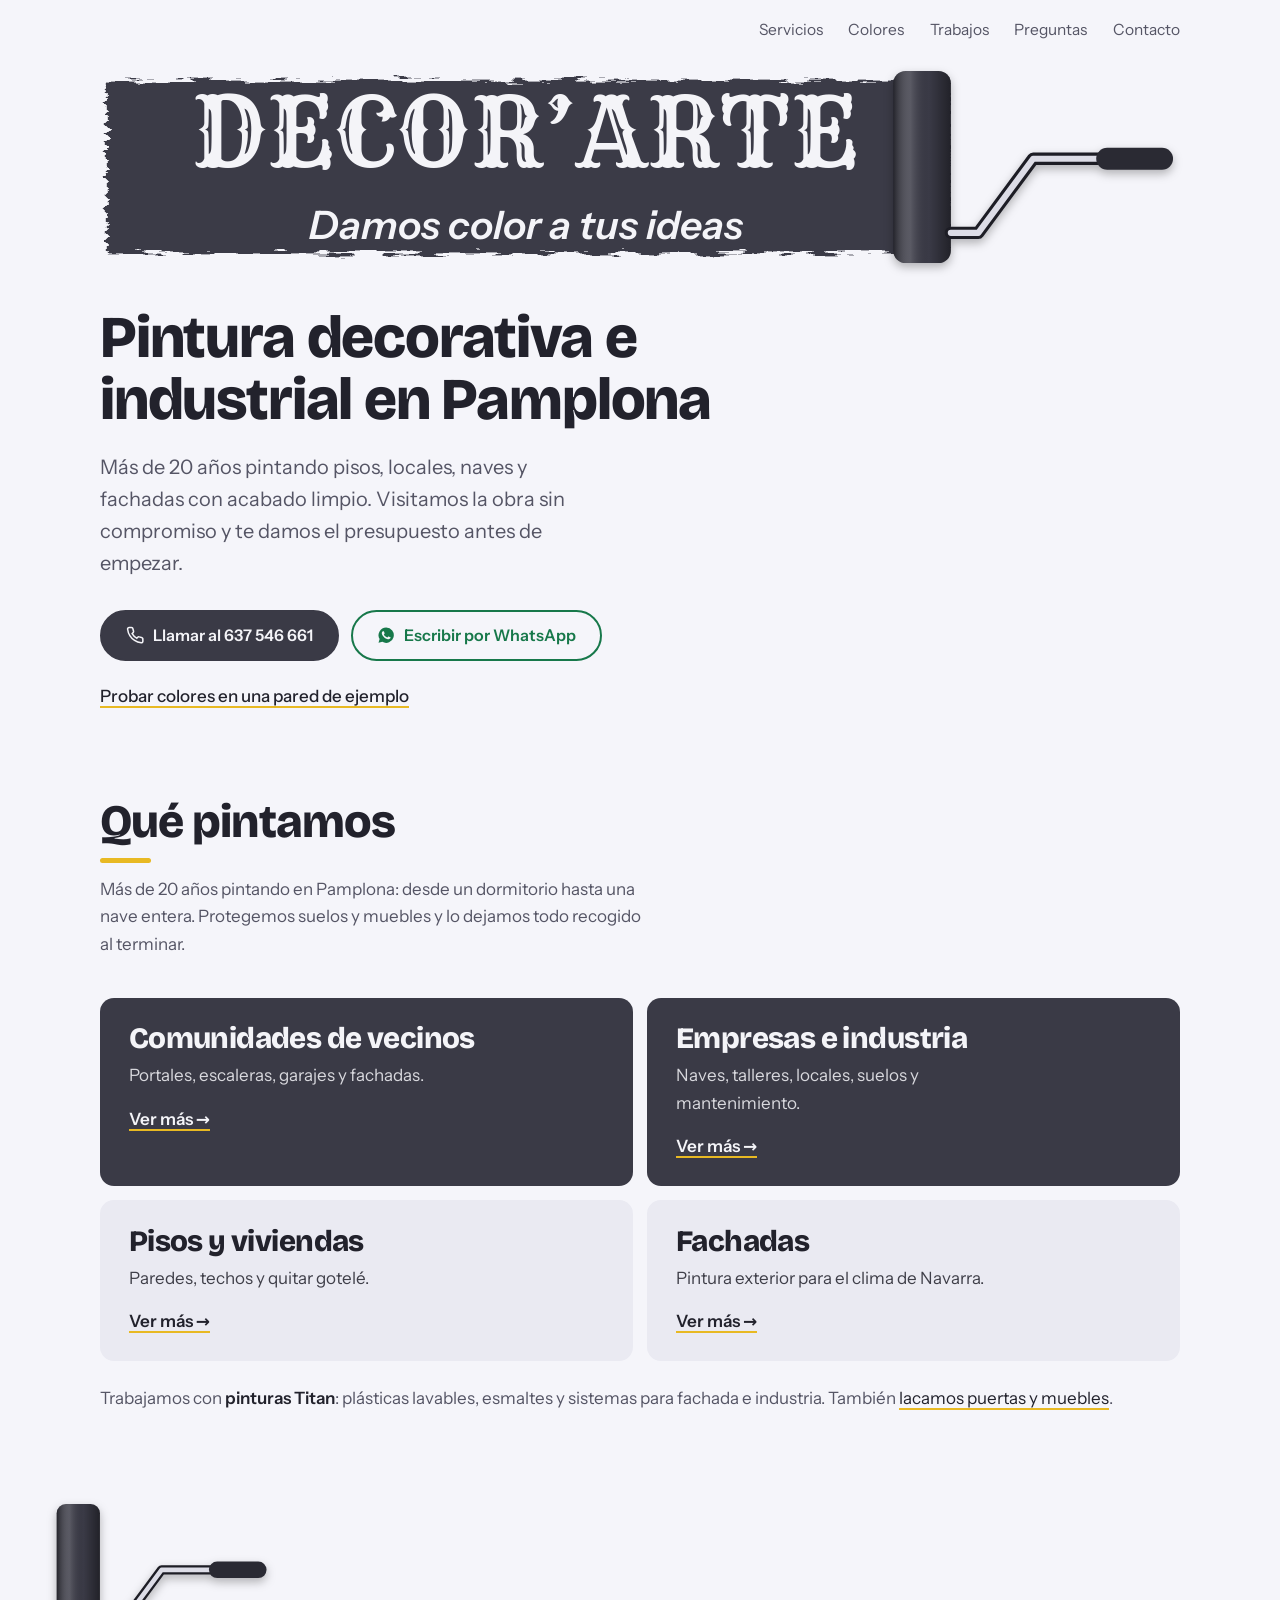
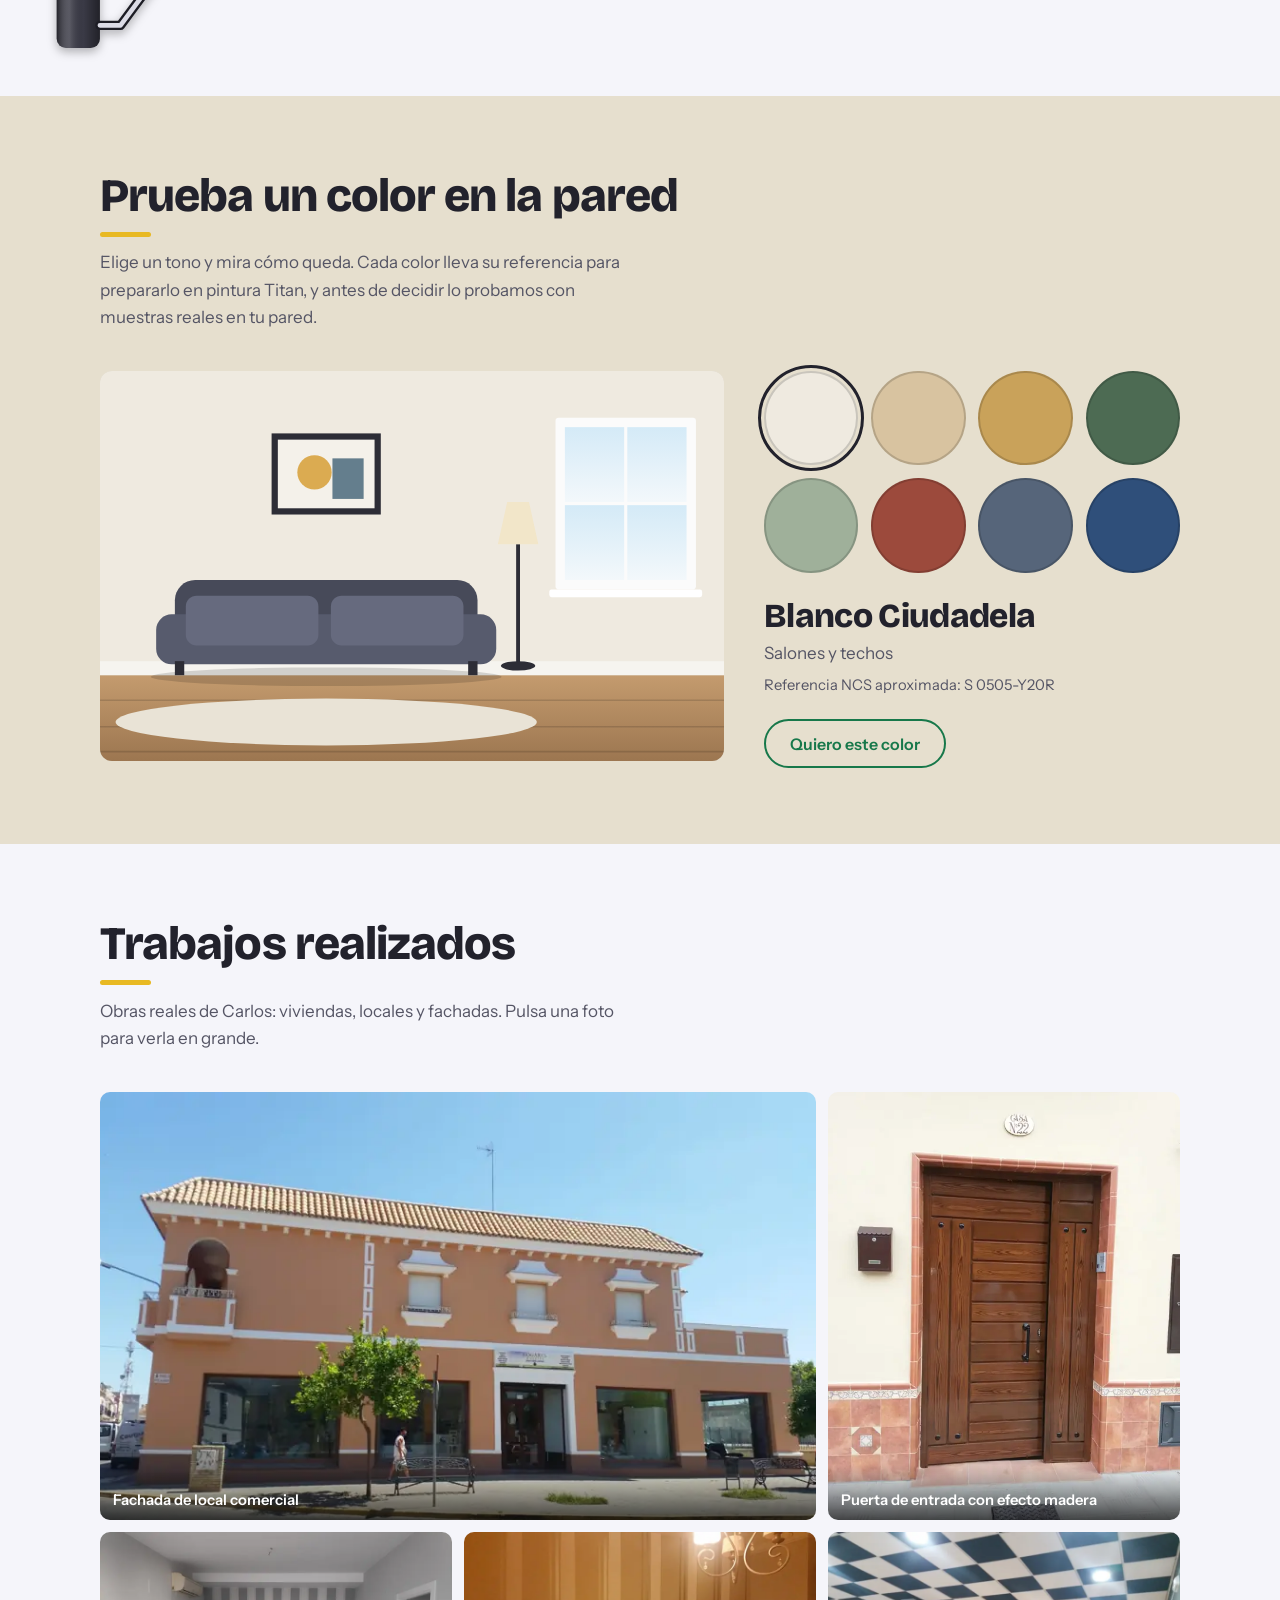
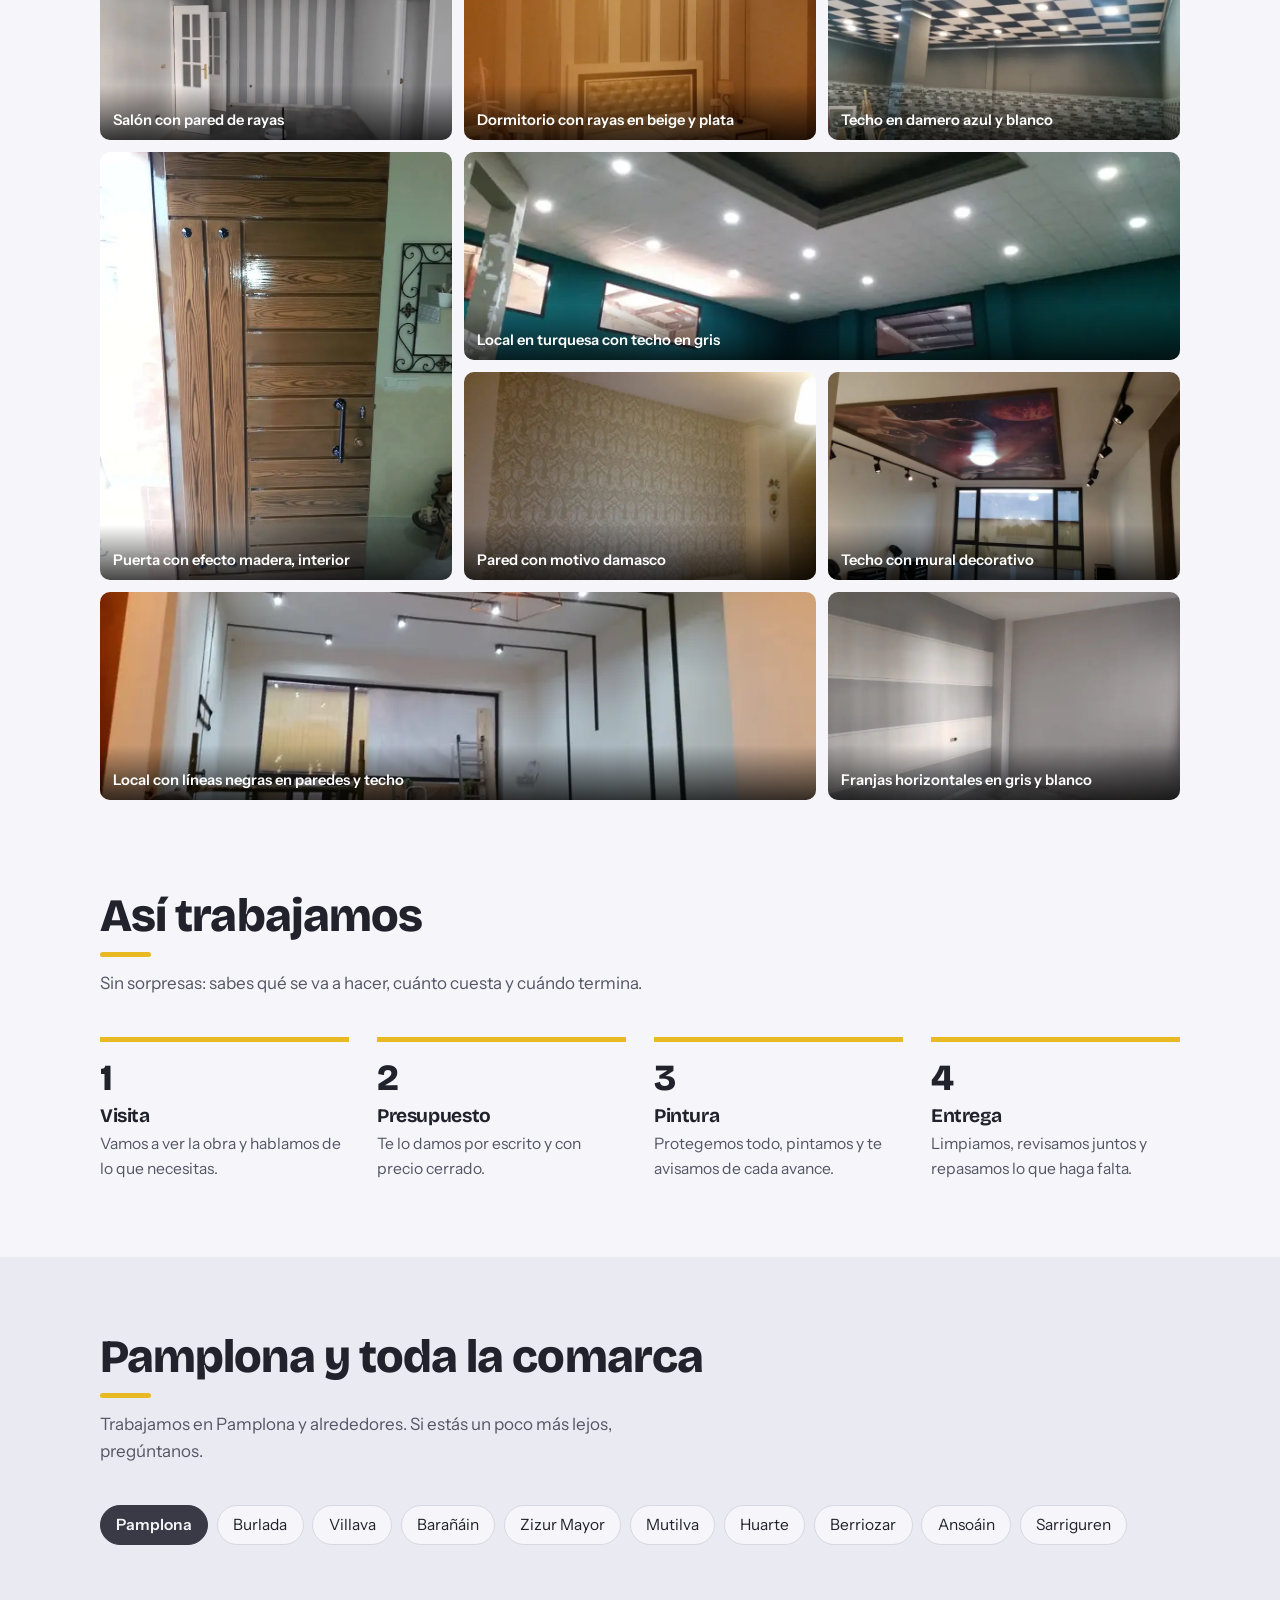
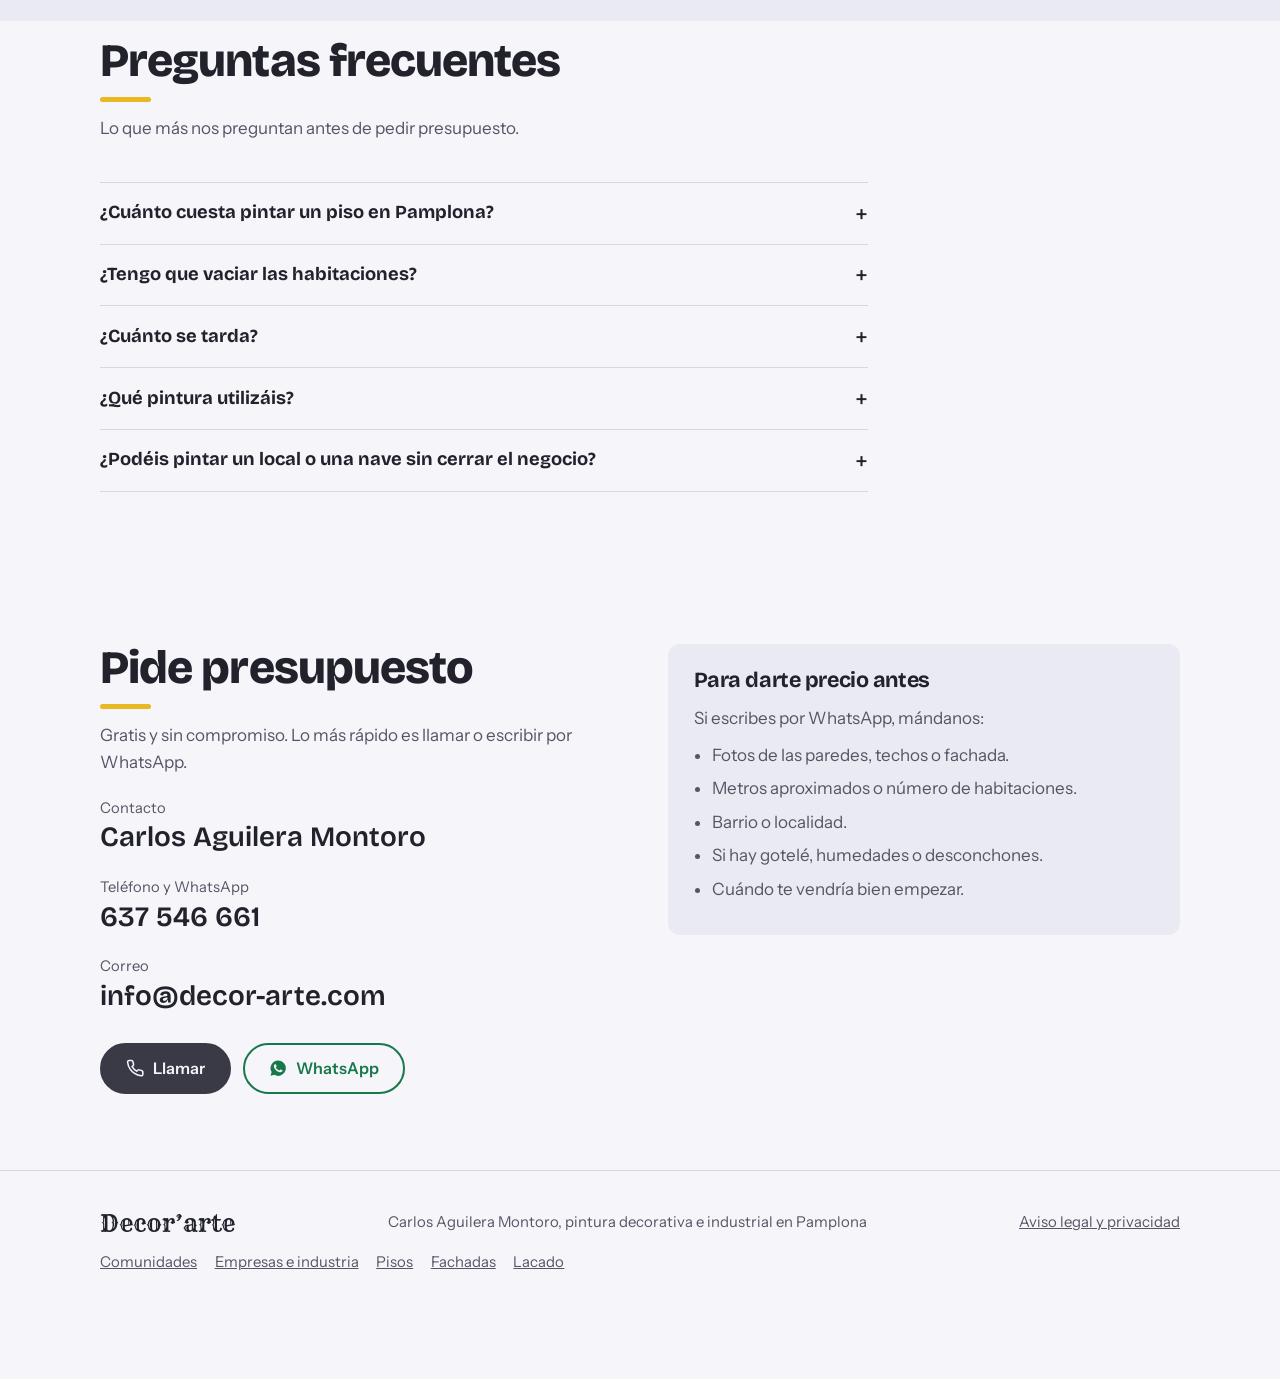
<file: index.html>
<!DOCTYPE html>
<html lang="es">
<head>
<meta charset="utf-8">
<meta http-equiv="Content-Security-Policy" content="default-src 'self'; script-src 'self' 'unsafe-inline' https://static.cloudflareinsights.com; style-src 'self' 'unsafe-inline'; img-src 'self' data:; font-src 'self'; connect-src 'self' https://cloudflareinsights.com; object-src 'none'; base-uri 'self'; form-action 'self' mailto:">
<meta name="viewport" content="width=device-width, initial-scale=1, viewport-fit=cover">
<title>Decor’arte · Pintores en Pamplona · Pintura decorativa e industrial</title>
<meta name="description" content="Pintura decorativa e industrial en Pamplona y comarca. Pisos, locales, naves y fachadas. Llama al 637 546 661 y pide presupuesto sin compromiso.">
<link rel="canonical" href="https://decor-arte.com/">
<meta property="og:url" content="https://decor-arte.com/">
<meta property="og:type" content="website">
<meta property="og:title" content="Decor’arte · Pintura decorativa e industrial en Pamplona">
<meta property="og:description" content="Damos color a tus ideas. Pisos, locales, naves y fachadas en Pamplona y comarca. Presupuesto sin compromiso: 637 546 661.">
<meta property="og:locale" content="es_ES">
<meta property="og:site_name" content="Decor’arte">
<meta property="og:image" content="https://decor-arte.com/og-image.png">
<meta property="og:image:width" content="1200">
<meta property="og:image:height" content="630">
<meta property="og:image:alt" content="Decor’arte, pintura decorativa e industrial en Pamplona. Damos color a tus ideas.">
<meta name="twitter:card" content="summary_large_image">
<link rel="icon" type="image/svg+xml" href="/favicon.svg">
<link rel="icon" href="/favicon.ico" sizes="48x48">
<link rel="icon" type="image/png" sizes="32x32" href="/favicon-32.png">
<link rel="icon" type="image/png" sizes="192x192" href="/icon-192.png">
<link rel="apple-touch-icon" href="/apple-touch-icon.png">
<meta name="theme-color" content="#3a3a46">
<script>document.documentElement.classList.add('js')</script>
<link rel="preload" href="/fuentes/bricolage-grotesque-normal.woff2" as="font" type="font/woff2" crossorigin>
<style>
@font-face { font-family: 'Bricolage Grotesque'; font-style: normal; font-weight: 400 800; font-stretch: 100%; font-display: swap; src: url(/fuentes/bricolage-grotesque-normal.woff2) format('woff2'); unicode-range: U+0000-00FF, U+0131, U+0152-0153, U+02BB-02BC, U+02C6, U+02DA, U+02DC, U+0304, U+0308, U+0329, U+2000-206F, U+20AC, U+2122, U+2191, U+2193, U+2212, U+2215, U+FEFF, U+FFFD; }
@font-face { font-family: 'Instrument Sans'; font-style: italic; font-weight: 600; font-stretch: 100%; font-display: swap; src: url(/fuentes/instrument-sans-italic.woff2) format('woff2'); unicode-range: U+0000-00FF, U+0131, U+0152-0153, U+02BB-02BC, U+02C6, U+02DA, U+02DC, U+0304, U+0308, U+0329, U+2000-206F, U+20AC, U+2122, U+2191, U+2193, U+2212, U+2215, U+FEFF, U+FFFD; }
@font-face { font-family: 'Instrument Sans'; font-style: normal; font-weight: 400; font-stretch: 100%; font-display: swap; src: url(/fuentes/instrument-sans-normal.woff2) format('woff2'); unicode-range: U+0000-00FF, U+0131, U+0152-0153, U+02BB-02BC, U+02C6, U+02DA, U+02DC, U+0304, U+0308, U+0329, U+2000-206F, U+20AC, U+2122, U+2191, U+2193, U+2212, U+2215, U+FEFF, U+FFFD; }
@font-face { font-family: 'Instrument Sans'; font-style: normal; font-weight: 500; font-stretch: 100%; font-display: swap; src: url(/fuentes/instrument-sans-normal.woff2) format('woff2'); unicode-range: U+0000-00FF, U+0131, U+0152-0153, U+02BB-02BC, U+02C6, U+02DA, U+02DC, U+0304, U+0308, U+0329, U+2000-206F, U+20AC, U+2122, U+2191, U+2193, U+2212, U+2215, U+FEFF, U+FFFD; }
@font-face { font-family: 'Instrument Sans'; font-style: normal; font-weight: 600; font-stretch: 100%; font-display: swap; src: url(/fuentes/instrument-sans-normal.woff2) format('woff2'); unicode-range: U+0000-00FF, U+0131, U+0152-0153, U+02BB-02BC, U+02C6, U+02DA, U+02DC, U+0304, U+0308, U+0329, U+2000-206F, U+20AC, U+2122, U+2191, U+2193, U+2212, U+2215, U+FEFF, U+FFFD; }
@font-face { font-family: 'Rye'; font-style: normal; font-weight: 400; font-display: swap; src: url(/fuentes/rye-normal.woff2) format('woff2'); unicode-range: U+0000-00FF, U+0131, U+0152-0153, U+02BB-02BC, U+02C6, U+02DA, U+02DC, U+0304, U+0308, U+0329, U+2000-206F, U+20AC, U+2122, U+2191, U+2193, U+2212, U+2215, U+FEFF, U+FFFD; }
</style>
<script type="application/ld+json">
{
  "@context": "https://schema.org",
  "@type": "HousePainter",
  "name": "Decor’arte",
  "url": "https://decor-arte.com/",
  "image": "https://decor-arte.com/og-image.png",
  "logo": "https://decor-arte.com/icon-512.png",
  "slogan": "Damos color a tus ideas",
  "description": "Trabajos de pintura decorativa e industrial en Pamplona y comarca.",
  "founder": { "@type": "Person", "name": "Carlos Aguilera Montoro" },
  "telephone": "+34637546661",
  "email": "info@decor-arte.com",
  "address": { "@type": "PostalAddress", "addressLocality": "Pamplona", "addressRegion": "Navarra", "addressCountry": "ES" },
  "areaServed": ["Pamplona","Burlada","Villava","Barañáin","Zizur Mayor","Mutilva","Huarte","Berriozar","Ansoáin","Sarriguren"]
}
</script>
<style>
:root{
  --paper:#f5f5fa; --paper-2:#eaeaf2; --sand:#e6dfce;
  --ink:#22222c; --ink-soft:#555565; --line:#d8d8e3;
  --band:#3a3a46; --band-ink:#f4f4f8;
  --green:#17784a; --focus:#2f5fe0; --accent:#e8b923;
  box-sizing:border-box;
  padding-top:env(safe-area-inset-top,0px);
  padding-bottom:env(safe-area-inset-bottom,0px);
  color-scheme:light;
}
@media (prefers-color-scheme: dark){
  :root:not([data-theme="light"]){
    --paper:#16161c; --paper-2:#1f1f27; --sand:#23222a;
    --ink:#ececf2; --ink-soft:#a8a8b8; --line:#33333f;
    --band:#4c4c5e; --band-ink:#f6f6fa;
    --green:#3cc88a; --focus:#ffd24a;
    color-scheme:dark;
  }
}
:root[data-theme="dark"]{
  --paper:#16161c; --paper-2:#1f1f27; --sand:#23222a;
  --ink:#ececf2; --ink-soft:#a8a8b8; --line:#33333f;
  --band:#4c4c5e; --band-ink:#f6f6fa;
  --green:#3cc88a; --focus:#ffd24a;
  color-scheme:dark;
}
html{scroll-padding-top:env(safe-area-inset-top,0px);scroll-behavior:smooth}
*,*::before,*::after{box-sizing:border-box}
body{margin:0;background:var(--paper);color:var(--ink);font:400 1.0625rem/1.6 "Instrument Sans",system-ui,-apple-system,"Segoe UI",sans-serif;-webkit-font-smoothing:antialiased}
h1,h2,h3{font-family:"Bricolage Grotesque","Instrument Sans",system-ui,sans-serif;margin:0;line-height:1.05;letter-spacing:-.02em}
p{margin:0}
a{color:inherit}
:focus-visible{outline:3px solid var(--focus);outline-offset:3px;border-radius:4px}
.wrap{max-width:70rem;margin:0 auto;padding-inline:1.25rem}
.vh{position:absolute;width:1px;height:1px;overflow:hidden;clip:rect(0 0 0 0);white-space:nowrap}

/* Cabecera */
.top{display:flex;align-items:center;justify-content:space-between;gap:1.5rem;padding-block:1.1rem}
.who{font-weight:600}
.top nav{display:flex;gap:1.6rem;font-size:.97rem;margin-left:auto}
.top nav a{text-decoration:none;color:var(--ink-soft)}
.top nav a:hover{color:var(--ink)}
.tel{font-weight:600;text-decoration:none;border-bottom:2px solid var(--accent)}
@media (max-width:760px){header{display:none}.hero{padding-top:1.5rem}}
.minibar{position:fixed;top:0;left:0;right:0;z-index:30;padding-top:env(safe-area-inset-top,0px);background:var(--paper);border-bottom:1px solid var(--line);transform:translateY(-105%);transition:transform .3s ease}
.minibar.on{transform:none}
.minibar .wrap{display:flex;align-items:center;justify-content:space-between;gap:1rem;padding-block:.55rem}
.mini-mark{font:400 1.35rem/1 "Rye","Rockwell",Georgia,serif;text-decoration:none}
.btn.sm{padding:.55rem 1.1rem;font-size:.95rem}
@media (min-width:761px){html{scroll-padding-top:calc(env(safe-area-inset-top,0px) + 4.5rem)}}
@media (max-width:760px){.minibar{display:none}}
@media (prefers-reduced-motion: reduce){.minibar{transition:none}}

/* Botones */
.btn{display:inline-flex;align-items:center;gap:.55rem;padding:.9rem 1.5rem;border-radius:999px;font:600 1rem/1 "Instrument Sans",system-ui,sans-serif;text-decoration:none;border:2px solid var(--band);cursor:pointer;background:transparent;color:var(--ink)}
.btn.primary{background:var(--band);color:var(--band-ink)}
.btn.wa{border-color:var(--green);color:var(--green)}
.btn svg{width:1.15em;height:1.15em;flex:none}
.ctas{display:flex;flex-wrap:wrap;gap:.75rem}

/* Rodillo reutilizable: el borde derecho del cabezal marca hasta dónde llega la pintura */
.roller{position:absolute;top:0;height:var(--rh,100%);aspect-ratio:210/140;left:calc(var(--r) * 100%);transform:translateX(-21%);pointer-events:none;z-index:3;filter:drop-shadow(0 4px 5px rgba(0,0,0,.28))}
.roller svg{display:block;width:100%;height:100%}
.stage{--r:1;--p:1;--paint:var(--band);position:relative;height:var(--h)}
.js .hero-stage,.js .scroll-stage{--r:0;--p:0}
.band{position:absolute;inset:0;container-type:inline-size;clip-path:inset(0 calc((1 - var(--p)) * 100%) 0 0)}
.band-bg{position:absolute;inset:0;width:100%;height:100%;color:var(--band)}

/* Hero */
.hero{padding:.5rem 0 4.5rem}
.hero-stage{--h:clamp(5.5rem,12vw + 3rem,12rem);margin-right:calc(var(--h) * 1.19)}
.mark{position:absolute;inset:0;display:grid;place-content:center;text-align:center;color:var(--band-ink);padding-inline:4cqw}
.mark b{display:block;font:400 11.2cqw/1 "Rye","Rockwell",Georgia,serif;letter-spacing:.01em}
.mark i{display:block;margin-top:.55em;font:italic 600 4.6cqw/1.2 "Instrument Sans",system-ui,sans-serif}
.hero-copy{margin-top:2.75rem;max-width:44rem}
.js .hero-copy{opacity:0;transition:opacity .7s ease}
.js .hero-copy.in{opacity:1}
.hero h1{font-size:clamp(2.1rem,5.4vw,3.7rem);font-weight:800;max-width:17ch}
.hero .lead{font-size:clamp(1.05rem,2vw,1.25rem);color:var(--ink-soft);max-width:38ch;margin:1.25rem 0 1.9rem}
.textlink{display:inline-block;margin-top:1.4rem;font-weight:500;text-decoration:underline;text-decoration-thickness:2px;text-underline-offset:4px;text-decoration-color:var(--accent)}

/* Secciones */
section{padding:4.75rem 0}
section h2{font-size:clamp(1.9rem,4.2vw,2.9rem);font-weight:800;margin-bottom:.8rem}
.intro{color:var(--ink-soft);max-width:50ch;margin-bottom:2.5rem}

/* Servicios */
.duo{display:grid;grid-template-columns:1fr 1fr;border-radius:14px;overflow:hidden}
.svcs{display:grid;grid-template-columns:repeat(2,minmax(0,1fr));gap:.9rem}
.svc{display:block;padding:1.6rem clamp(1.1rem,2.5vw,1.8rem);border-radius:14px;background:var(--paper-2);text-decoration:none;transition:transform .2s,box-shadow .2s}
.svc.feat{background:var(--band);color:var(--band-ink)}
.svc h3{font-size:clamp(1.35rem,2.6vw,1.85rem);font-weight:800}
.svc p{margin:.5rem 0 1rem;opacity:.85;max-width:32ch}
.svc b{font-weight:600;border-bottom:2px solid var(--accent)}
@media (hover:hover){.svc:hover{transform:translateY(-3px);box-shadow:0 10px 22px rgba(0,0,0,.18)}}
@media (max-width:640px){.svcs{grid-template-columns:1fr}}
.panel{padding:2.4rem clamp(1.25rem,3vw,2.6rem) 1.6rem}
.panel.deco{background:var(--paper-2)}
.panel.indus{background:var(--band);color:var(--band-ink)}
.panel h3{font-size:clamp(1.7rem,3vw,2.2rem);font-weight:800}
.panel>p{margin:.6rem 0 1.6rem;max-width:34ch;opacity:.85}
.panel ul{list-style:none;margin:0;padding:0}
.panel li{padding:.95rem 0;border-top:1px solid rgba(128,128,140,.4);font-weight:600}
.panel li span{display:block;font-weight:400;opacity:.78;font-size:.96rem}
@media (max-width:760px){.duo{grid-template-columns:1fr}}

/* Banda que se pinta al hacer scroll */
.bandsec{padding:1rem 0 3rem}
.scroll-stage{--h:clamp(5rem,9vw + 2rem,9rem);margin-right:calc(var(--h) * 1.19)}
.big{position:absolute;inset:0;display:grid;place-items:center;text-align:center;padding-inline:5cqw;color:var(--band-ink);font:800 clamp(1.4rem,6.4cqw,3.6rem)/1.05 "Bricolage Grotesque",system-ui,sans-serif;letter-spacing:-.02em;text-wrap:balance}

/* Probador de color */
.tester{background:var(--sand)}
.lab{display:grid;grid-template-columns:minmax(0,1.5fr) minmax(0,1fr);gap:2.5rem;align-items:start}
.room{--r:-.7;--p:0;--paint:#efeae0;--rh:78%;position:relative;aspect-ratio:8/5;overflow:hidden;border-radius:12px;background:#d9d3c6}
.wall-old,.wall-new{position:absolute;left:0;right:0;top:0;height:78%}
.wall-old{background:#efeae0}
.wall-new{background:#efeae0;clip-path:inset(0 calc((1 - var(--p)) * 100%) 0 0)}
.fixtures{position:absolute;inset:0;width:100%;height:100%}
.swatches{display:grid;grid-template-columns:repeat(4,1fr);gap:.8rem;border:0;padding:0;margin:0 0 1.6rem}
.sw{position:relative;display:block}
.sw input{position:absolute;inset:0;width:100%;height:100%;margin:0;opacity:0;cursor:pointer}
.sw span{display:block;aspect-ratio:1;border-radius:50%;background:var(--c);border:2px solid rgba(0,0,0,.16)}
.sw input:checked + span{outline:3px solid var(--ink);outline-offset:3px}
.sw input:focus-visible + span{outline:3px solid var(--focus);outline-offset:3px}
.cname{font:800 clamp(1.6rem,3vw,2.1rem)/1.1 "Bricolage Grotesque",system-ui,sans-serif;letter-spacing:-.02em}
.cuse{color:var(--ink-soft);margin:.3rem 0 1.4rem}
@media (max-width:860px){.lab{grid-template-columns:1fr;gap:1.75rem}}

/* Trabajos */
.gallery{display:grid;grid-template-columns:repeat(3,minmax(0,1fr));grid-auto-rows:13rem;grid-auto-flow:dense;gap:.75rem;margin:0;padding:0;list-style:none}
.gallery li{position:relative;margin:0;border-radius:10px;overflow:hidden;background:var(--paper-2)}
.gallery .wide{grid-column:span 2}
.gallery .tall{grid-row:span 2}
.gallery a{display:block;height:100%;color:#fff;text-decoration:none}
.gallery img{display:block;width:100%;height:100%;object-fit:cover;transition:transform .4s ease}
.gallery a:hover img{transform:scale(1.04)}
.gallery span{position:absolute;left:0;right:0;bottom:0;padding:1.6rem .8rem .65rem;font-size:.92rem;font-weight:600;line-height:1.3;background:linear-gradient(transparent,rgba(0,0,0,.72))}
@media (max-width:860px){.gallery{grid-template-columns:repeat(2,minmax(0,1fr));grid-auto-rows:11rem}}
@media (max-width:480px){.gallery{grid-auto-rows:8.5rem}.gallery span{font-size:.8rem;padding:1.2rem .55rem .5rem}}
@media (prefers-reduced-motion: reduce){.gallery img{transition:none}}
.lightbox{border:0;padding:0;background:transparent;max-width:min(96vw,1600px);max-height:96vh;color:#fff}
.lightbox::backdrop{background:rgba(10,10,14,.9)}
.lightbox img{display:block;max-width:100%;max-height:calc(96vh - 4rem);margin:0 auto;border-radius:6px}
.lightbox p{text-align:center;margin-top:.7rem;font-weight:600}
.lb-btn{position:fixed;top:50%;transform:translateY(-50%);width:3rem;height:3rem;border-radius:50%;border:0;background:rgba(255,255,255,.16);color:#fff;font-size:1.6rem;line-height:1;cursor:pointer}
.lb-prev{left:.75rem}.lb-next{right:.75rem}
.lb-close{top:1rem;right:.75rem;transform:none}

/* Proceso */
.steps{list-style:none;margin:0;padding:0;display:grid;grid-template-columns:repeat(4,1fr);gap:1.75rem;counter-reset:s}
.steps li{counter-increment:s;padding-top:1.1rem;border-top:5px solid var(--accent)}
.steps li::before{content:counter(s);display:block;font:800 2.3rem/1 "Bricolage Grotesque",system-ui,sans-serif;margin-bottom:.6rem}
.steps h3{font-size:1.2rem;font-weight:700;margin-bottom:.3rem}
.steps p{color:var(--ink-soft);font-size:.98rem}
@media (max-width:860px){.steps{grid-template-columns:repeat(2,1fr)}}
@media (max-width:480px){.steps{grid-template-columns:1fr}}

/* Zona */
.zona{background:var(--paper-2)}
.towns{display:flex;flex-wrap:wrap;gap:.55rem;margin:0;padding:0;list-style:none}
.towns li{border:1.5px solid var(--line);background:var(--paper);border-radius:999px;padding:.4rem .95rem;font-size:.97rem}
.towns li.main{background:var(--band);color:var(--band-ink);border-color:var(--band);font-weight:600}

/* Contacto */
.contact{display:grid;grid-template-columns:1fr 1fr;gap:3.5rem;align-items:start}
.contact dl{margin:0}
.contact dt{color:var(--ink-soft);font-size:.92rem;margin-top:1.3rem}
.contact dd{margin:0;font:600 clamp(1.3rem,2.6vw,1.75rem)/1.25 "Bricolage Grotesque",system-ui,sans-serif;overflow-wrap:anywhere}
.contact dd a{text-decoration:none}
.contact .ctas{margin-top:1.8rem}
form{display:grid;gap:1rem;background:var(--paper-2);padding:1.6rem;border-radius:12px}
label.f{display:grid;gap:.35rem;font-size:.93rem;font-weight:500}
input.t,select,textarea{font:inherit;color:var(--ink);background:var(--paper);border:1.5px solid var(--line);border-radius:8px;padding:.7rem .8rem;width:100%}
textarea{min-height:7rem;resize:vertical}
form .btn{justify-self:start}
@media (max-width:860px){.contact{grid-template-columns:1fr;gap:2.5rem}}

.titan{margin-top:1.5rem;color:var(--ink-soft)}
.titan b{color:var(--ink)}
.ncs{font-size:.92rem;color:var(--ink-soft);margin:-1rem 0 1.4rem}
.faq{max-width:48rem}
.faq details{border-top:1px solid var(--line);padding:1.1rem 0}
.faq details:last-of-type{border-bottom:1px solid var(--line)}
.faq summary{cursor:pointer;list-style:none;display:flex;justify-content:space-between;align-items:center;gap:1rem;font:700 1.15rem/1.3 "Bricolage Grotesque",system-ui,sans-serif}
.faq summary::-webkit-details-marker{display:none}
.faq summary::after{content:"+";flex:none;font-weight:400;font-size:1.6rem;line-height:1;transition:transform .2s}
.faq details[open] summary::after{transform:rotate(45deg)}
.faq details p{color:var(--ink-soft);margin-top:.6rem;max-width:60ch}
.tips{background:var(--paper-2);padding:1.6rem;border-radius:12px}
.tips h3{font-size:1.35rem;font-weight:700;margin-bottom:.8rem}
.tips ul{margin:0;padding-left:1.15rem;color:var(--ink-soft)}
.tips li{margin:.4rem 0}
footer{border-top:1px solid var(--line);padding:2.5rem 0 6.5rem;color:var(--ink-soft);font-size:.93rem}
.foot-links{display:flex;flex-wrap:wrap;gap:.3rem 1.1rem;flex-basis:100%;order:3}.titan a{text-decoration:underline;text-decoration-color:var(--accent);text-decoration-thickness:2px;text-underline-offset:4px;color:var(--ink)}
footer .wrap{display:flex;flex-wrap:wrap;justify-content:space-between;align-items:center;gap:1rem}
.foot-mark{font:400 1.5rem/1 "Rye","Rockwell",Georgia,serif;color:var(--ink)}

/* Barra de contacto en móvil */
.callbar{display:none}
@media (max-width:760px){
  .callbar{display:grid;grid-template-columns:1fr 1fr;gap:.6rem;position:fixed;left:0;right:0;bottom:0;z-index:20;padding:.7rem 1rem;padding-bottom:calc(.7rem + env(safe-area-inset-bottom,0px));background:var(--paper);border-top:1px solid var(--line)}
  .callbar .btn{justify-content:center;padding:.85rem}
  .callbar .btn.wa{background:var(--green);border-color:var(--green);color:#fff}
}
.js .callbar{transform:translateY(110%);transition:transform .35s cubic-bezier(.2,.7,.2,1)}
.js .callbar.on{transform:none}

/* Detalles de movimiento, discretos */
.btn{transition:transform .2s ease,box-shadow .2s ease,background-color .2s ease}
@media (hover:hover){
  .btn:hover{transform:translateY(-2px);box-shadow:0 6px 16px -6px rgba(0,0,0,.35)}
}
.btn:active{transform:translateY(0);box-shadow:none}
.top nav a{background:linear-gradient(var(--accent),var(--accent)) 0 100%/0 2px no-repeat;padding-bottom:3px;transition:background-size .25s ease,color .2s ease}
.top nav a:hover{background-size:100% 2px}
:root{interpolate-size:allow-keywords}
.faq details::details-content{block-size:0;overflow:clip;transition:block-size .35s ease,content-visibility .35s allow-discrete}
.faq details[open]::details-content{block-size:auto}
.lightbox[open]{animation:lbin .25s ease}
@keyframes lbin{from{opacity:0;transform:scale(.97)}to{opacity:1;transform:none}}

/* Aparición suave al hacer scroll (solo con JS y sin "reducir movimiento") */
.js .rv{opacity:0;transform:translateY(18px);transition:opacity .7s ease var(--d,0ms),transform .7s ease var(--d,0ms)}
.js .rv.in{opacity:1;transform:none}
.js section h2.rv::after{content:"";display:block;width:3.2rem;height:5px;margin-top:.7rem;background:var(--accent);border-radius:3px;transform:scaleX(0);transform-origin:left;transition:transform .8s ease .25s}
.js section h2.rv.in::after{transform:scaleX(1)}
@media (prefers-reduced-motion: reduce){
  html{scroll-behavior:auto}.js .hero-copy{transition:none}
  .btn,.top nav a,.callbar,.js .callbar{transition:none}
  .btn:hover{transform:none;box-shadow:none}
  .lightbox[open]{animation:none}
  .faq details::details-content{transition:none}
}
</style>
</head>
<body>

<!-- Símbolo del rodillo (inspirado en el logo de la tarjeta) -->
<svg width="0" height="0" style="position:absolute" aria-hidden="true" focusable="false">
  <defs>
    <linearGradient id="rshade" x1="0" y1="0" x2="1" y2="0">
      <stop offset="0" stop-color="#000" stop-opacity=".38"/>
      <stop offset=".3" stop-color="#fff" stop-opacity=".16"/>
      <stop offset=".62" stop-color="#000" stop-opacity="0"/>
      <stop offset="1" stop-color="#000" stop-opacity=".42"/>
    </linearGradient>
    <symbol id="roller" viewBox="0 0 210 140">
      <rect x="2" y="0" width="42" height="140" rx="9" style="fill:var(--paint,#3a3a46)"/>
      <rect x="2" y="0" width="42" height="140" rx="9" fill="url(#rshade)"/>
      <path d="M44 118 H64 L104 64 H156" fill="none" stroke="#1d1d25" stroke-width="9" stroke-linecap="round" stroke-linejoin="round"/>
      <path d="M44 118 H64 L104 64 H156" fill="none" stroke="#dcdce6" stroke-width="4.5" stroke-linecap="round" stroke-linejoin="round"/>
      <rect x="150" y="56" width="56" height="16" rx="8" fill="#2a2a33"/>
    </symbol>
    <filter id="rough" x="-3%" y="-12%" width="106%" height="124%">
      <feTurbulence type="fractalNoise" baseFrequency="0.03 0.22" numOctaves="3" seed="7" result="n"/>
      <feDisplacementMap in="SourceGraphic" in2="n" scale="18" xChannelSelector="R" yChannelSelector="G"/>
    </filter>
  </defs>
</svg>

<header>
  <div class="wrap top">
    <nav aria-label="Secciones">
      <a href="#servicios">Servicios</a>
      <a href="#colores">Colores</a>
      <a href="#trabajos">Trabajos</a>
      <a href="#preguntas">Preguntas</a>
      <a href="#contacto">Contacto</a>
    </nav>
  </div>
</header>

<div class="minibar" id="minibar" inert>
  <div class="wrap">
    <a class="mini-mark" href="#">Decor’arte</a>
    <div class="ctas">
      <a class="btn primary sm" href="tel:+34637546661">Llamar</a>
      <a class="btn wa sm" href="https://wa.me/34637546661?text=Hola%20Carlos%2C%20querr%C3%ADa%20pedir%20un%20presupuesto%20de%20pintura.">WhatsApp</a>
    </div>
  </div>
</div>

<main>
<div class="hero">
  <div class="wrap">
    <div class="stage hero-stage">
      <div class="band">
        <svg class="band-bg" viewBox="0 0 1000 200" preserveAspectRatio="none" aria-hidden="true">
          <rect x="8" y="10" width="990" height="180" fill="currentColor" filter="url(#rough)"/>
        </svg>
        <div class="mark" role="img" aria-label="Decor’arte. Damos color a tus ideas">
          <b>DECOR’ARTE</b>
          <i>Damos color a tus ideas</i>
        </div>
      </div>
      <div class="roller" aria-hidden="true"><svg viewBox="0 0 210 140"><use href="#roller"/></svg></div>
    </div>

    <div class="hero-copy">
      <h1>Pintura decorativa e industrial en Pamplona</h1>
      <p class="lead">Más de 20 años pintando pisos, locales, naves y fachadas con acabado limpio. Visitamos la obra sin compromiso y te damos el presupuesto antes de empezar.</p>
      <div class="ctas">
        <a class="btn primary" href="tel:+34637546661">
          <svg viewBox="0 0 24 24" fill="none" stroke="currentColor" stroke-width="2" aria-hidden="true"><path d="M22 16.9v3a2 2 0 0 1-2.2 2 19.8 19.8 0 0 1-8.6-3.1 19.5 19.5 0 0 1-6-6A19.8 19.8 0 0 1 2.1 4.2 2 2 0 0 1 4.1 2h3a2 2 0 0 1 2 1.7c.1 1 .4 1.9.7 2.8a2 2 0 0 1-.5 2.1L8 9.9a16 16 0 0 0 6 6l1.3-1.3a2 2 0 0 1 2.1-.4c.9.3 1.8.6 2.8.7a2 2 0 0 1 1.7 2z"/></svg>
          Llamar al 637 546 661
        </a>
        <a class="btn wa" href="https://wa.me/34637546661?text=Hola%20Carlos%2C%20querr%C3%ADa%20pedir%20un%20presupuesto%20de%20pintura.">
          <svg viewBox="0 0 24 24" fill="currentColor" aria-hidden="true"><path d="M12 2a10 10 0 0 0-8.6 15.1L2 22l5-1.3A10 10 0 1 0 12 2zm5.2 14.1c-.2.6-1.3 1.2-1.8 1.2-.5.1-1 .1-3.3-.8-2.8-1.1-4.6-4-4.7-4.2-.1-.2-1.1-1.5-1.1-2.9s.7-2 1-2.3c.2-.3.5-.3.7-.3h.5c.2 0 .4 0 .6.5l.8 2c.1.2.1.4 0 .5l-.3.5-.4.4c-.1.1-.3.3-.1.6.2.3.8 1.3 1.7 2.1 1.2 1 2.1 1.3 2.4 1.5.3.1.5.1.6-.1l.9-1c.2-.3.4-.2.6-.1l1.9.9c.3.1.5.2.5.3.1.2.1.7-.1 1.2z"/></svg>
          Escribir por WhatsApp
        </a>
      </div>
      <a class="textlink" href="#colores">Probar colores en una pared de ejemplo</a>
    </div>
  </div>
</div>

<section id="servicios" style="padding-top:1rem">
  <div class="wrap">
    <h2>Qué pintamos</h2>
    <p class="intro">Más de 20 años pintando en Pamplona: desde un dormitorio hasta una nave entera. Protegemos suelos y muebles y lo dejamos todo recogido al terminar.</p>
    <div class="svcs">
      <a class="svc feat" href="/pintores-comunidades-pamplona/"><h3>Comunidades de vecinos</h3><p>Portales, escaleras, garajes y fachadas.</p><b>Ver más →</b></a>
      <a class="svc feat" href="/pintura-industrial-empresas-pamplona/"><h3>Empresas e industria</h3><p>Naves, talleres, locales, suelos y mantenimiento.</p><b>Ver más →</b></a>
      <a class="svc" href="/pintores-pisos-pamplona/"><h3>Pisos y viviendas</h3><p>Paredes, techos y quitar gotelé.</p><b>Ver más →</b></a>
      <a class="svc" href="/pintura-fachadas-pamplona/"><h3>Fachadas</h3><p>Pintura exterior para el clima de Navarra.</p><b>Ver más →</b></a>
    </div>
    <p class="titan">Trabajamos con <b>pinturas Titan</b>: plásticas lavables, esmaltes y sistemas para fachada e industria. También <a href="/lacado-puertas-muebles-pamplona/">lacamos puertas y muebles</a>.</p>
  </div>
</section>

<div class="bandsec">
  <div class="wrap">
    <div class="stage scroll-stage">
      <div class="band">
        <svg class="band-bg" viewBox="0 0 1000 200" preserveAspectRatio="none" aria-hidden="true">
          <rect x="8" y="10" width="990" height="180" fill="currentColor" filter="url(#rough)"/>
        </svg>
        <div class="big">Damos color a tus ideas</div>
      </div>
      <div class="roller" aria-hidden="true"><svg viewBox="0 0 210 140"><use href="#roller"/></svg></div>
    </div>
  </div>
</div>

<section id="colores" class="tester">
  <div class="wrap">
    <h2>Prueba un color en la pared</h2>
    <p class="intro">Elige un tono y mira cómo queda. Cada color lleva su referencia para prepararlo en pintura Titan, y antes de decidir lo probamos con muestras reales en tu pared.</p>
    <div class="lab">
      <div class="room" id="room" role="img" aria-label="Salón de ejemplo con la pared en el color elegido">
        <div class="wall-old" id="wallOld"></div>
        <div class="wall-new" id="wallNew"></div>
        <svg class="fixtures" viewBox="0 0 800 500" aria-hidden="true">
          <defs>
            <linearGradient id="fl" x1="0" y1="0" x2="0" y2="1"><stop offset="0" stop-color="#c49b6e"/><stop offset="1" stop-color="#9c7650"/></linearGradient>
            <linearGradient id="sky" x1="0" y1="0" x2="0" y2="1"><stop offset="0" stop-color="#d4eaf7"/><stop offset="1" stop-color="#f3f8fb"/></linearGradient>
          </defs>
          <rect y="390" width="800" height="110" fill="url(#fl)"/>
          <path d="M0 422H800M0 456H800M0 488H800" stroke="#00000024" stroke-width="2"/>
          <rect y="372" width="800" height="18" fill="#f6f4ef"/>
          <ellipse cx="290" cy="450" rx="270" ry="30" fill="#e9e3d6"/>
          <rect x="584" y="60" width="180" height="220" rx="4" fill="#fbfbfb"/>
          <rect x="596" y="72" width="76" height="96" fill="url(#sky)"/><rect x="676" y="72" width="76" height="96" fill="url(#sky)"/>
          <rect x="596" y="172" width="76" height="96" fill="url(#sky)"/><rect x="676" y="172" width="76" height="96" fill="url(#sky)"/>
          <rect x="576" y="280" width="196" height="10" rx="3" fill="#fff"/>
          <rect x="220" y="80" width="140" height="104" fill="#2d2d36"/><rect x="228" y="88" width="124" height="88" fill="#f4f1ea"/>
          <circle cx="275" cy="130" r="22" fill="#d9a441" opacity=".9"/><rect x="298" y="112" width="40" height="52" fill="#4c6a7d" opacity=".85"/>
          <path d="M536 222V376" stroke="#2d2d36" stroke-width="5"/>
          <path d="M510 222 L522 168 H550 L562 222Z" fill="#f2e6c9"/>
          <ellipse cx="536" cy="378" rx="22" ry="6" fill="#2d2d36"/>
          <ellipse cx="290" cy="392" rx="225" ry="12" fill="#00000026"/>
          <rect x="96" y="268" width="388" height="92" rx="26" fill="#474a59"/>
          <rect x="72" y="312" width="436" height="64" rx="20" fill="#575b6d"/>
          <rect x="110" y="288" width="170" height="64" rx="14" fill="#666a7e"/><rect x="296" y="288" width="170" height="64" rx="14" fill="#666a7e"/>
          <rect x="96" y="372" width="12" height="18" fill="#2d2d36"/><rect x="472" y="372" width="12" height="18" fill="#2d2d36"/>
        </svg>
        <div class="roller" aria-hidden="true"><svg viewBox="0 0 210 140"><use href="#roller"/></svg></div>
      </div>

      <div>
        <fieldset class="swatches" id="swatches">
          <legend class="vh">Elige un color</legend>
        </fieldset>
        <p class="cname" id="cname" aria-live="polite">Blanco Ciudadela</p>
        <p class="cuse" id="cuse">Salones y techos</p>
        <p class="ncs" id="cncs">Referencia NCS aproximada: S 0505-Y20R</p>
        <a class="btn wa" id="cta" href="https://wa.me/34637546661">Quiero este color</a>
      </div>
    </div>
  </div>
</section>

<section id="trabajos">
  <div class="wrap">
    <h2>Trabajos realizados</h2>
    <p class="intro">Obras reales de Carlos: viviendas, locales y fachadas. Pulsa una foto para verla en grande.</p>
    <ul class="gallery" id="gallery">
      <li class="wide tall"><a href="fotos/fachada-local.webp"><img src="fotos/fachada-local-s.webp" width="800" height="450" loading="lazy" alt="Fachada de un edificio comercial pintada en terracota con molduras y recercados en blanco"><span>Fachada de local comercial</span></a></li>
      <li class="tall"><a href="fotos/puerta-madera-entrada.webp"><img src="fotos/puerta-madera-entrada-s.webp" width="600" height="800" loading="lazy" alt="Puerta de entrada pintada con efecto de veta de madera y acabado brillante"><span>Puerta de entrada con efecto madera</span></a></li>
      <li><a href="fotos/salon-rayas-gris.webp"><img src="fotos/salon-rayas-gris-s.webp" width="800" height="525" loading="lazy" alt="Salón con paredes grises y una pared de rayas verticales en gris y blanco"><span>Salón con pared de rayas</span></a></li>
      <li><a href="fotos/dormitorio-rayas-beige.webp"><img src="fotos/dormitorio-rayas-beige-s.webp" width="800" height="450" loading="lazy" alt="Dormitorio con rayas verticales pintadas en beige, blanco y plata detrás del cabecero"><span>Dormitorio con rayas en beige y plata</span></a></li>
      <li><a href="fotos/techo-damero.webp"><img src="fotos/techo-damero-s.webp" width="800" height="450" loading="lazy" alt="Local con techo de placas en damero azul y blanco y paredes en gris oscuro"><span>Techo en damero azul y blanco</span></a></li>
      <li class="tall"><a href="fotos/puerta-madera-interior.webp"><img src="fotos/puerta-madera-interior-s.webp" width="600" height="800" loading="lazy" alt="Puerta vista desde dentro, pintada con efecto de veta de madera"><span>Puerta con efecto madera, interior</span></a></li>
      <li class="wide"><a href="fotos/local-turquesa.webp"><img src="fotos/local-turquesa-s.webp" width="800" height="450" loading="lazy" alt="Local amplio con paredes turquesa y un cajón de techo en gris"><span>Local en turquesa con techo en gris</span></a></li>
      <li><a href="fotos/pared-damasco.webp"><img src="fotos/pared-damasco-s.webp" width="800" height="450" loading="lazy" alt="Pared de dormitorio con motivo damasco en tonos crema"><span>Pared con motivo damasco</span></a></li>
      <li><a href="fotos/techo-mural.webp"><img src="fotos/techo-mural-s.webp" width="800" height="450" loading="lazy" alt="Techo de un local con un mural espacial enmarcado"><span>Techo con mural decorativo</span></a></li>
      <li class="wide"><a href="fotos/local-lineas-negras.webp"><img src="fotos/local-lineas-negras-s.webp" width="800" height="450" loading="lazy" alt="Local comercial blanco con líneas negras pintadas que recorren paredes y techo"><span>Local con líneas negras en paredes y techo</span></a></li>
      <li><a href="fotos/dormitorio-rayas-horizontales.webp"><img src="fotos/dormitorio-rayas-horizontales-s.webp" width="800" height="525" loading="lazy" alt="Habitación con una pared de franjas horizontales en gris y blanco"><span>Franjas horizontales en gris y blanco</span></a></li>
    </ul>
    <dialog class="lightbox" id="lightbox" aria-label="Foto ampliada">
      <img id="lbImg" alt="">
      <p id="lbCap"></p>
      <button class="lb-btn lb-prev" id="lbPrev" type="button" aria-label="Foto anterior">‹</button>
      <button class="lb-btn lb-next" id="lbNext" type="button" aria-label="Foto siguiente">›</button>
      <button class="lb-btn lb-close" id="lbClose" type="button" aria-label="Cerrar">×</button>
    </dialog>
  </div>
</section>

<section id="como" style="padding-top:1rem">
  <div class="wrap">
    <h2>Así trabajamos</h2>
    <p class="intro">Sin sorpresas: sabes qué se va a hacer, cuánto cuesta y cuándo termina.</p>
    <ol class="steps">
      <li><h3>Visita</h3><p>Vamos a ver la obra y hablamos de lo que necesitas.</p></li>
      <li><h3>Presupuesto</h3><p>Te lo damos por escrito y con precio cerrado.</p></li>
      <li><h3>Pintura</h3><p>Protegemos todo, pintamos y te avisamos de cada avance.</p></li>
      <li><h3>Entrega</h3><p>Limpiamos, revisamos juntos y repasamos lo que haga falta.</p></li>
    </ol>
  </div>
</section>

<section id="zona" class="zona">
  <div class="wrap">
    <h2>Pamplona y toda la comarca</h2>
    <p class="intro">Trabajamos en Pamplona y alrededores. Si estás un poco más lejos, pregúntanos.</p>
    <ul class="towns">
      <li class="main">Pamplona</li><li>Burlada</li><li>Villava</li><li>Barañáin</li><li>Zizur Mayor</li>
      <li>Mutilva</li><li>Huarte</li><li>Berriozar</li><li>Ansoáin</li><li>Sarriguren</li>
    </ul>
  </div>
</section>

<section id="preguntas" style="padding-top:1rem">
  <div class="wrap">
    <h2>Preguntas frecuentes</h2>
    <p class="intro">Lo que más nos preguntan antes de pedir presupuesto.</p>
    <div class="faq">
      <details><summary>¿Cuánto cuesta pintar un piso en Pamplona?</summary><p>Depende de los metros, del estado de las paredes y de si hay que quitar gotelé. Por eso vamos a verlo y te damos un precio cerrado por escrito, sin compromiso.</p></details>
      <details><summary>¿Tengo que vaciar las habitaciones?</summary><p>No. Movemos y cubrimos los muebles, protegemos suelos, enchufes y marcos, y al terminar lo dejamos todo en su sitio.</p></details>
      <details><summary>¿Cuánto se tarda?</summary><p>Depende del tamaño y de la preparación que necesiten las paredes. En el presupuesto te damos fechas concretas de inicio y de entrega.</p></details>
      <details><summary>¿Qué pintura utilizáis?</summary><p>Trabajamos con pinturas Titan, elegidas según el trabajo: plásticas lavables para interiores, esmaltes para puertas y metal, y sistemas específicos para fachadas y suelos industriales.</p></details>
      <details><summary>¿Podéis pintar un local o una nave sin cerrar el negocio?</summary><p>Sí. Nos adaptamos a tus horarios y organizamos el trabajo por zonas para que puedas seguir abierto.</p></details>
    </div>
  </div>
  <script type="application/ld+json">
  {"@context":"https://schema.org","@type":"FAQPage","mainEntity":[
    {"@type":"Question","name":"¿Cuánto cuesta pintar un piso en Pamplona?","acceptedAnswer":{"@type":"Answer","text":"Depende de los metros, del estado de las paredes y de si hay que quitar gotelé. Vamos a verlo y te damos un precio cerrado por escrito, sin compromiso."}},
    {"@type":"Question","name":"¿Tengo que vaciar las habitaciones?","acceptedAnswer":{"@type":"Answer","text":"No. Movemos y cubrimos los muebles, protegemos suelos, enchufes y marcos, y al terminar lo dejamos todo en su sitio."}},
    {"@type":"Question","name":"¿Qué pintura utilizáis?","acceptedAnswer":{"@type":"Answer","text":"Trabajamos con pinturas Titan, elegidas según el trabajo."}}
  ]}
  </script>
</section>

<section id="contacto">
  <div class="wrap contact">
    <div>
      <h2>Pide presupuesto</h2>
      <p class="intro" style="margin-bottom:0">Gratis y sin compromiso. Lo más rápido es llamar o escribir por WhatsApp.</p>
      <dl>
        <dt>Contacto</dt><dd>Carlos Aguilera Montoro</dd>
        <dt>Teléfono y WhatsApp</dt><dd><a href="tel:+34637546661">637 546 661</a></dd>
        <dt>Correo</dt><dd><a href="mailto:info@decor-arte.com">info@decor-arte.com</a></dd>
      </dl>
      <div class="ctas">
        <a class="btn primary" href="tel:+34637546661"><svg viewBox="0 0 24 24" fill="none" stroke="currentColor" stroke-width="2" aria-hidden="true"><path d="M22 16.9v3a2 2 0 0 1-2.2 2 19.8 19.8 0 0 1-8.6-3.1 19.5 19.5 0 0 1-6-6A19.8 19.8 0 0 1 2.1 4.2 2 2 0 0 1 4.1 2h3a2 2 0 0 1 2 1.7c.1 1 .4 1.9.7 2.8a2 2 0 0 1-.5 2.1L8 9.9a16 16 0 0 0 6 6l1.3-1.3a2 2 0 0 1 2.1-.4c.9.3 1.8.6 2.8.7a2 2 0 0 1 1.7 2z"/></svg> Llamar</a>
        <a class="btn wa" href="https://wa.me/34637546661?text=Hola%20Carlos%2C%20querr%C3%ADa%20pedir%20un%20presupuesto%20de%20pintura."><svg viewBox="0 0 24 24" fill="currentColor" aria-hidden="true"><path d="M12 2a10 10 0 0 0-8.6 15.1L2 22l5-1.3A10 10 0 1 0 12 2zm5.2 14.1c-.2.6-1.3 1.2-1.8 1.2-.5.1-1 .1-3.3-.8-2.8-1.1-4.6-4-4.7-4.2-.1-.2-1.1-1.5-1.1-2.9s.7-2 1-2.3c.2-.3.5-.3.7-.3h.5c.2 0 .4 0 .6.5l.8 2c.1.2.1.4 0 .5l-.3.5-.4.4c-.1.1-.3.3-.1.6.2.3.8 1.3 1.7 2.1 1.2 1 2.1 1.3 2.4 1.5.3.1.5.1.6-.1l.9-1c.2-.3.4-.2.6-.1l1.9.9c.3.1.5.2.5.3.1.2.1.7-.1 1.2z"/></svg> WhatsApp</a>
      </div>
    </div>
    <div class="tips">
      <h3>Para darte precio antes</h3>
      <p style="color:var(--ink-soft);margin-bottom:.6rem">Si escribes por WhatsApp, mándanos:</p>
      <ul>
        <li>Fotos de las paredes, techos o fachada.</li>
        <li>Metros aproximados o número de habitaciones.</li>
        <li>Barrio o localidad.</li>
        <li>Si hay gotelé, humedades o desconchones.</li>
        <li>Cuándo te vendría bien empezar.</li>
      </ul>
    </div>
  </div>
</section>
</main>

<footer>
  <div class="wrap">
    <span class="foot-mark">Decor’arte</span>
    <span>Carlos Aguilera Montoro, pintura decorativa e industrial en Pamplona</span>
    <nav class="foot-links" aria-label="Servicios"><a href="/pintores-comunidades-pamplona/">Comunidades</a> <a href="/pintura-industrial-empresas-pamplona/">Empresas e industria</a> <a href="/pintores-pisos-pamplona/">Pisos</a> <a href="/pintura-fachadas-pamplona/">Fachadas</a> <a href="/lacado-puertas-muebles-pamplona/">Lacado</a></nav>
    <a href="/aviso-legal/">Aviso legal y privacidad</a>
  </div>
</footer>

<div class="callbar">
  <a class="btn primary" href="tel:+34637546661"><svg viewBox="0 0 24 24" fill="none" stroke="currentColor" stroke-width="2" aria-hidden="true"><path d="M22 16.9v3a2 2 0 0 1-2.2 2 19.8 19.8 0 0 1-8.6-3.1 19.5 19.5 0 0 1-6-6A19.8 19.8 0 0 1 2.1 4.2 2 2 0 0 1 4.1 2h3a2 2 0 0 1 2 1.7c.1 1 .4 1.9.7 2.8a2 2 0 0 1-.5 2.1L8 9.9a16 16 0 0 0 6 6l1.3-1.3a2 2 0 0 1 2.1-.4c.9.3 1.8.6 2.8.7a2 2 0 0 1 1.7 2z"/></svg> Llamar</a>
  <a class="btn wa" href="https://wa.me/34637546661?text=Hola%20Carlos%2C%20querr%C3%ADa%20pedir%20un%20presupuesto%20de%20pintura."><svg viewBox="0 0 24 24" fill="currentColor" aria-hidden="true"><path d="M12 2a10 10 0 0 0-8.6 15.1L2 22l5-1.3A10 10 0 1 0 12 2zm5.2 14.1c-.2.6-1.3 1.2-1.8 1.2-.5.1-1 .1-3.3-.8-2.8-1.1-4.6-4-4.7-4.2-.1-.2-1.1-1.5-1.1-2.9s.7-2 1-2.3c.2-.3.5-.3.7-.3h.5c.2 0 .4 0 .6.5l.8 2c.1.2.1.4 0 .5l-.3.5-.4.4c-.1.1-.3.3-.1.6.2.3.8 1.3 1.7 2.1 1.2 1 2.1 1.3 2.4 1.5.3.1.5.1.6-.1l.9-1c.2-.3.4-.2.6-.1l1.9.9c.3.1.5.2.5.3.1.2.1.7-.1 1.2z"/></svg> WhatsApp</a>
</div>

<script>
(function(){
  var reduce = window.matchMedia && matchMedia('(prefers-reduced-motion: reduce)').matches;
  var ease = function(t){ return t < .5 ? 4*t*t*t : 1 - Math.pow(-2*t + 2, 3)/2; };

  function tween(ms, step, done){
    if(reduce){ step(1); if(done) done(); return; }
    var t0 = performance.now();
    function f(now){
      var t = Math.min(1, (now - t0)/ms);
      step(ease(t));
      if(t < 1) requestAnimationFrame(f); else if(done) done();
    }
    requestAnimationFrame(f);
  }
  function setStage(el, r){
    el.style.setProperty('--r', r);
    el.style.setProperty('--p', Math.max(0, Math.min(1, r)));
  }

  /* 1. Hero: el rodillo pinta el logo */
  var hero = document.querySelector('.hero-stage');
  var copy = document.querySelector('.hero-copy');
  setStage(hero, 0);
  var ready = (document.fonts && document.fonts.ready) ? document.fonts.ready : Promise.resolve();
  var started = false;
  function runHero(){
    if(started) return; started = true;
    setTimeout(function(){
      tween(2000, function(v){ setStage(hero, v); if(v > .55) copy.classList.add('in'); }, function(){ copy.classList.add('in'); });
    }, 250);
  }
  ready.then(runHero);
  setTimeout(runHero, 1500);

  /* 2. Banda: el rodillo avanza con el scroll */
  var sb = document.querySelector('.scroll-stage');
  var tick = false;
  function onScroll(){
    var r = sb.getBoundingClientRect(), vh = window.innerHeight;
    var p = reduce ? 1 : (0.92*vh - r.top)/(0.5*vh);
    setStage(sb, Math.max(0, Math.min(1, p)));
  }
  addEventListener('scroll', function(){
    if(tick) return; tick = true;
    requestAnimationFrame(function(){ tick = false; onScroll(); });
  }, {passive:true});
  addEventListener('resize', onScroll);
  onScroll();

  /* Barra compacta con el logo y los botones al pasar la portada (solo escritorio) */
  var mini = document.getElementById('minibar');
  if('IntersectionObserver' in window){
    new IntersectionObserver(function(es){
      var e = es[0], on = !e.isIntersecting && e.boundingClientRect.top < 0;
      mini.classList.toggle('on', on); mini.inert = !on;
    }).observe(hero);
  }

  /* 3. Probador de color */
  var colors = [
    {n:'Blanco Ciudadela', h:'#efeae0', u:'Salones y techos',         c:'S 0505-Y20R'},
    {n:'Arena Bardenas',   h:'#d8c3a0', u:'Pasillos y zonas de paso', c:'S 1515-Y20R'},
    {n:'Ocre Estafeta',    h:'#c9a25a', u:'Fachadas cálidas',         c:'S 2040-Y10R'},
    {n:'Verde Irati',      h:'#4d6b53', u:'Estudios y despachos',     c:'S 6020-G10Y'},
    {n:'Salvia Taconera',  h:'#9fb09a', u:'Dormitorios',              c:'S 3010-G30Y'},
    {n:'Rojo Txupinazo',   h:'#9c4a3c', u:'Paredes de acento',        c:'S 4050-Y80R'},
    {n:'Gris Arga',        h:'#56657a', u:'Puertas y lacados',        c:'S 5010-R90B'},
    {n:'Azul Aralar',      h:'#2f4f7a', u:'Salones con carácter',     c:'S 6030-R80B'}
  ];
  var room = document.getElementById('room');
  var wallOld = document.getElementById('wallOld');
  var wallNew = document.getElementById('wallNew');
  var group = document.getElementById('swatches');
  var cname = document.getElementById('cname');
  var cuse = document.getElementById('cuse');
  var cta = document.getElementById('cta');
  var cncs = document.getElementById('cncs');
  var current = colors[0], shown = colors[0], busy = false, pending = null;

  colors.forEach(function(c, i){
    var l = document.createElement('label');
    l.className = 'sw'; l.title = c.n;
    l.innerHTML = '<input type="radio" name="color" value="'+i+'" aria-label="'+c.n+'"'+(i===0?' checked':'')+'><span style="--c:'+c.h+'"></span>';
    group.appendChild(l);
  });

  function label(c){
    cname.textContent = c.n; cuse.textContent = c.u;
    cncs.textContent = 'Referencia NCS aproximada: ' + c.c;
    cta.href = 'https://wa.me/34637546661?text=' + encodeURIComponent('Hola Carlos, me gustaría pintar de ' + c.n + '. ¿Me puedes hacer un presupuesto?');
  }
  function paintTo(c){
    if(busy){ pending = c; return; }
    if(c.h === shown.h){ return; }
    busy = true;
    room.style.setProperty('--paint', c.h);
    wallNew.style.background = c.h;
    tween(2300, function(v){ setStage(room, -0.7 + v*1.9); }, function(){
      wallOld.style.background = c.h; shown = c;
      setStage(room, -0.7);
      busy = false;
      if(pending){ var n = pending; pending = null; paintTo(n); }
    });
  }
  group.addEventListener('change', function(e){
    var c = colors[+e.target.value];
    current = c; label(c); paintTo(c);
  });
  label(colors[0]);

  /* Barra de contacto móvil: solo cuando no hay otros botones de contacto a la vista */
  var bar = document.querySelector('.callbar');
  var heroCtas = document.querySelector('.hero-copy .ctas');
  var formCtas = document.querySelector('#contacto .ctas');
  if(bar && heroCtas && formCtas && 'IntersectionObserver' in window){
    var seen = {hero:true, form:false};
    var upd = function(){ var on = !seen.hero && !seen.form; bar.classList.toggle('on', on); bar.inert = !on; };
    bar.inert = true;
    new IntersectionObserver(function(es){ seen.hero = es[es.length-1].isIntersecting; upd(); }).observe(heroCtas);
    new IntersectionObserver(function(es){ seen.form = es[es.length-1].isIntersecting; upd(); }).observe(formCtas);
  } else if(bar){ bar.classList.add('on'); }

  /* Aparición suave de las secciones al hacer scroll */
  if('IntersectionObserver' in window && !reduce){
    var targets = document.querySelectorAll('section h2, section .intro, .svc, .panel, .titan, .steps li, .gallery li, .towns, .faq details, .contact > div, .tips');
    var io = new IntersectionObserver(function(es){
      es.forEach(function(e){ if(e.isIntersecting){ e.target.classList.add('in'); io.unobserve(e.target); } });
    }, {threshold:.12, rootMargin:'0px 0px -6% 0px'});
    var idx = new Map();
    targets.forEach(function(el){
      var sib = el.parentElement ? [].filter.call(el.parentElement.children, function(c){ return c.tagName === el.tagName; }) : [];
      var i = Math.min(sib.indexOf(el), 5);
      if(el.matches('.steps li, .gallery li, .panel, .faq details')) el.style.setProperty('--d', (i % 4) * 90 + 'ms');
      el.classList.add('rv'); io.observe(el);
    });
  }

  /* 4. Galería: ver foto en grande */
  var lb = document.getElementById('lightbox');
  if(lb && lb.showModal){
    var links = [].slice.call(document.querySelectorAll('#gallery a'));
    var lbImg = document.getElementById('lbImg'), lbCap = document.getElementById('lbCap'), idx = 0;
    function show(i){
      idx = (i + links.length) % links.length;
      var a = links[idx];
      lbImg.src = a.getAttribute('href');
      lbImg.alt = a.querySelector('img').alt;
      lbCap.textContent = a.querySelector('span').textContent;
    }
    links.forEach(function(a, i){
      a.addEventListener('click', function(e){ e.preventDefault(); show(i); lb.showModal(); });
    });
    document.getElementById('lbPrev').onclick = function(){ show(idx - 1); };
    document.getElementById('lbNext').onclick = function(){ show(idx + 1); };
    document.getElementById('lbClose').onclick = function(){ lb.close(); };
    lb.addEventListener('click', function(e){ if(e.target === lb) lb.close(); });
    lb.addEventListener('keydown', function(e){
      if(e.key === 'ArrowLeft') show(idx - 1);
      if(e.key === 'ArrowRight') show(idx + 1);
    });
  }

})();
</script>
<!-- Cloudflare Web Analytics (sin cookies) --><script defer src='https://static.cloudflareinsights.com/beacon.min.js' data-cf-beacon='{"token": "c9a8200bb6ec4793aa962c038cfc650b"}'></script>
</body>
</html>
</file>
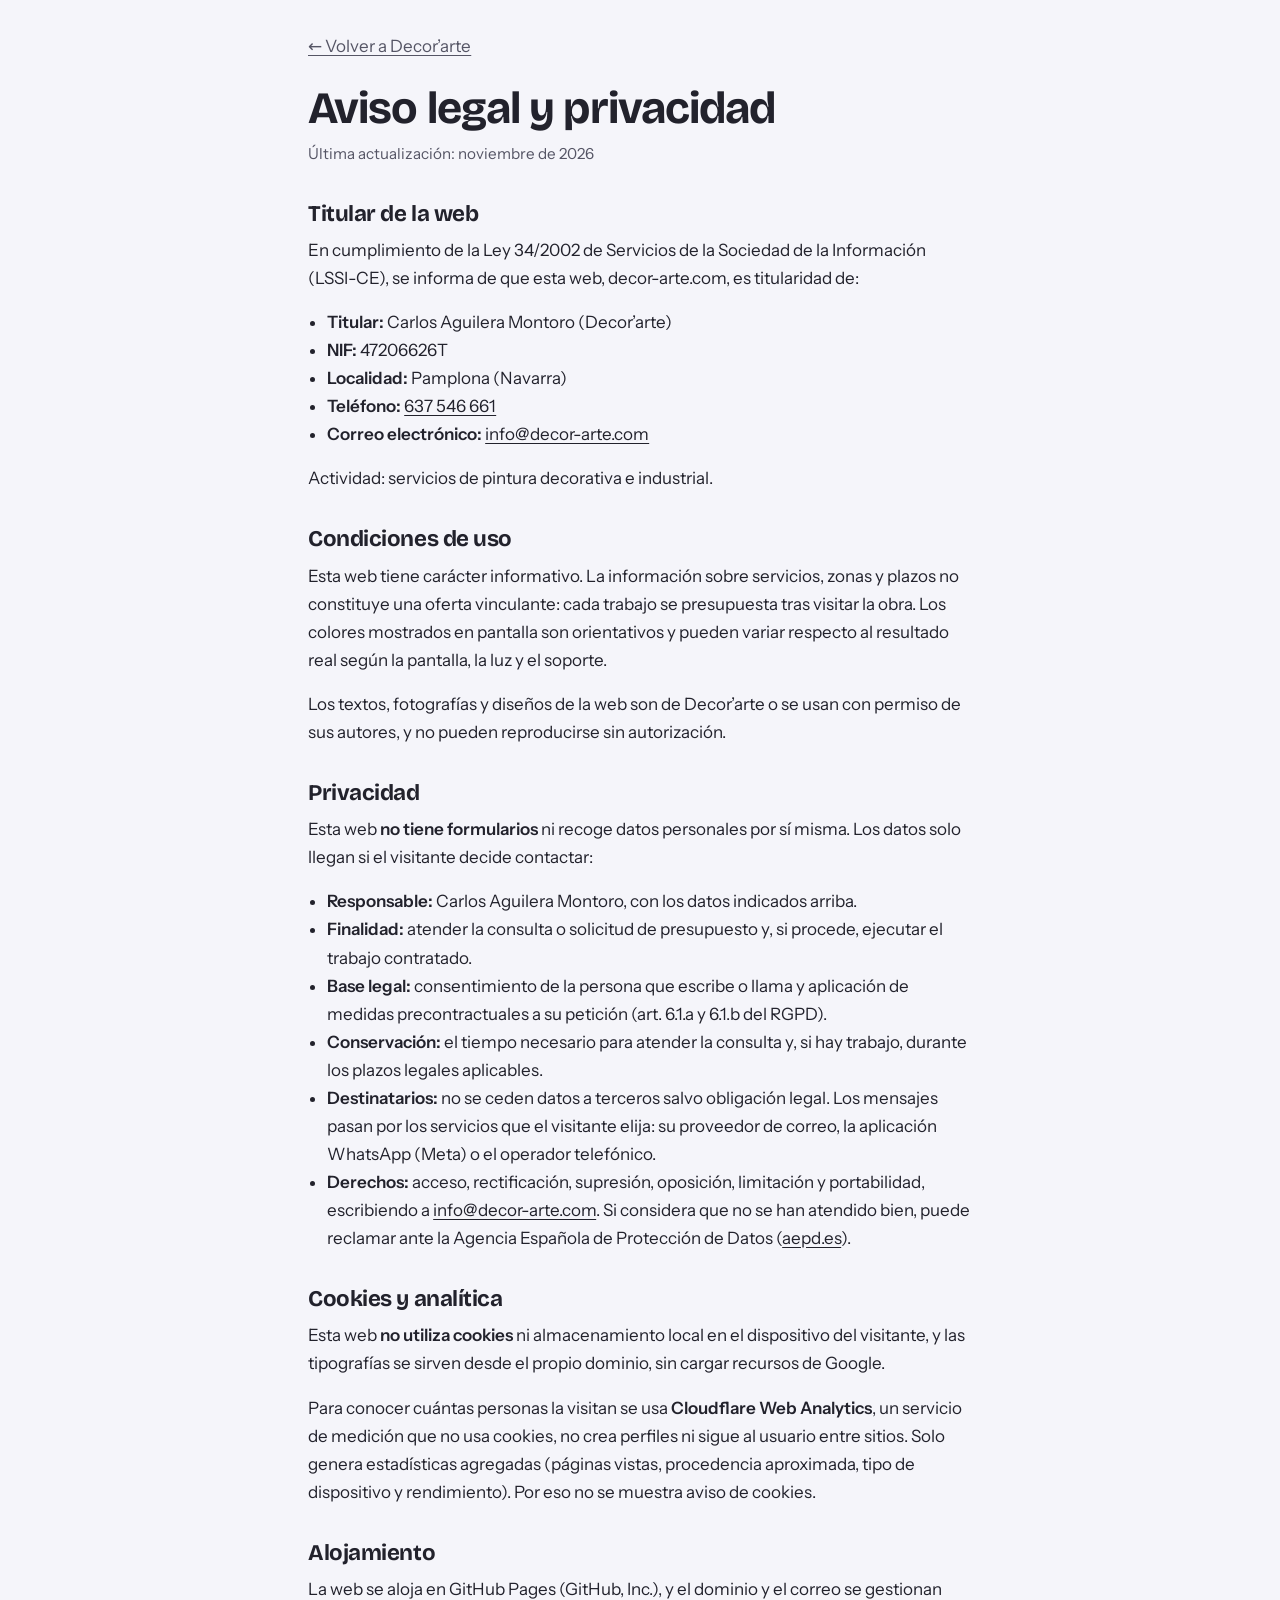
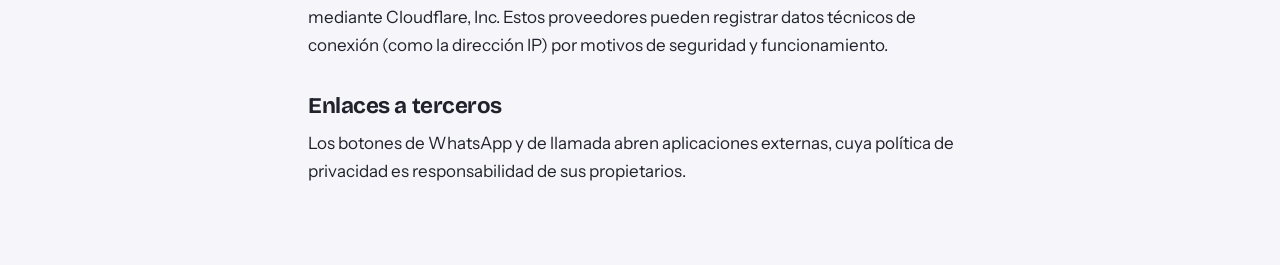
<file: aviso-legal/index.html>
<!doctype html>
<html lang="es">
<head>
<meta charset="utf-8">
<meta http-equiv="Content-Security-Policy" content="default-src 'self'; script-src 'self' 'unsafe-inline' https://static.cloudflareinsights.com; style-src 'self' 'unsafe-inline'; img-src 'self' data:; font-src 'self'; connect-src 'self' https://cloudflareinsights.com; object-src 'none'; base-uri 'self'; form-action 'self' mailto:">
<meta name="viewport" content="width=device-width,initial-scale=1">
<title>Aviso legal y privacidad · Decor’arte</title>
<meta name="description" content="Aviso legal, política de privacidad y uso de cookies de decor-arte.com.">
<link rel="canonical" href="https://decor-arte.com/aviso-legal/">
<link rel="icon" href="/favicon.svg" type="image/svg+xml">
<link rel="icon" href="/favicon-32.png" sizes="32x32" type="image/png">
<link rel="apple-touch-icon" href="/apple-touch-icon.png">
<meta name="theme-color" content="#3a3a46">
<style>
@font-face { font-family: 'Bricolage Grotesque'; font-style: normal; font-weight: 400 800; font-stretch: 100%; font-display: swap; src: url(/fuentes/bricolage-grotesque-normal.woff2) format('woff2'); unicode-range: U+0000-00FF, U+0131, U+0152-0153, U+02BB-02BC, U+02C6, U+02DA, U+02DC, U+0304, U+0308, U+0329, U+2000-206F, U+20AC, U+2122, U+2191, U+2193, U+2212, U+2215, U+FEFF, U+FFFD; }
@font-face { font-family: 'Instrument Sans'; font-style: italic; font-weight: 600; font-stretch: 100%; font-display: swap; src: url(/fuentes/instrument-sans-italic.woff2) format('woff2'); unicode-range: U+0000-00FF, U+0131, U+0152-0153, U+02BB-02BC, U+02C6, U+02DA, U+02DC, U+0304, U+0308, U+0329, U+2000-206F, U+20AC, U+2122, U+2191, U+2193, U+2212, U+2215, U+FEFF, U+FFFD; }
@font-face { font-family: 'Instrument Sans'; font-style: normal; font-weight: 400; font-stretch: 100%; font-display: swap; src: url(/fuentes/instrument-sans-normal.woff2) format('woff2'); unicode-range: U+0000-00FF, U+0131, U+0152-0153, U+02BB-02BC, U+02C6, U+02DA, U+02DC, U+0304, U+0308, U+0329, U+2000-206F, U+20AC, U+2122, U+2191, U+2193, U+2212, U+2215, U+FEFF, U+FFFD; }
@font-face { font-family: 'Instrument Sans'; font-style: normal; font-weight: 500; font-stretch: 100%; font-display: swap; src: url(/fuentes/instrument-sans-normal.woff2) format('woff2'); unicode-range: U+0000-00FF, U+0131, U+0152-0153, U+02BB-02BC, U+02C6, U+02DA, U+02DC, U+0304, U+0308, U+0329, U+2000-206F, U+20AC, U+2122, U+2191, U+2193, U+2212, U+2215, U+FEFF, U+FFFD; }
@font-face { font-family: 'Instrument Sans'; font-style: normal; font-weight: 600; font-stretch: 100%; font-display: swap; src: url(/fuentes/instrument-sans-normal.woff2) format('woff2'); unicode-range: U+0000-00FF, U+0131, U+0152-0153, U+02BB-02BC, U+02C6, U+02DA, U+02DC, U+0304, U+0308, U+0329, U+2000-206F, U+20AC, U+2122, U+2191, U+2193, U+2212, U+2215, U+FEFF, U+FFFD; }
@font-face { font-family: 'Rye'; font-style: normal; font-weight: 400; font-display: swap; src: url(/fuentes/rye-normal.woff2) format('woff2'); unicode-range: U+0000-00FF, U+0131, U+0152-0153, U+02BB-02BC, U+02C6, U+02DA, U+02DC, U+0304, U+0308, U+0329, U+2000-206F, U+20AC, U+2122, U+2191, U+2193, U+2212, U+2215, U+FEFF, U+FFFD; }
:root{
  --paper:#f5f5fa; --paper-2:#eaeaf2; --sand:#e6dfce;
  --ink:#22222c; --ink-soft:#555565; --line:#d8d8e3;
  --band:#3a3a46; --band-ink:#f4f4f8;
  --green:#17784a; --focus:#2f5fe0; --accent:#e8b923;
  box-sizing:border-box;
  padding-top:env(safe-area-inset-top,0px);
  padding-bottom:env(safe-area-inset-bottom,0px);
  color-scheme:light;
}
@media (prefers-color-scheme: dark){
  :root:not([data-theme="light"]){
    --paper:#16161c; --paper-2:#1f1f27; --sand:#23222a;
    --ink:#ececf2; --ink-soft:#a8a8b8; --line:#33333f;
    --band:#4c4c5e; --band-ink:#f6f6fa;
    --green:#3cc88a; --focus:#ffd24a;
    color-scheme:dark;
  }
}
:root[data-theme="dark"]{
  --paper:#16161c; --paper-2:#1f1f27; --sand:#23222a;
  --ink:#ececf2; --ink-soft:#a8a8b8; --line:#33333f;
  --band:#4c4c5e; --band-ink:#f6f6fa;
  --green:#3cc88a; --focus:#ffd24a;
  color-scheme:dark;
}
*,*::before,*::after{box-sizing:border-box}
body{margin:0;background:var(--paper);color:var(--ink);font:400 1.0625rem/1.65 "Instrument Sans",system-ui,sans-serif;-webkit-font-smoothing:antialiased}
main{max-width:44rem;margin:0 auto;padding:2rem 1.25rem 4rem}
.back{display:inline-block;margin-bottom:1.5rem;color:var(--ink-soft)}
h1,h2{font-family:"Bricolage Grotesque","Instrument Sans",system-ui,sans-serif;letter-spacing:-.02em;line-height:1.1}
h1{font-size:clamp(2rem,6vw,2.8rem);margin:0 0 .5rem}
h2{font-size:1.4rem;margin:2.2rem 0 .6rem}
p,ul{margin:0 0 1rem} ul{padding-left:1.2rem}
a{color:inherit;text-underline-offset:3px}
.upd{color:var(--ink-soft);font-size:.95rem}
:focus-visible{outline:3px solid var(--focus);outline-offset:3px;border-radius:4px}
</style>
</head>
<body>
<main>
<a class="back" href="/">← Volver a Decor’arte</a>
<h1>Aviso legal y privacidad</h1>
<p class="upd">Última actualización: noviembre de 2026</p>

<h2>Titular de la web</h2>
<p>En cumplimiento de la Ley 34/2002 de Servicios de la Sociedad de la Información (LSSI-CE), se informa de que esta web, decor-arte.com, es titularidad de:</p>
<ul>
<li><strong>Titular:</strong> Carlos Aguilera Montoro (Decor’arte)</li>
<li><strong>NIF:</strong> 47206626T</li>
<li><strong>Localidad:</strong> Pamplona (Navarra)</li>
<li><strong>Teléfono:</strong> <a href="tel:+34637546661">637 546 661</a></li>
<li><strong>Correo electrónico:</strong> <a href="mailto:info@decor-arte.com">info@decor-arte.com</a></li>
</ul>
<p>Actividad: servicios de pintura decorativa e industrial.</p>

<h2>Condiciones de uso</h2>
<p>Esta web tiene carácter informativo. La información sobre servicios, zonas y plazos no constituye una oferta vinculante: cada trabajo se presupuesta tras visitar la obra. Los colores mostrados en pantalla son orientativos y pueden variar respecto al resultado real según la pantalla, la luz y el soporte.</p>
<p>Los textos, fotografías y diseños de la web son de Decor’arte o se usan con permiso de sus autores, y no pueden reproducirse sin autorización.</p>

<h2>Privacidad</h2>
<p>Esta web <strong>no tiene formularios</strong> ni recoge datos personales por sí misma. Los datos solo llegan si el visitante decide contactar:</p>
<ul>
<li><strong>Responsable:</strong> Carlos Aguilera Montoro, con los datos indicados arriba.</li>
<li><strong>Finalidad:</strong> atender la consulta o solicitud de presupuesto y, si procede, ejecutar el trabajo contratado.</li>
<li><strong>Base legal:</strong> consentimiento de la persona que escribe o llama y aplicación de medidas precontractuales a su petición (art. 6.1.a y 6.1.b del RGPD).</li>
<li><strong>Conservación:</strong> el tiempo necesario para atender la consulta y, si hay trabajo, durante los plazos legales aplicables.</li>
<li><strong>Destinatarios:</strong> no se ceden datos a terceros salvo obligación legal. Los mensajes pasan por los servicios que el visitante elija: su proveedor de correo, la aplicación WhatsApp (Meta) o el operador telefónico.</li>
<li><strong>Derechos:</strong> acceso, rectificación, supresión, oposición, limitación y portabilidad, escribiendo a <a href="mailto:info@decor-arte.com">info@decor-arte.com</a>. Si considera que no se han atendido bien, puede reclamar ante la Agencia Española de Protección de Datos (<a href="https://www.aepd.es">aepd.es</a>).</li>
</ul>

<h2>Cookies y analítica</h2>
<p>Esta web <strong>no utiliza cookies</strong> ni almacenamiento local en el dispositivo del visitante, y las tipografías se sirven desde el propio dominio, sin cargar recursos de Google.</p>
<p>Para conocer cuántas personas la visitan se usa <strong>Cloudflare Web Analytics</strong>, un servicio de medición que no usa cookies, no crea perfiles ni sigue al usuario entre sitios. Solo genera estadísticas agregadas (páginas vistas, procedencia aproximada, tipo de dispositivo y rendimiento). Por eso no se muestra aviso de cookies.</p>

<h2>Alojamiento</h2>
<p>La web se aloja en GitHub Pages (GitHub, Inc.), y el dominio y el correo se gestionan mediante Cloudflare, Inc. Estos proveedores pueden registrar datos técnicos de conexión (como la dirección IP) por motivos de seguridad y funcionamiento.</p>

<h2>Enlaces a terceros</h2>
<p>Los botones de WhatsApp y de llamada abren aplicaciones externas, cuya política de privacidad es responsabilidad de sus propietarios.</p>
</main>
</body>
</html>
</file>
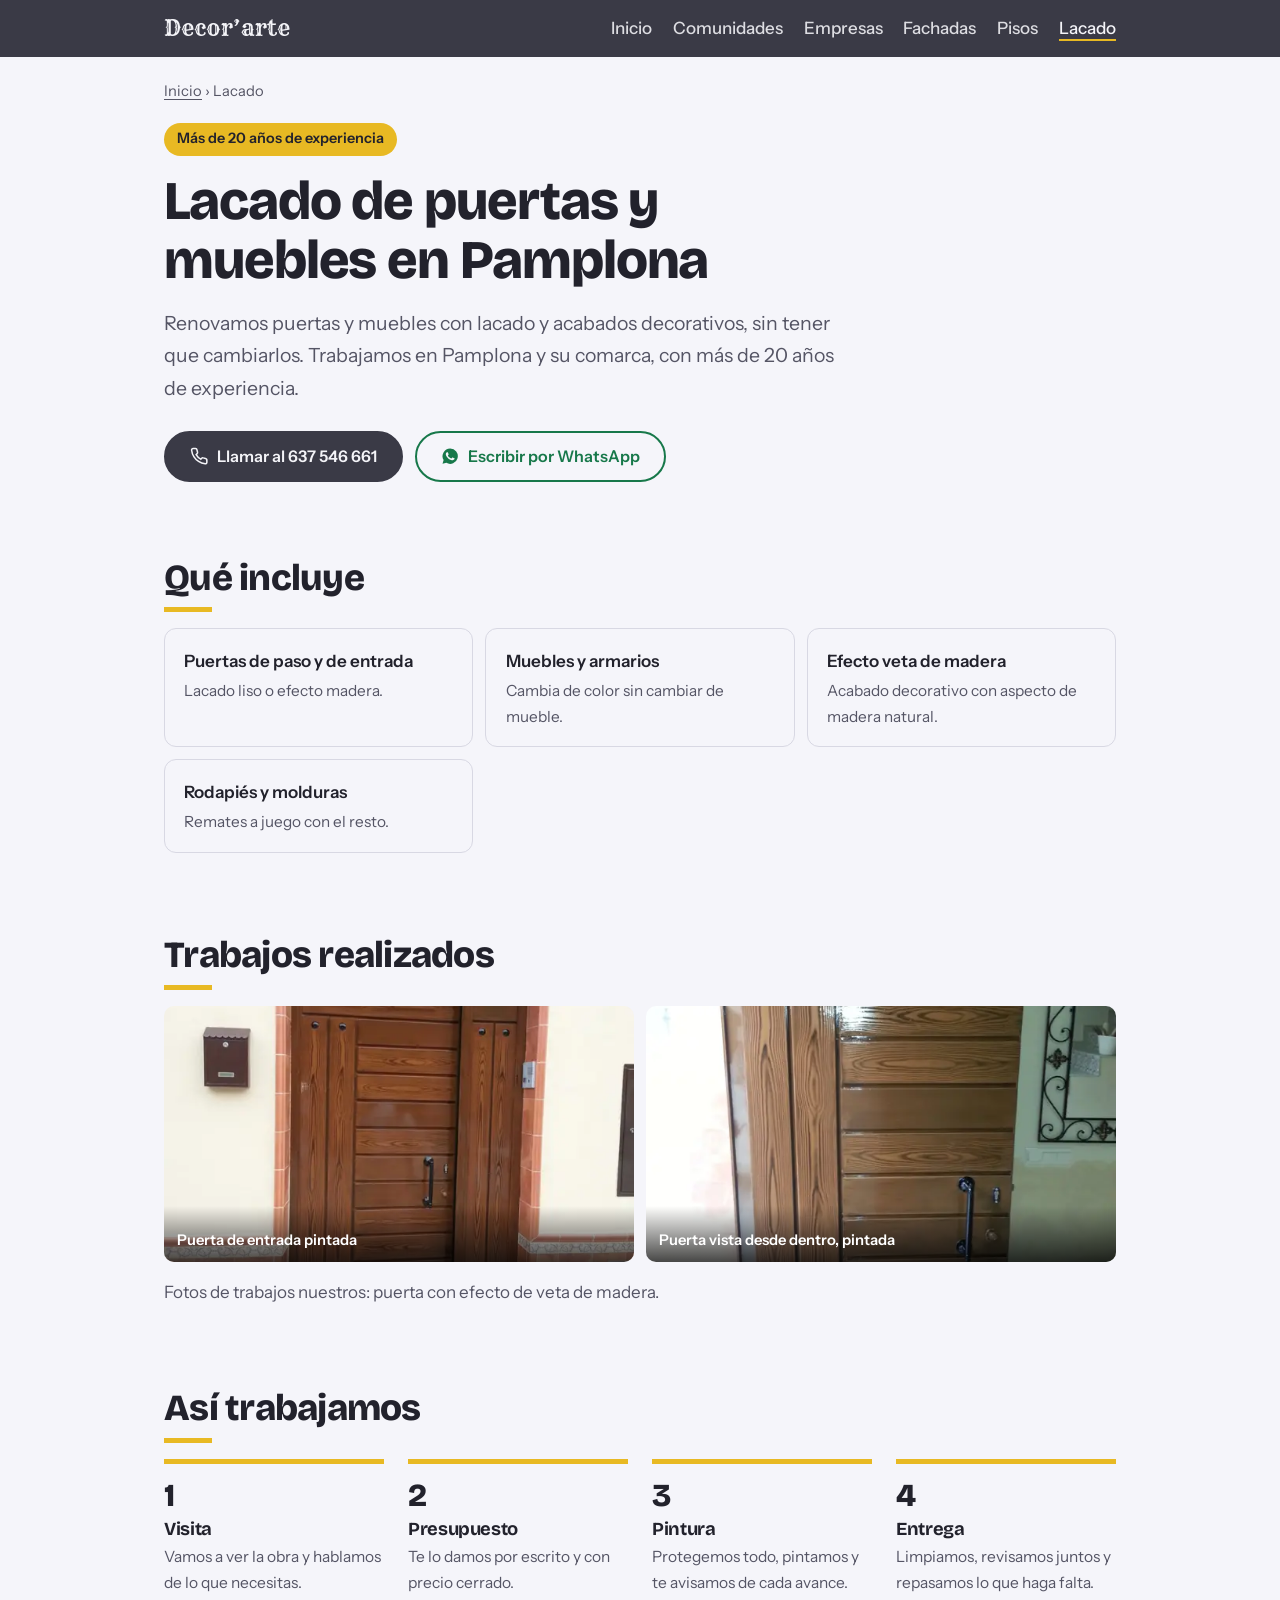
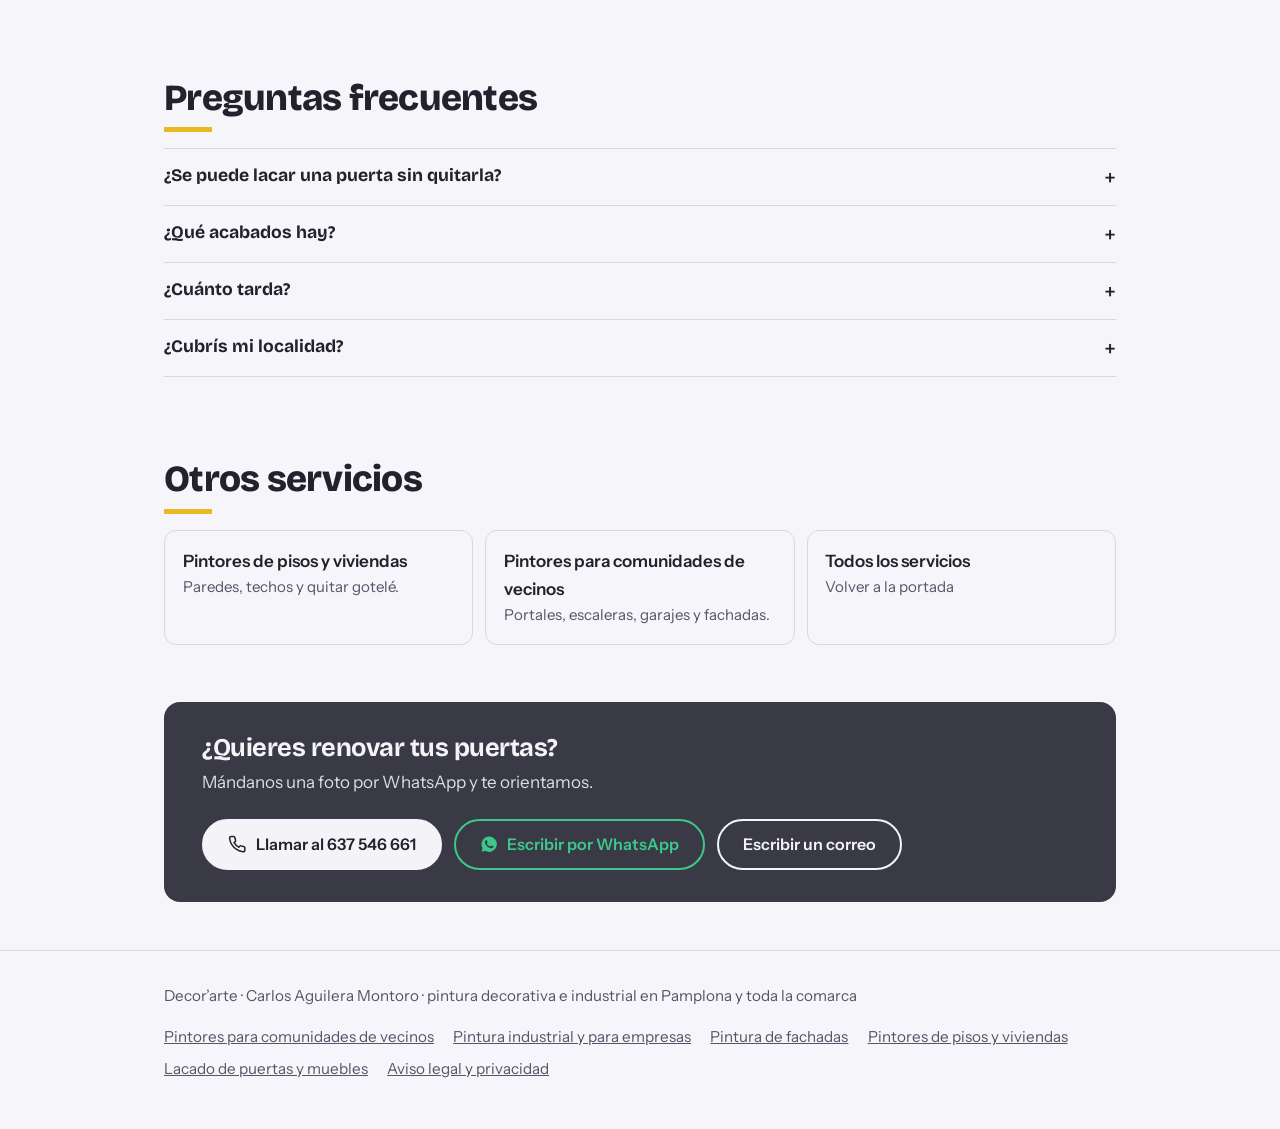
<file: lacado-puertas-muebles-pamplona/index.html>
<!doctype html>
<html lang="es">
<head>
<meta charset="utf-8">
<meta http-equiv="Content-Security-Policy" content="default-src 'self'; script-src 'self' 'unsafe-inline' https://static.cloudflareinsights.com; style-src 'self' 'unsafe-inline'; img-src 'self' data:; font-src 'self'; connect-src 'self' https://cloudflareinsights.com; object-src 'none'; base-uri 'self'; form-action 'self' mailto:">
<meta name="viewport" content="width=device-width,initial-scale=1">
<title>Lacado de puertas y muebles en Pamplona · Decor’arte</title>
<meta name="description" content="Lacado y renovación de puertas y muebles en Pamplona y su comarca. Acabados lisos, brillantes o con efecto madera, sin cambiar lo que ya tienes.">
<link rel="canonical" href="https://decor-arte.com/lacado-puertas-muebles-pamplona/">
<meta property="og:type" content="website"><meta property="og:locale" content="es_ES"><meta property="og:site_name" content="Decor’arte">
<meta property="og:title" content="Lacado de puertas y muebles en Pamplona · Decor’arte"><meta property="og:description" content="Lacado y renovación de puertas y muebles en Pamplona y su comarca. Acabados lisos, brillantes o con efecto madera, sin cambiar lo que ya tienes."><meta property="og:url" content="https://decor-arte.com/lacado-puertas-muebles-pamplona/">
<meta property="og:image" content="https://decor-arte.com/og-image.png"><meta name="twitter:card" content="summary_large_image">
<link rel="icon" href="/favicon.svg" type="image/svg+xml"><link rel="icon" href="/favicon-32.png" sizes="32x32" type="image/png"><link rel="apple-touch-icon" href="/apple-touch-icon.png">
<meta name="theme-color" content="#3a3a46">
<link rel="preload" href="/fuentes/bricolage-grotesque-normal.woff2" as="font" type="font/woff2" crossorigin>
<link rel="stylesheet" href="/servicio.css">
<script type="application/ld+json">{"@context": "https://schema.org", "@type": "Service", "name": "Lacado de puertas y muebles en Pamplona", "serviceType": "Lacado de puertas y muebles en Pamplona", "url": "https://decor-arte.com/lacado-puertas-muebles-pamplona/", "provider": {"@type": "HousePainter", "name": "Decor’arte", "url": "https://decor-arte.com/", "telephone": "+34637546661", "email": "info@decor-arte.com", "address": {"@type": "PostalAddress", "addressLocality": "Pamplona", "addressRegion": "Navarra", "addressCountry": "ES"}}, "areaServed": ["Pamplona", "Burlada", "Villava", "Barañáin", "Zizur Mayor", "Mutilva", "Huarte", "Berriozar", "Ansoáin", "Sarriguren"]}</script>
<script type="application/ld+json">{"@context": "https://schema.org", "@type": "FAQPage", "mainEntity": [{"@type": "Question", "name": "¿Se puede lacar una puerta sin quitarla?", "acceptedAnswer": {"@type": "Answer", "text": "En muchos casos sí. Te lo decimos en la visita según el estado y el tipo de puerta."}}, {"@type": "Question", "name": "¿Qué acabados hay?", "acceptedAnswer": {"@type": "Answer", "text": "Mate, satinado o brillante, en el color que elijas, e incluso efecto veta de madera como en las fotos."}}, {"@type": "Question", "name": "¿Cuánto tarda?", "acceptedAnswer": {"@type": "Answer", "text": "Depende del número de puertas o muebles y del secado. Tras la visita te damos plazos claros."}}, {"@type": "Question", "name": "¿Cubrís mi localidad?", "acceptedAnswer": {"@type": "Answer", "text": "Trabajamos en Pamplona y en toda la cuenca, por ejemplo en Burlada, Villava, Barañáin, Zizur Mayor, Mutilva, Huarte, Berriozar, Ansoáin o Sarriguren. Si tu localidad no está en la lista, pregúntanos."}}]}</script>
<script type="application/ld+json">{"@context": "https://schema.org", "@type": "BreadcrumbList", "itemListElement": [{"@type": "ListItem", "position": 1, "name": "Inicio", "item": "https://decor-arte.com/"}, {"@type": "ListItem", "position": 2, "name": "Lacado de puertas y muebles en Pamplona", "item": "https://decor-arte.com/lacado-puertas-muebles-pamplona/"}]}</script>
</head>
<body>
<header class="top"><div class="wrap"><a class="mark" href="/">Decor’arte</a><nav aria-label="Servicios"><a href="/">Inicio</a><a href="/pintores-comunidades-pamplona/">Comunidades</a><a href="/pintura-industrial-empresas-pamplona/">Empresas</a><a href="/pintura-fachadas-pamplona/">Fachadas</a><a href="/pintores-pisos-pamplona/">Pisos</a><a href="/lacado-puertas-muebles-pamplona/" aria-current="page">Lacado</a></nav></div></header>
<main>
<div class="wrap">
<p class="crumbs"><a href="/">Inicio</a> › Lacado</p>
<div class="hero">
<span class="badge">Más de 20 años de experiencia</span>
<h1>Lacado de puertas y muebles en Pamplona</h1>
<p class="lead">Renovamos puertas y muebles con lacado y acabados decorativos, sin tener que cambiarlos. Trabajamos en Pamplona y su comarca, con más de 20 años de experiencia.</p>
<div class="ctas"><a class="btn primary" href="tel:+34637546661"><svg viewBox="0 0 24 24" fill="none" stroke="currentColor" stroke-width="2" aria-hidden="true"><path d="M22 16.9v3a2 2 0 0 1-2.2 2 19.8 19.8 0 0 1-8.6-3.1 19.5 19.5 0 0 1-6-6A19.8 19.8 0 0 1 2.1 4.2 2 2 0 0 1 4.1 2h3a2 2 0 0 1 2 1.7c.1 1 .4 1.9.7 2.8a2 2 0 0 1-.5 2.1L8 9.9a16 16 0 0 0 6 6l1.3-1.3a2 2 0 0 1 2.1-.4c.9.3 1.8.6 2.8.7a2 2 0 0 1 1.7 2z"/></svg> Llamar al 637 546 661</a><a class="btn wa" href="https://wa.me/34637546661?text=Hola%20Carlos%2C%20querr%C3%ADa%20pedir%20un%20presupuesto%20para%20lacar%20puertas%20o%20muebles."><svg viewBox="0 0 24 24" fill="currentColor" aria-hidden="true"><path d="M12 2a10 10 0 0 0-8.6 15.1L2 22l5-1.3A10 10 0 1 0 12 2zm5.2 14.1c-.2.6-1.3 1.2-1.8 1.2-.5.1-1 .1-3.3-.8-2.8-1.1-4.6-4-4.7-4.2-.1-.2-1.1-1.5-1.1-2.9s.7-2 1-2.3c.2-.3.5-.3.7-.3h.5c.2 0 .4 0 .6.5l.8 2c.1.2.1.4 0 .5l-.3.5-.4.4c-.1.1-.3.3-.1.6.2.3.8 1.3 1.7 2.1 1.2 1 2.1 1.3 2.4 1.5.3.1.5.1.6-.1l.9-1c.2-.3.4-.2.6-.1l1.9.9c.3.1.5.2.5.3.1.2.1.7-.1 1.2z"/></svg> Escribir por WhatsApp</a></div>
</div>
<section><h2>Qué incluye</h2><ul class="list"><li>Puertas de paso y de entrada<span>Lacado liso o efecto madera.</span></li><li>Muebles y armarios<span>Cambia de color sin cambiar de mueble.</span></li><li>Efecto veta de madera<span>Acabado decorativo con aspecto de madera natural.</span></li><li>Rodapiés y molduras<span>Remates a juego con el resto.</span></li></ul></section>
<section><h2>Trabajos realizados</h2><ul class="shots"><li><img src="/fotos/puerta-madera-entrada-s.webp" width="800" height="450" loading="lazy" alt="Puerta de entrada pintada con efecto de veta de madera y acabado brillante"><span>Puerta de entrada pintada</span></li><li><img src="/fotos/puerta-madera-interior-s.webp" width="800" height="450" loading="lazy" alt="Puerta vista desde dentro, pintada con efecto de veta de madera"><span>Puerta vista desde dentro, pintada</span></li></ul><p class="note">Fotos de trabajos nuestros: puerta con efecto de veta de madera.</p></section>
<section><h2>Así trabajamos</h2><ol class="steps"><li><h3>Visita</h3><p>Vamos a ver la obra y hablamos de lo que necesitas.</p></li><li><h3>Presupuesto</h3><p>Te lo damos por escrito y con precio cerrado.</p></li><li><h3>Pintura</h3><p>Protegemos todo, pintamos y te avisamos de cada avance.</p></li><li><h3>Entrega</h3><p>Limpiamos, revisamos juntos y repasamos lo que haga falta.</p></li></ol></section>
<section class="faq"><h2>Preguntas frecuentes</h2><details><summary>¿Se puede lacar una puerta sin quitarla?</summary><p>En muchos casos sí. Te lo decimos en la visita según el estado y el tipo de puerta.</p></details><details><summary>¿Qué acabados hay?</summary><p>Mate, satinado o brillante, en el color que elijas, e incluso efecto veta de madera como en las fotos.</p></details><details><summary>¿Cuánto tarda?</summary><p>Depende del número de puertas o muebles y del secado. Tras la visita te damos plazos claros.</p></details><details><summary>¿Cubrís mi localidad?</summary><p>Trabajamos en Pamplona y en toda la cuenca, por ejemplo en Burlada, Villava, Barañáin, Zizur Mayor, Mutilva, Huarte, Berriozar, Ansoáin o Sarriguren. Si tu localidad no está en la lista, pregúntanos.</p></details></section>
<section><h2>Otros servicios</h2><div class="more"><a href="/pintores-pisos-pamplona/">Pintores de pisos y viviendas<span>Paredes, techos y quitar gotelé.</span></a><a href="/pintores-comunidades-pamplona/">Pintores para comunidades de vecinos<span>Portales, escaleras, garajes y fachadas.</span></a><a href="/">Todos los servicios<span>Volver a la portada</span></a></div></section>
<div class="cta"><h2>¿Quieres renovar tus puertas?</h2><p>Mándanos una foto por WhatsApp y te orientamos.</p><div class="ctas"><a class="btn primary" href="tel:+34637546661"><svg viewBox="0 0 24 24" fill="none" stroke="currentColor" stroke-width="2" aria-hidden="true"><path d="M22 16.9v3a2 2 0 0 1-2.2 2 19.8 19.8 0 0 1-8.6-3.1 19.5 19.5 0 0 1-6-6A19.8 19.8 0 0 1 2.1 4.2 2 2 0 0 1 4.1 2h3a2 2 0 0 1 2 1.7c.1 1 .4 1.9.7 2.8a2 2 0 0 1-.5 2.1L8 9.9a16 16 0 0 0 6 6l1.3-1.3a2 2 0 0 1 2.1-.4c.9.3 1.8.6 2.8.7a2 2 0 0 1 1.7 2z"/></svg> Llamar al 637 546 661</a><a class="btn wa" href="https://wa.me/34637546661?text=Hola%20Carlos%2C%20querr%C3%ADa%20pedir%20un%20presupuesto%20para%20lacar%20puertas%20o%20muebles."><svg viewBox="0 0 24 24" fill="currentColor" aria-hidden="true"><path d="M12 2a10 10 0 0 0-8.6 15.1L2 22l5-1.3A10 10 0 1 0 12 2zm5.2 14.1c-.2.6-1.3 1.2-1.8 1.2-.5.1-1 .1-3.3-.8-2.8-1.1-4.6-4-4.7-4.2-.1-.2-1.1-1.5-1.1-2.9s.7-2 1-2.3c.2-.3.5-.3.7-.3h.5c.2 0 .4 0 .6.5l.8 2c.1.2.1.4 0 .5l-.3.5-.4.4c-.1.1-.3.3-.1.6.2.3.8 1.3 1.7 2.1 1.2 1 2.1 1.3 2.4 1.5.3.1.5.1.6-.1l.9-1c.2-.3.4-.2.6-.1l1.9.9c.3.1.5.2.5.3.1.2.1.7-.1 1.2z"/></svg> Escribir por WhatsApp</a><a class="btn" href="mailto:info@decor-arte.com">Escribir un correo</a></div></div>
</div>
</main>
<footer><div class="wrap"><span>Decor’arte · Carlos Aguilera Montoro · pintura decorativa e industrial en Pamplona y toda la comarca</span><nav aria-label="Páginas"><a href="/pintores-comunidades-pamplona/">Pintores para comunidades de vecinos</a><a href="/pintura-industrial-empresas-pamplona/">Pintura industrial y para empresas</a><a href="/pintura-fachadas-pamplona/">Pintura de fachadas</a><a href="/pintores-pisos-pamplona/">Pintores de pisos y viviendas</a><a href="/lacado-puertas-muebles-pamplona/">Lacado de puertas y muebles</a><a href="/aviso-legal/">Aviso legal y privacidad</a></nav></div></footer>
<div class="callbar"><a class="btn primary" href="tel:+34637546661"><svg viewBox="0 0 24 24" fill="none" stroke="currentColor" stroke-width="2" aria-hidden="true"><path d="M22 16.9v3a2 2 0 0 1-2.2 2 19.8 19.8 0 0 1-8.6-3.1 19.5 19.5 0 0 1-6-6A19.8 19.8 0 0 1 2.1 4.2 2 2 0 0 1 4.1 2h3a2 2 0 0 1 2 1.7c.1 1 .4 1.9.7 2.8a2 2 0 0 1-.5 2.1L8 9.9a16 16 0 0 0 6 6l1.3-1.3a2 2 0 0 1 2.1-.4c.9.3 1.8.6 2.8.7a2 2 0 0 1 1.7 2z"/></svg> Llamar</a><a class="btn wa" href="https://wa.me/34637546661?text=Hola%20Carlos%2C%20querr%C3%ADa%20pedir%20un%20presupuesto%20para%20lacar%20puertas%20o%20muebles."><svg viewBox="0 0 24 24" fill="currentColor" aria-hidden="true"><path d="M12 2a10 10 0 0 0-8.6 15.1L2 22l5-1.3A10 10 0 1 0 12 2zm5.2 14.1c-.2.6-1.3 1.2-1.8 1.2-.5.1-1 .1-3.3-.8-2.8-1.1-4.6-4-4.7-4.2-.1-.2-1.1-1.5-1.1-2.9s.7-2 1-2.3c.2-.3.5-.3.7-.3h.5c.2 0 .4 0 .6.5l.8 2c.1.2.1.4 0 .5l-.3.5-.4.4c-.1.1-.3.3-.1.6.2.3.8 1.3 1.7 2.1 1.2 1 2.1 1.3 2.4 1.5.3.1.5.1.6-.1l.9-1c.2-.3.4-.2.6-.1l1.9.9c.3.1.5.2.5.3.1.2.1.7-.1 1.2z"/></svg> WhatsApp</a></div>
<!-- Cloudflare Web Analytics (sin cookies) --><script defer src='https://static.cloudflareinsights.com/beacon.min.js' data-cf-beacon='{"token": "c9a8200bb6ec4793aa962c038cfc650b"}'></script>
</body>
</html>
</file>
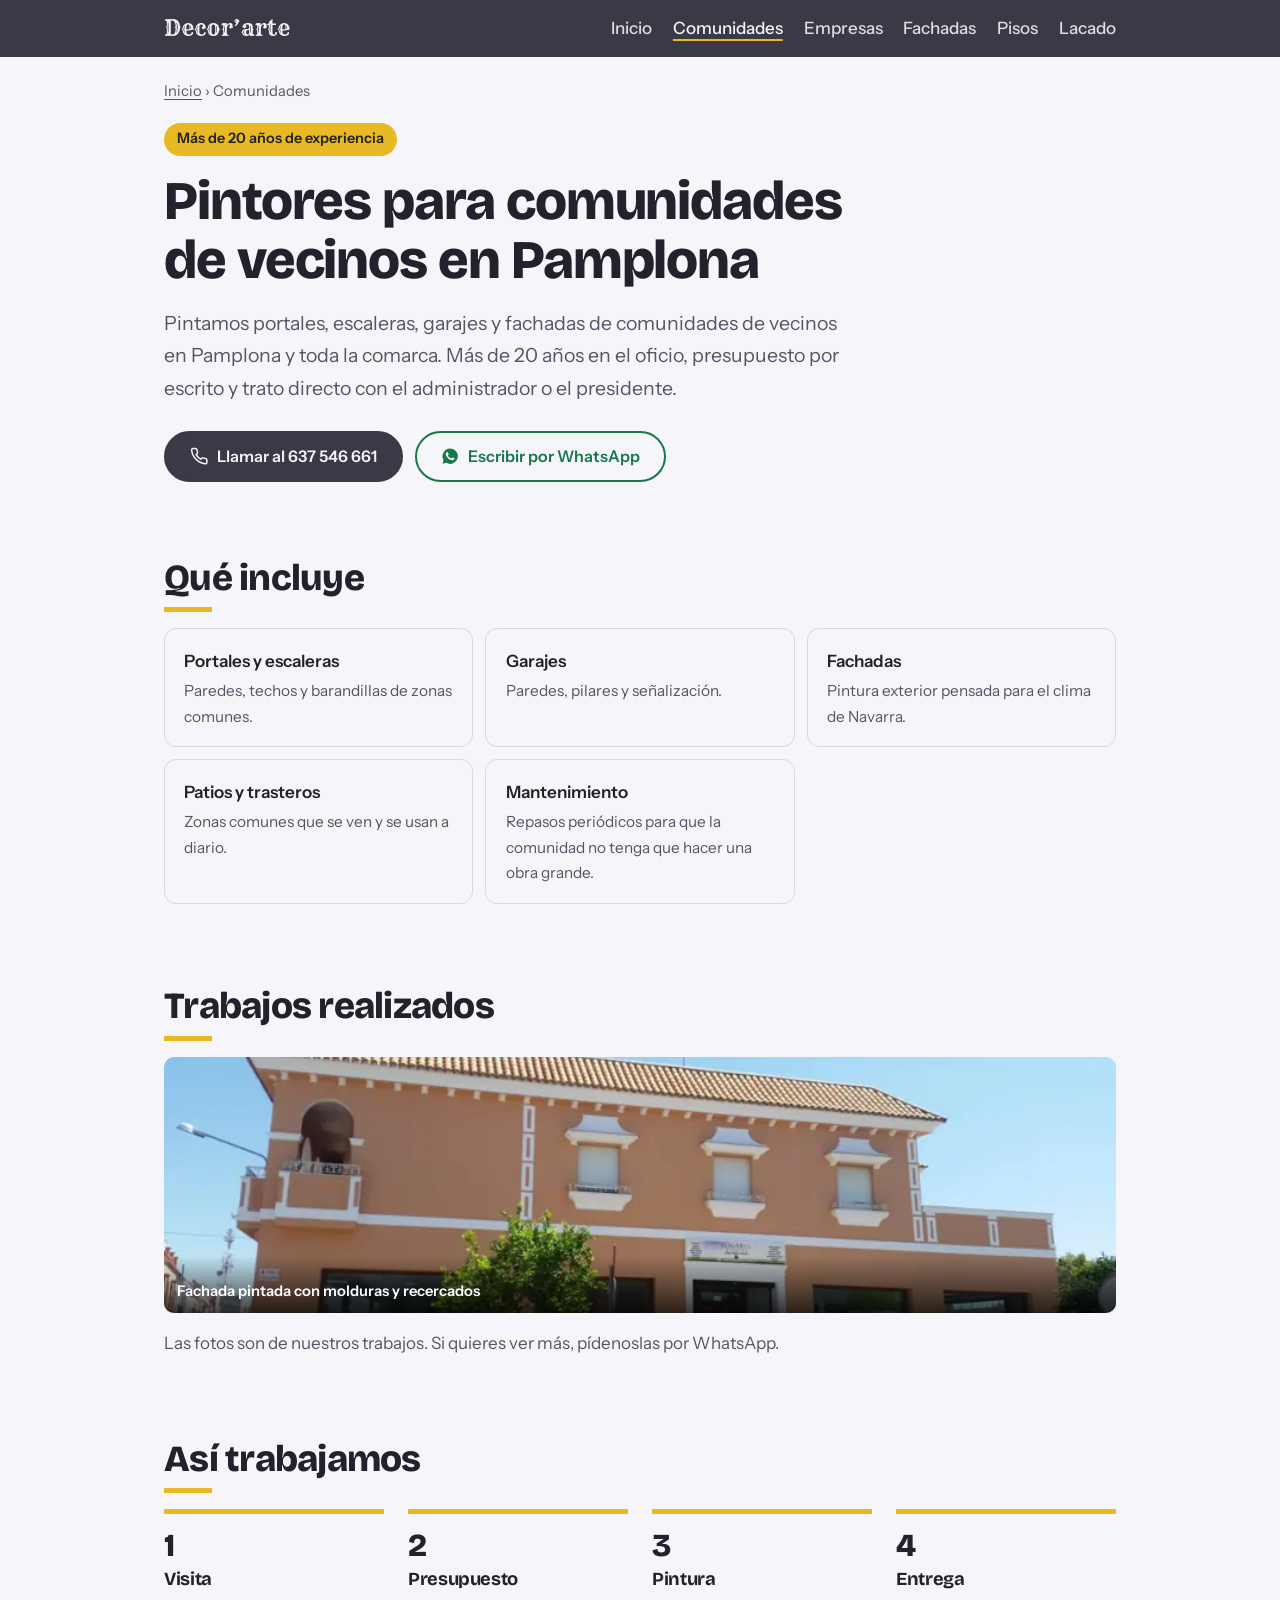
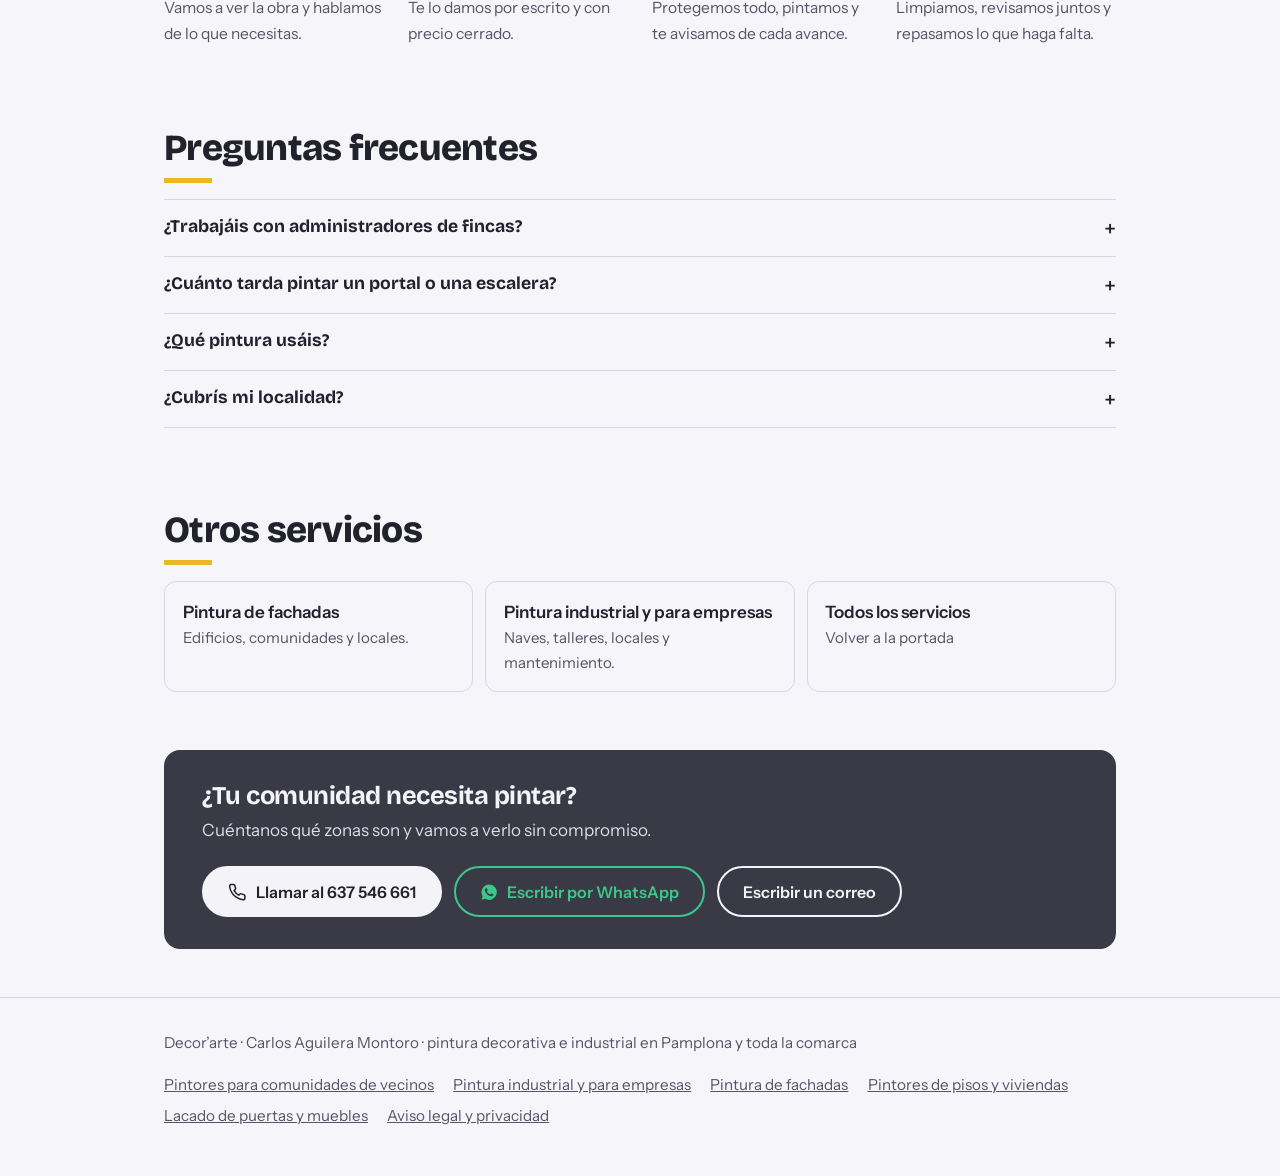
<file: pintores-comunidades-pamplona/index.html>
<!doctype html>
<html lang="es">
<head>
<meta charset="utf-8">
<meta http-equiv="Content-Security-Policy" content="default-src 'self'; script-src 'self' 'unsafe-inline' https://static.cloudflareinsights.com; style-src 'self' 'unsafe-inline'; img-src 'self' data:; font-src 'self'; connect-src 'self' https://cloudflareinsights.com; object-src 'none'; base-uri 'self'; form-action 'self' mailto:">
<meta name="viewport" content="width=device-width,initial-scale=1">
<title>Pintores para comunidades de vecinos en Pamplona · Decor’arte</title>
<meta name="description" content="Pintura de portales, escaleras, garajes y fachadas para comunidades de vecinos en Pamplona y su comarca. Más de 20 años de experiencia. Presupuesto por escrito.">
<link rel="canonical" href="https://decor-arte.com/pintores-comunidades-pamplona/">
<meta property="og:type" content="website"><meta property="og:locale" content="es_ES"><meta property="og:site_name" content="Decor’arte">
<meta property="og:title" content="Pintores para comunidades de vecinos en Pamplona · Decor’arte"><meta property="og:description" content="Pintura de portales, escaleras, garajes y fachadas para comunidades de vecinos en Pamplona y su comarca. Más de 20 años de experiencia. Presupuesto por escrito."><meta property="og:url" content="https://decor-arte.com/pintores-comunidades-pamplona/">
<meta property="og:image" content="https://decor-arte.com/og-image.png"><meta name="twitter:card" content="summary_large_image">
<link rel="icon" href="/favicon.svg" type="image/svg+xml"><link rel="icon" href="/favicon-32.png" sizes="32x32" type="image/png"><link rel="apple-touch-icon" href="/apple-touch-icon.png">
<meta name="theme-color" content="#3a3a46">
<link rel="preload" href="/fuentes/bricolage-grotesque-normal.woff2" as="font" type="font/woff2" crossorigin>
<link rel="stylesheet" href="/servicio.css">
<script type="application/ld+json">{"@context": "https://schema.org", "@type": "Service", "name": "Pintores para comunidades de vecinos en Pamplona", "serviceType": "Pintores para comunidades de vecinos en Pamplona", "url": "https://decor-arte.com/pintores-comunidades-pamplona/", "provider": {"@type": "HousePainter", "name": "Decor’arte", "url": "https://decor-arte.com/", "telephone": "+34637546661", "email": "info@decor-arte.com", "address": {"@type": "PostalAddress", "addressLocality": "Pamplona", "addressRegion": "Navarra", "addressCountry": "ES"}}, "areaServed": ["Pamplona", "Burlada", "Villava", "Barañáin", "Zizur Mayor", "Mutilva", "Huarte", "Berriozar", "Ansoáin", "Sarriguren"]}</script>
<script type="application/ld+json">{"@context": "https://schema.org", "@type": "FAQPage", "mainEntity": [{"@type": "Question", "name": "¿Trabajáis con administradores de fincas?", "acceptedAnswer": {"@type": "Answer", "text": "Sí. Podemos preparar el presupuesto por escrito para llevarlo a la junta, con el detalle de qué se pinta y qué materiales se usan."}}, {"@type": "Question", "name": "¿Cuánto tarda pintar un portal o una escalera?", "acceptedAnswer": {"@type": "Answer", "text": "Depende del tamaño y del estado de las paredes. Tras la visita te damos una estimación realista y los días en que habría que cerrar el paso lo menos posible."}}, {"@type": "Question", "name": "¿Qué pintura usáis?", "acceptedAnswer": {"@type": "Answer", "text": "Trabajamos con pinturas Titan: plásticas lavables, esmaltes y sistemas para fachada. Te explicamos la opción que mejor encaja con cada zona."}}, {"@type": "Question", "name": "¿Cubrís mi localidad?", "acceptedAnswer": {"@type": "Answer", "text": "Trabajamos en Pamplona y en toda la cuenca, por ejemplo en Burlada, Villava, Barañáin, Zizur Mayor, Mutilva, Huarte, Berriozar, Ansoáin o Sarriguren. Si tu localidad no está en la lista, pregúntanos."}}]}</script>
<script type="application/ld+json">{"@context": "https://schema.org", "@type": "BreadcrumbList", "itemListElement": [{"@type": "ListItem", "position": 1, "name": "Inicio", "item": "https://decor-arte.com/"}, {"@type": "ListItem", "position": 2, "name": "Pintores para comunidades de vecinos en Pamplona", "item": "https://decor-arte.com/pintores-comunidades-pamplona/"}]}</script>
</head>
<body>
<header class="top"><div class="wrap"><a class="mark" href="/">Decor’arte</a><nav aria-label="Servicios"><a href="/">Inicio</a><a href="/pintores-comunidades-pamplona/" aria-current="page">Comunidades</a><a href="/pintura-industrial-empresas-pamplona/">Empresas</a><a href="/pintura-fachadas-pamplona/">Fachadas</a><a href="/pintores-pisos-pamplona/">Pisos</a><a href="/lacado-puertas-muebles-pamplona/">Lacado</a></nav></div></header>
<main>
<div class="wrap">
<p class="crumbs"><a href="/">Inicio</a> › Comunidades</p>
<div class="hero">
<span class="badge">Más de 20 años de experiencia</span>
<h1>Pintores para comunidades de vecinos en Pamplona</h1>
<p class="lead">Pintamos portales, escaleras, garajes y fachadas de comunidades de vecinos en Pamplona y toda la comarca. Más de 20 años en el oficio, presupuesto por escrito y trato directo con el administrador o el presidente.</p>
<div class="ctas"><a class="btn primary" href="tel:+34637546661"><svg viewBox="0 0 24 24" fill="none" stroke="currentColor" stroke-width="2" aria-hidden="true"><path d="M22 16.9v3a2 2 0 0 1-2.2 2 19.8 19.8 0 0 1-8.6-3.1 19.5 19.5 0 0 1-6-6A19.8 19.8 0 0 1 2.1 4.2 2 2 0 0 1 4.1 2h3a2 2 0 0 1 2 1.7c.1 1 .4 1.9.7 2.8a2 2 0 0 1-.5 2.1L8 9.9a16 16 0 0 0 6 6l1.3-1.3a2 2 0 0 1 2.1-.4c.9.3 1.8.6 2.8.7a2 2 0 0 1 1.7 2z"/></svg> Llamar al 637 546 661</a><a class="btn wa" href="https://wa.me/34637546661?text=Hola%20Carlos%2C%20soy%20de%20una%20comunidad%20de%20vecinos%20y%20querr%C3%ADa%20pedir%20un%20presupuesto%20de%20pintura."><svg viewBox="0 0 24 24" fill="currentColor" aria-hidden="true"><path d="M12 2a10 10 0 0 0-8.6 15.1L2 22l5-1.3A10 10 0 1 0 12 2zm5.2 14.1c-.2.6-1.3 1.2-1.8 1.2-.5.1-1 .1-3.3-.8-2.8-1.1-4.6-4-4.7-4.2-.1-.2-1.1-1.5-1.1-2.9s.7-2 1-2.3c.2-.3.5-.3.7-.3h.5c.2 0 .4 0 .6.5l.8 2c.1.2.1.4 0 .5l-.3.5-.4.4c-.1.1-.3.3-.1.6.2.3.8 1.3 1.7 2.1 1.2 1 2.1 1.3 2.4 1.5.3.1.5.1.6-.1l.9-1c.2-.3.4-.2.6-.1l1.9.9c.3.1.5.2.5.3.1.2.1.7-.1 1.2z"/></svg> Escribir por WhatsApp</a></div>
</div>
<section><h2>Qué incluye</h2><ul class="list"><li>Portales y escaleras<span>Paredes, techos y barandillas de zonas comunes.</span></li><li>Garajes<span>Paredes, pilares y señalización.</span></li><li>Fachadas<span>Pintura exterior pensada para el clima de Navarra.</span></li><li>Patios y trasteros<span>Zonas comunes que se ven y se usan a diario.</span></li><li>Mantenimiento<span>Repasos periódicos para que la comunidad no tenga que hacer una obra grande.</span></li></ul></section>
<section><h2>Trabajos realizados</h2><ul class="shots"><li><img src="/fotos/fachada-local-s.webp" width="800" height="450" loading="lazy" alt="Fachada pintada con molduras y recercados"><span>Fachada pintada con molduras y recercados</span></li></ul><p class="note">Las fotos son de nuestros trabajos. Si quieres ver más, pídenoslas por WhatsApp.</p></section>
<section><h2>Así trabajamos</h2><ol class="steps"><li><h3>Visita</h3><p>Vamos a ver la obra y hablamos de lo que necesitas.</p></li><li><h3>Presupuesto</h3><p>Te lo damos por escrito y con precio cerrado.</p></li><li><h3>Pintura</h3><p>Protegemos todo, pintamos y te avisamos de cada avance.</p></li><li><h3>Entrega</h3><p>Limpiamos, revisamos juntos y repasamos lo que haga falta.</p></li></ol></section>
<section class="faq"><h2>Preguntas frecuentes</h2><details><summary>¿Trabajáis con administradores de fincas?</summary><p>Sí. Podemos preparar el presupuesto por escrito para llevarlo a la junta, con el detalle de qué se pinta y qué materiales se usan.</p></details><details><summary>¿Cuánto tarda pintar un portal o una escalera?</summary><p>Depende del tamaño y del estado de las paredes. Tras la visita te damos una estimación realista y los días en que habría que cerrar el paso lo menos posible.</p></details><details><summary>¿Qué pintura usáis?</summary><p>Trabajamos con pinturas Titan: plásticas lavables, esmaltes y sistemas para fachada. Te explicamos la opción que mejor encaja con cada zona.</p></details><details><summary>¿Cubrís mi localidad?</summary><p>Trabajamos en Pamplona y en toda la cuenca, por ejemplo en Burlada, Villava, Barañáin, Zizur Mayor, Mutilva, Huarte, Berriozar, Ansoáin o Sarriguren. Si tu localidad no está en la lista, pregúntanos.</p></details></section>
<section><h2>Otros servicios</h2><div class="more"><a href="/pintura-fachadas-pamplona/">Pintura de fachadas<span>Edificios, comunidades y locales.</span></a><a href="/pintura-industrial-empresas-pamplona/">Pintura industrial y para empresas<span>Naves, talleres, locales y mantenimiento.</span></a><a href="/">Todos los servicios<span>Volver a la portada</span></a></div></section>
<div class="cta"><h2>¿Tu comunidad necesita pintar?</h2><p>Cuéntanos qué zonas son y vamos a verlo sin compromiso.</p><div class="ctas"><a class="btn primary" href="tel:+34637546661"><svg viewBox="0 0 24 24" fill="none" stroke="currentColor" stroke-width="2" aria-hidden="true"><path d="M22 16.9v3a2 2 0 0 1-2.2 2 19.8 19.8 0 0 1-8.6-3.1 19.5 19.5 0 0 1-6-6A19.8 19.8 0 0 1 2.1 4.2 2 2 0 0 1 4.1 2h3a2 2 0 0 1 2 1.7c.1 1 .4 1.9.7 2.8a2 2 0 0 1-.5 2.1L8 9.9a16 16 0 0 0 6 6l1.3-1.3a2 2 0 0 1 2.1-.4c.9.3 1.8.6 2.8.7a2 2 0 0 1 1.7 2z"/></svg> Llamar al 637 546 661</a><a class="btn wa" href="https://wa.me/34637546661?text=Hola%20Carlos%2C%20soy%20de%20una%20comunidad%20de%20vecinos%20y%20querr%C3%ADa%20pedir%20un%20presupuesto%20de%20pintura."><svg viewBox="0 0 24 24" fill="currentColor" aria-hidden="true"><path d="M12 2a10 10 0 0 0-8.6 15.1L2 22l5-1.3A10 10 0 1 0 12 2zm5.2 14.1c-.2.6-1.3 1.2-1.8 1.2-.5.1-1 .1-3.3-.8-2.8-1.1-4.6-4-4.7-4.2-.1-.2-1.1-1.5-1.1-2.9s.7-2 1-2.3c.2-.3.5-.3.7-.3h.5c.2 0 .4 0 .6.5l.8 2c.1.2.1.4 0 .5l-.3.5-.4.4c-.1.1-.3.3-.1.6.2.3.8 1.3 1.7 2.1 1.2 1 2.1 1.3 2.4 1.5.3.1.5.1.6-.1l.9-1c.2-.3.4-.2.6-.1l1.9.9c.3.1.5.2.5.3.1.2.1.7-.1 1.2z"/></svg> Escribir por WhatsApp</a><a class="btn" href="mailto:info@decor-arte.com">Escribir un correo</a></div></div>
</div>
</main>
<footer><div class="wrap"><span>Decor’arte · Carlos Aguilera Montoro · pintura decorativa e industrial en Pamplona y toda la comarca</span><nav aria-label="Páginas"><a href="/pintores-comunidades-pamplona/">Pintores para comunidades de vecinos</a><a href="/pintura-industrial-empresas-pamplona/">Pintura industrial y para empresas</a><a href="/pintura-fachadas-pamplona/">Pintura de fachadas</a><a href="/pintores-pisos-pamplona/">Pintores de pisos y viviendas</a><a href="/lacado-puertas-muebles-pamplona/">Lacado de puertas y muebles</a><a href="/aviso-legal/">Aviso legal y privacidad</a></nav></div></footer>
<div class="callbar"><a class="btn primary" href="tel:+34637546661"><svg viewBox="0 0 24 24" fill="none" stroke="currentColor" stroke-width="2" aria-hidden="true"><path d="M22 16.9v3a2 2 0 0 1-2.2 2 19.8 19.8 0 0 1-8.6-3.1 19.5 19.5 0 0 1-6-6A19.8 19.8 0 0 1 2.1 4.2 2 2 0 0 1 4.1 2h3a2 2 0 0 1 2 1.7c.1 1 .4 1.9.7 2.8a2 2 0 0 1-.5 2.1L8 9.9a16 16 0 0 0 6 6l1.3-1.3a2 2 0 0 1 2.1-.4c.9.3 1.8.6 2.8.7a2 2 0 0 1 1.7 2z"/></svg> Llamar</a><a class="btn wa" href="https://wa.me/34637546661?text=Hola%20Carlos%2C%20soy%20de%20una%20comunidad%20de%20vecinos%20y%20querr%C3%ADa%20pedir%20un%20presupuesto%20de%20pintura."><svg viewBox="0 0 24 24" fill="currentColor" aria-hidden="true"><path d="M12 2a10 10 0 0 0-8.6 15.1L2 22l5-1.3A10 10 0 1 0 12 2zm5.2 14.1c-.2.6-1.3 1.2-1.8 1.2-.5.1-1 .1-3.3-.8-2.8-1.1-4.6-4-4.7-4.2-.1-.2-1.1-1.5-1.1-2.9s.7-2 1-2.3c.2-.3.5-.3.7-.3h.5c.2 0 .4 0 .6.5l.8 2c.1.2.1.4 0 .5l-.3.5-.4.4c-.1.1-.3.3-.1.6.2.3.8 1.3 1.7 2.1 1.2 1 2.1 1.3 2.4 1.5.3.1.5.1.6-.1l.9-1c.2-.3.4-.2.6-.1l1.9.9c.3.1.5.2.5.3.1.2.1.7-.1 1.2z"/></svg> WhatsApp</a></div>
<!-- Cloudflare Web Analytics (sin cookies) --><script defer src='https://static.cloudflareinsights.com/beacon.min.js' data-cf-beacon='{"token": "c9a8200bb6ec4793aa962c038cfc650b"}'></script>
</body>
</html>
</file>
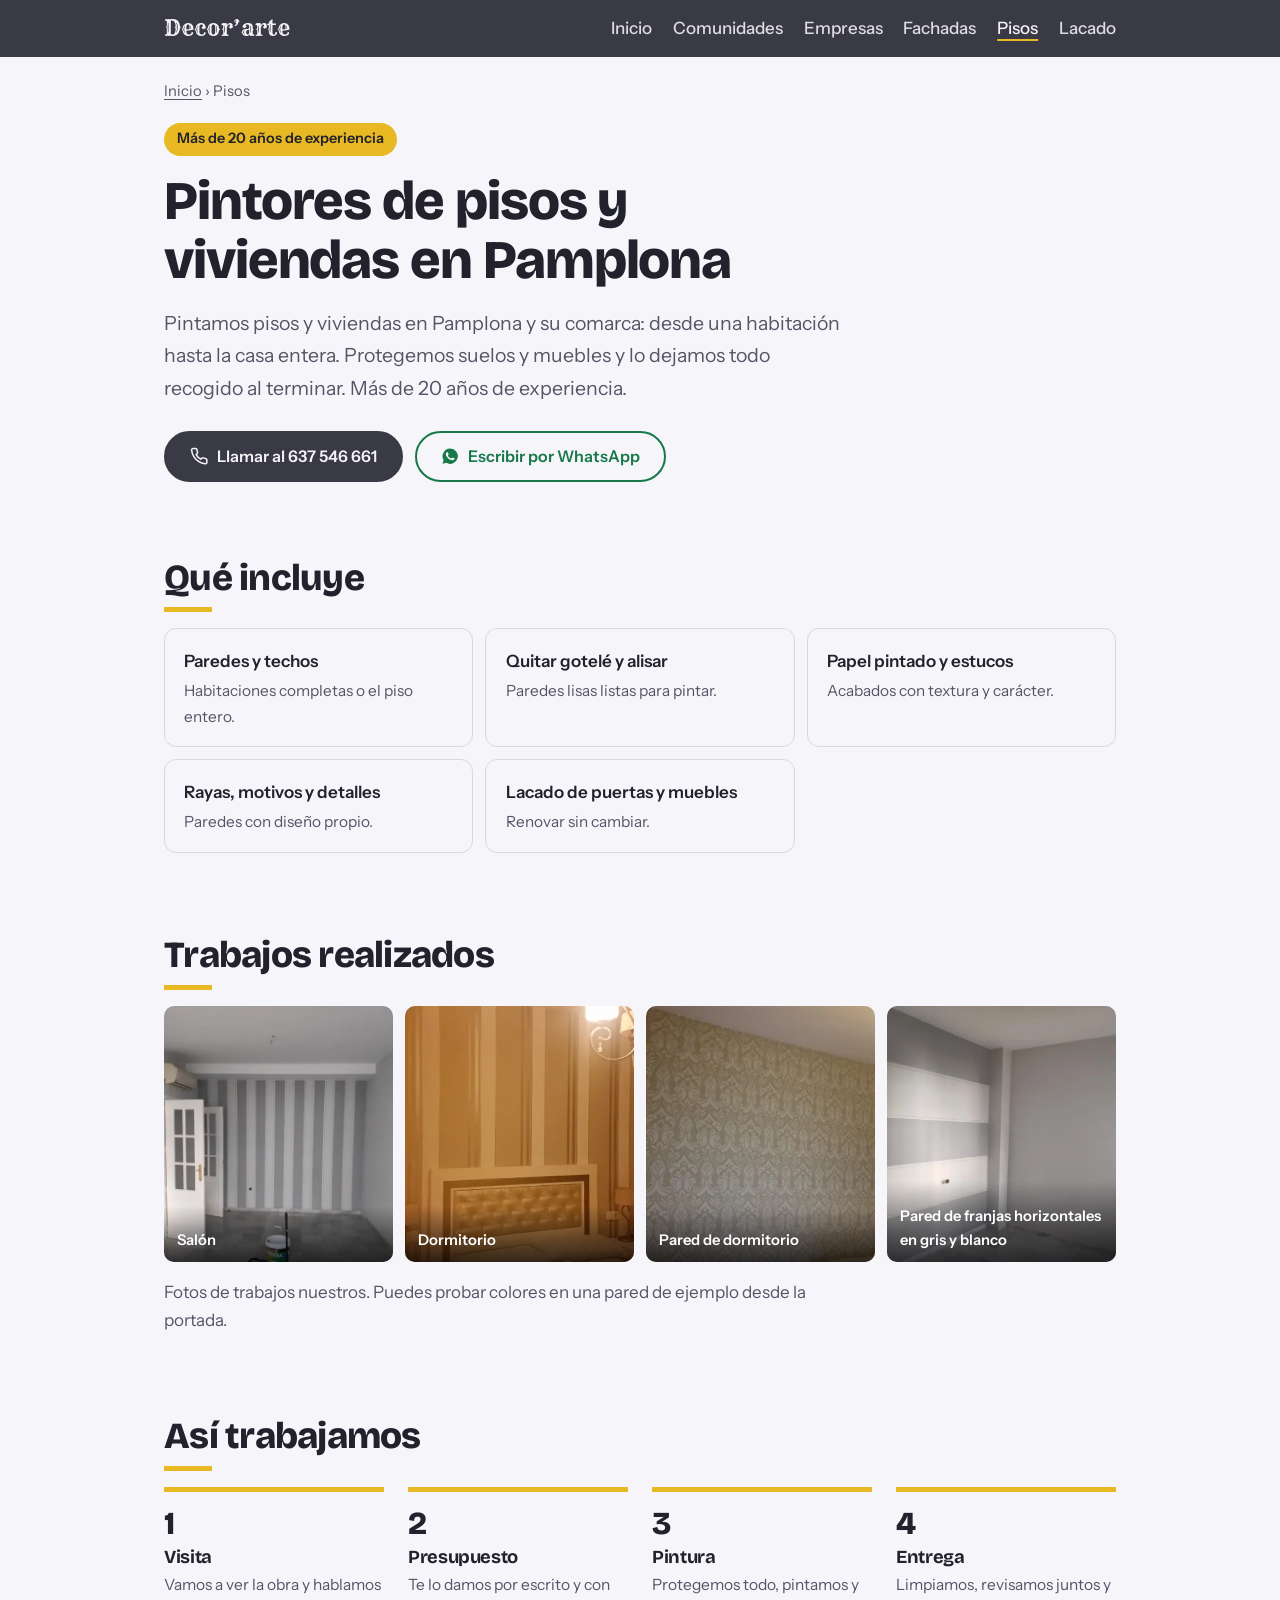
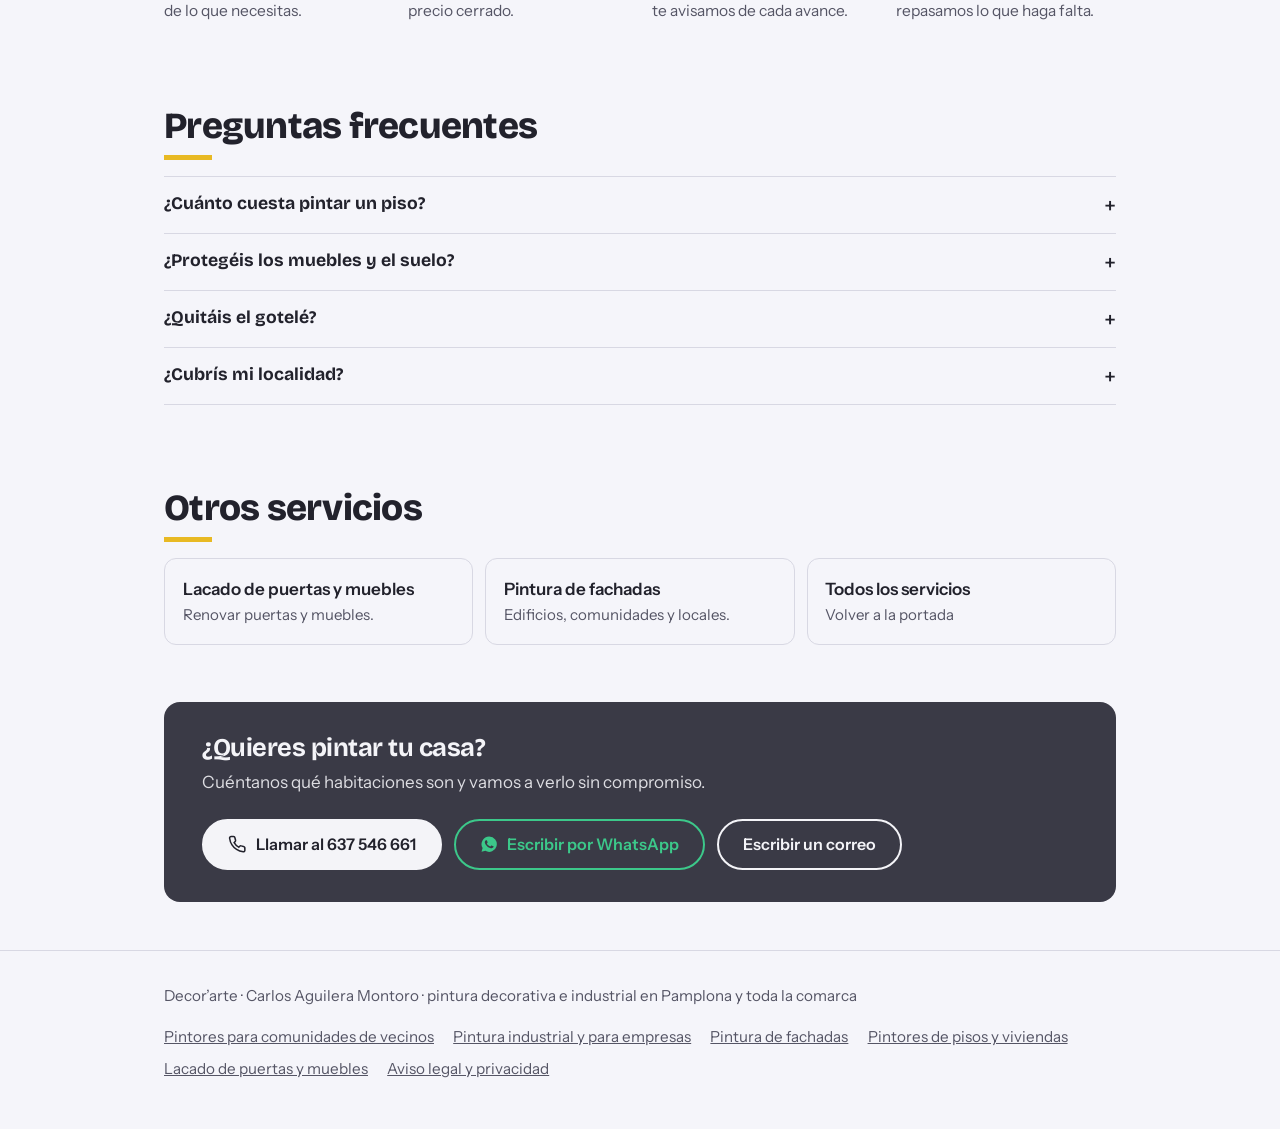
<file: pintores-pisos-pamplona/index.html>
<!doctype html>
<html lang="es">
<head>
<meta charset="utf-8">
<meta http-equiv="Content-Security-Policy" content="default-src 'self'; script-src 'self' 'unsafe-inline' https://static.cloudflareinsights.com; style-src 'self' 'unsafe-inline'; img-src 'self' data:; font-src 'self'; connect-src 'self' https://cloudflareinsights.com; object-src 'none'; base-uri 'self'; form-action 'self' mailto:">
<meta name="viewport" content="width=device-width,initial-scale=1">
<title>Pintores de pisos y viviendas en Pamplona · Decor’arte</title>
<meta name="description" content="Pintores de pisos y viviendas en Pamplona y su comarca: paredes, techos, quitar gotelé y alisar, papel pintado y estucos. Más de 20 años de experiencia.">
<link rel="canonical" href="https://decor-arte.com/pintores-pisos-pamplona/">
<meta property="og:type" content="website"><meta property="og:locale" content="es_ES"><meta property="og:site_name" content="Decor’arte">
<meta property="og:title" content="Pintores de pisos y viviendas en Pamplona · Decor’arte"><meta property="og:description" content="Pintores de pisos y viviendas en Pamplona y su comarca: paredes, techos, quitar gotelé y alisar, papel pintado y estucos. Más de 20 años de experiencia."><meta property="og:url" content="https://decor-arte.com/pintores-pisos-pamplona/">
<meta property="og:image" content="https://decor-arte.com/og-image.png"><meta name="twitter:card" content="summary_large_image">
<link rel="icon" href="/favicon.svg" type="image/svg+xml"><link rel="icon" href="/favicon-32.png" sizes="32x32" type="image/png"><link rel="apple-touch-icon" href="/apple-touch-icon.png">
<meta name="theme-color" content="#3a3a46">
<link rel="preload" href="/fuentes/bricolage-grotesque-normal.woff2" as="font" type="font/woff2" crossorigin>
<link rel="stylesheet" href="/servicio.css">
<script type="application/ld+json">{"@context": "https://schema.org", "@type": "Service", "name": "Pintores de pisos y viviendas en Pamplona", "serviceType": "Pintores de pisos y viviendas en Pamplona", "url": "https://decor-arte.com/pintores-pisos-pamplona/", "provider": {"@type": "HousePainter", "name": "Decor’arte", "url": "https://decor-arte.com/", "telephone": "+34637546661", "email": "info@decor-arte.com", "address": {"@type": "PostalAddress", "addressLocality": "Pamplona", "addressRegion": "Navarra", "addressCountry": "ES"}}, "areaServed": ["Pamplona", "Burlada", "Villava", "Barañáin", "Zizur Mayor", "Mutilva", "Huarte", "Berriozar", "Ansoáin", "Sarriguren"]}</script>
<script type="application/ld+json">{"@context": "https://schema.org", "@type": "FAQPage", "mainEntity": [{"@type": "Question", "name": "¿Cuánto cuesta pintar un piso?", "acceptedAnswer": {"@type": "Answer", "text": "Depende de los metros, el estado de las paredes y los acabados. Vamos a verlo y te damos un precio cerrado por escrito, sin compromiso."}}, {"@type": "Question", "name": "¿Protegéis los muebles y el suelo?", "acceptedAnswer": {"@type": "Answer", "text": "Sí. Cubrimos suelos y muebles antes de empezar y lo dejamos todo limpio y recogido al terminar."}}, {"@type": "Question", "name": "¿Quitáis el gotelé?", "acceptedAnswer": {"@type": "Answer", "text": "Sí. Alisamos la pared y la dejamos lista para pintar."}}, {"@type": "Question", "name": "¿Cubrís mi localidad?", "acceptedAnswer": {"@type": "Answer", "text": "Trabajamos en Pamplona y en toda la cuenca, por ejemplo en Burlada, Villava, Barañáin, Zizur Mayor, Mutilva, Huarte, Berriozar, Ansoáin o Sarriguren. Si tu localidad no está en la lista, pregúntanos."}}]}</script>
<script type="application/ld+json">{"@context": "https://schema.org", "@type": "BreadcrumbList", "itemListElement": [{"@type": "ListItem", "position": 1, "name": "Inicio", "item": "https://decor-arte.com/"}, {"@type": "ListItem", "position": 2, "name": "Pintores de pisos y viviendas en Pamplona", "item": "https://decor-arte.com/pintores-pisos-pamplona/"}]}</script>
</head>
<body>
<header class="top"><div class="wrap"><a class="mark" href="/">Decor’arte</a><nav aria-label="Servicios"><a href="/">Inicio</a><a href="/pintores-comunidades-pamplona/">Comunidades</a><a href="/pintura-industrial-empresas-pamplona/">Empresas</a><a href="/pintura-fachadas-pamplona/">Fachadas</a><a href="/pintores-pisos-pamplona/" aria-current="page">Pisos</a><a href="/lacado-puertas-muebles-pamplona/">Lacado</a></nav></div></header>
<main>
<div class="wrap">
<p class="crumbs"><a href="/">Inicio</a> › Pisos</p>
<div class="hero">
<span class="badge">Más de 20 años de experiencia</span>
<h1>Pintores de pisos y viviendas en Pamplona</h1>
<p class="lead">Pintamos pisos y viviendas en Pamplona y su comarca: desde una habitación hasta la casa entera. Protegemos suelos y muebles y lo dejamos todo recogido al terminar. Más de 20 años de experiencia.</p>
<div class="ctas"><a class="btn primary" href="tel:+34637546661"><svg viewBox="0 0 24 24" fill="none" stroke="currentColor" stroke-width="2" aria-hidden="true"><path d="M22 16.9v3a2 2 0 0 1-2.2 2 19.8 19.8 0 0 1-8.6-3.1 19.5 19.5 0 0 1-6-6A19.8 19.8 0 0 1 2.1 4.2 2 2 0 0 1 4.1 2h3a2 2 0 0 1 2 1.7c.1 1 .4 1.9.7 2.8a2 2 0 0 1-.5 2.1L8 9.9a16 16 0 0 0 6 6l1.3-1.3a2 2 0 0 1 2.1-.4c.9.3 1.8.6 2.8.7a2 2 0 0 1 1.7 2z"/></svg> Llamar al 637 546 661</a><a class="btn wa" href="https://wa.me/34637546661?text=Hola%20Carlos%2C%20querr%C3%ADa%20pedir%20un%20presupuesto%20para%20pintar%20mi%20piso."><svg viewBox="0 0 24 24" fill="currentColor" aria-hidden="true"><path d="M12 2a10 10 0 0 0-8.6 15.1L2 22l5-1.3A10 10 0 1 0 12 2zm5.2 14.1c-.2.6-1.3 1.2-1.8 1.2-.5.1-1 .1-3.3-.8-2.8-1.1-4.6-4-4.7-4.2-.1-.2-1.1-1.5-1.1-2.9s.7-2 1-2.3c.2-.3.5-.3.7-.3h.5c.2 0 .4 0 .6.5l.8 2c.1.2.1.4 0 .5l-.3.5-.4.4c-.1.1-.3.3-.1.6.2.3.8 1.3 1.7 2.1 1.2 1 2.1 1.3 2.4 1.5.3.1.5.1.6-.1l.9-1c.2-.3.4-.2.6-.1l1.9.9c.3.1.5.2.5.3.1.2.1.7-.1 1.2z"/></svg> Escribir por WhatsApp</a></div>
</div>
<section><h2>Qué incluye</h2><ul class="list"><li>Paredes y techos<span>Habitaciones completas o el piso entero.</span></li><li>Quitar gotelé y alisar<span>Paredes lisas listas para pintar.</span></li><li>Papel pintado y estucos<span>Acabados con textura y carácter.</span></li><li>Rayas, motivos y detalles<span>Paredes con diseño propio.</span></li><li>Lacado de puertas y muebles<span>Renovar sin cambiar.</span></li></ul></section>
<section><h2>Trabajos realizados</h2><ul class="shots"><li><img src="/fotos/salon-rayas-gris-s.webp" width="800" height="450" loading="lazy" alt="Salón con una pared de rayas verticales en gris y blanco"><span>Salón</span></li><li><img src="/fotos/dormitorio-rayas-beige-s.webp" width="800" height="450" loading="lazy" alt="Dormitorio con rayas verticales en beige, blanco y plata"><span>Dormitorio</span></li><li><img src="/fotos/pared-damasco-s.webp" width="800" height="450" loading="lazy" alt="Pared de dormitorio con motivo damasco en tonos crema"><span>Pared de dormitorio</span></li><li><img src="/fotos/dormitorio-rayas-horizontales-s.webp" width="800" height="450" loading="lazy" alt="Pared de franjas horizontales en gris y blanco"><span>Pared de franjas horizontales en gris y blanco</span></li></ul><p class="note">Fotos de trabajos nuestros. Puedes probar colores en una pared de ejemplo desde la portada.</p></section>
<section><h2>Así trabajamos</h2><ol class="steps"><li><h3>Visita</h3><p>Vamos a ver la obra y hablamos de lo que necesitas.</p></li><li><h3>Presupuesto</h3><p>Te lo damos por escrito y con precio cerrado.</p></li><li><h3>Pintura</h3><p>Protegemos todo, pintamos y te avisamos de cada avance.</p></li><li><h3>Entrega</h3><p>Limpiamos, revisamos juntos y repasamos lo que haga falta.</p></li></ol></section>
<section class="faq"><h2>Preguntas frecuentes</h2><details><summary>¿Cuánto cuesta pintar un piso?</summary><p>Depende de los metros, el estado de las paredes y los acabados. Vamos a verlo y te damos un precio cerrado por escrito, sin compromiso.</p></details><details><summary>¿Protegéis los muebles y el suelo?</summary><p>Sí. Cubrimos suelos y muebles antes de empezar y lo dejamos todo limpio y recogido al terminar.</p></details><details><summary>¿Quitáis el gotelé?</summary><p>Sí. Alisamos la pared y la dejamos lista para pintar.</p></details><details><summary>¿Cubrís mi localidad?</summary><p>Trabajamos en Pamplona y en toda la cuenca, por ejemplo en Burlada, Villava, Barañáin, Zizur Mayor, Mutilva, Huarte, Berriozar, Ansoáin o Sarriguren. Si tu localidad no está en la lista, pregúntanos.</p></details></section>
<section><h2>Otros servicios</h2><div class="more"><a href="/lacado-puertas-muebles-pamplona/">Lacado de puertas y muebles<span>Renovar puertas y muebles.</span></a><a href="/pintura-fachadas-pamplona/">Pintura de fachadas<span>Edificios, comunidades y locales.</span></a><a href="/">Todos los servicios<span>Volver a la portada</span></a></div></section>
<div class="cta"><h2>¿Quieres pintar tu casa?</h2><p>Cuéntanos qué habitaciones son y vamos a verlo sin compromiso.</p><div class="ctas"><a class="btn primary" href="tel:+34637546661"><svg viewBox="0 0 24 24" fill="none" stroke="currentColor" stroke-width="2" aria-hidden="true"><path d="M22 16.9v3a2 2 0 0 1-2.2 2 19.8 19.8 0 0 1-8.6-3.1 19.5 19.5 0 0 1-6-6A19.8 19.8 0 0 1 2.1 4.2 2 2 0 0 1 4.1 2h3a2 2 0 0 1 2 1.7c.1 1 .4 1.9.7 2.8a2 2 0 0 1-.5 2.1L8 9.9a16 16 0 0 0 6 6l1.3-1.3a2 2 0 0 1 2.1-.4c.9.3 1.8.6 2.8.7a2 2 0 0 1 1.7 2z"/></svg> Llamar al 637 546 661</a><a class="btn wa" href="https://wa.me/34637546661?text=Hola%20Carlos%2C%20querr%C3%ADa%20pedir%20un%20presupuesto%20para%20pintar%20mi%20piso."><svg viewBox="0 0 24 24" fill="currentColor" aria-hidden="true"><path d="M12 2a10 10 0 0 0-8.6 15.1L2 22l5-1.3A10 10 0 1 0 12 2zm5.2 14.1c-.2.6-1.3 1.2-1.8 1.2-.5.1-1 .1-3.3-.8-2.8-1.1-4.6-4-4.7-4.2-.1-.2-1.1-1.5-1.1-2.9s.7-2 1-2.3c.2-.3.5-.3.7-.3h.5c.2 0 .4 0 .6.5l.8 2c.1.2.1.4 0 .5l-.3.5-.4.4c-.1.1-.3.3-.1.6.2.3.8 1.3 1.7 2.1 1.2 1 2.1 1.3 2.4 1.5.3.1.5.1.6-.1l.9-1c.2-.3.4-.2.6-.1l1.9.9c.3.1.5.2.5.3.1.2.1.7-.1 1.2z"/></svg> Escribir por WhatsApp</a><a class="btn" href="mailto:info@decor-arte.com">Escribir un correo</a></div></div>
</div>
</main>
<footer><div class="wrap"><span>Decor’arte · Carlos Aguilera Montoro · pintura decorativa e industrial en Pamplona y toda la comarca</span><nav aria-label="Páginas"><a href="/pintores-comunidades-pamplona/">Pintores para comunidades de vecinos</a><a href="/pintura-industrial-empresas-pamplona/">Pintura industrial y para empresas</a><a href="/pintura-fachadas-pamplona/">Pintura de fachadas</a><a href="/pintores-pisos-pamplona/">Pintores de pisos y viviendas</a><a href="/lacado-puertas-muebles-pamplona/">Lacado de puertas y muebles</a><a href="/aviso-legal/">Aviso legal y privacidad</a></nav></div></footer>
<div class="callbar"><a class="btn primary" href="tel:+34637546661"><svg viewBox="0 0 24 24" fill="none" stroke="currentColor" stroke-width="2" aria-hidden="true"><path d="M22 16.9v3a2 2 0 0 1-2.2 2 19.8 19.8 0 0 1-8.6-3.1 19.5 19.5 0 0 1-6-6A19.8 19.8 0 0 1 2.1 4.2 2 2 0 0 1 4.1 2h3a2 2 0 0 1 2 1.7c.1 1 .4 1.9.7 2.8a2 2 0 0 1-.5 2.1L8 9.9a16 16 0 0 0 6 6l1.3-1.3a2 2 0 0 1 2.1-.4c.9.3 1.8.6 2.8.7a2 2 0 0 1 1.7 2z"/></svg> Llamar</a><a class="btn wa" href="https://wa.me/34637546661?text=Hola%20Carlos%2C%20querr%C3%ADa%20pedir%20un%20presupuesto%20para%20pintar%20mi%20piso."><svg viewBox="0 0 24 24" fill="currentColor" aria-hidden="true"><path d="M12 2a10 10 0 0 0-8.6 15.1L2 22l5-1.3A10 10 0 1 0 12 2zm5.2 14.1c-.2.6-1.3 1.2-1.8 1.2-.5.1-1 .1-3.3-.8-2.8-1.1-4.6-4-4.7-4.2-.1-.2-1.1-1.5-1.1-2.9s.7-2 1-2.3c.2-.3.5-.3.7-.3h.5c.2 0 .4 0 .6.5l.8 2c.1.2.1.4 0 .5l-.3.5-.4.4c-.1.1-.3.3-.1.6.2.3.8 1.3 1.7 2.1 1.2 1 2.1 1.3 2.4 1.5.3.1.5.1.6-.1l.9-1c.2-.3.4-.2.6-.1l1.9.9c.3.1.5.2.5.3.1.2.1.7-.1 1.2z"/></svg> WhatsApp</a></div>
<!-- Cloudflare Web Analytics (sin cookies) --><script defer src='https://static.cloudflareinsights.com/beacon.min.js' data-cf-beacon='{"token": "c9a8200bb6ec4793aa962c038cfc650b"}'></script>
</body>
</html>
</file>
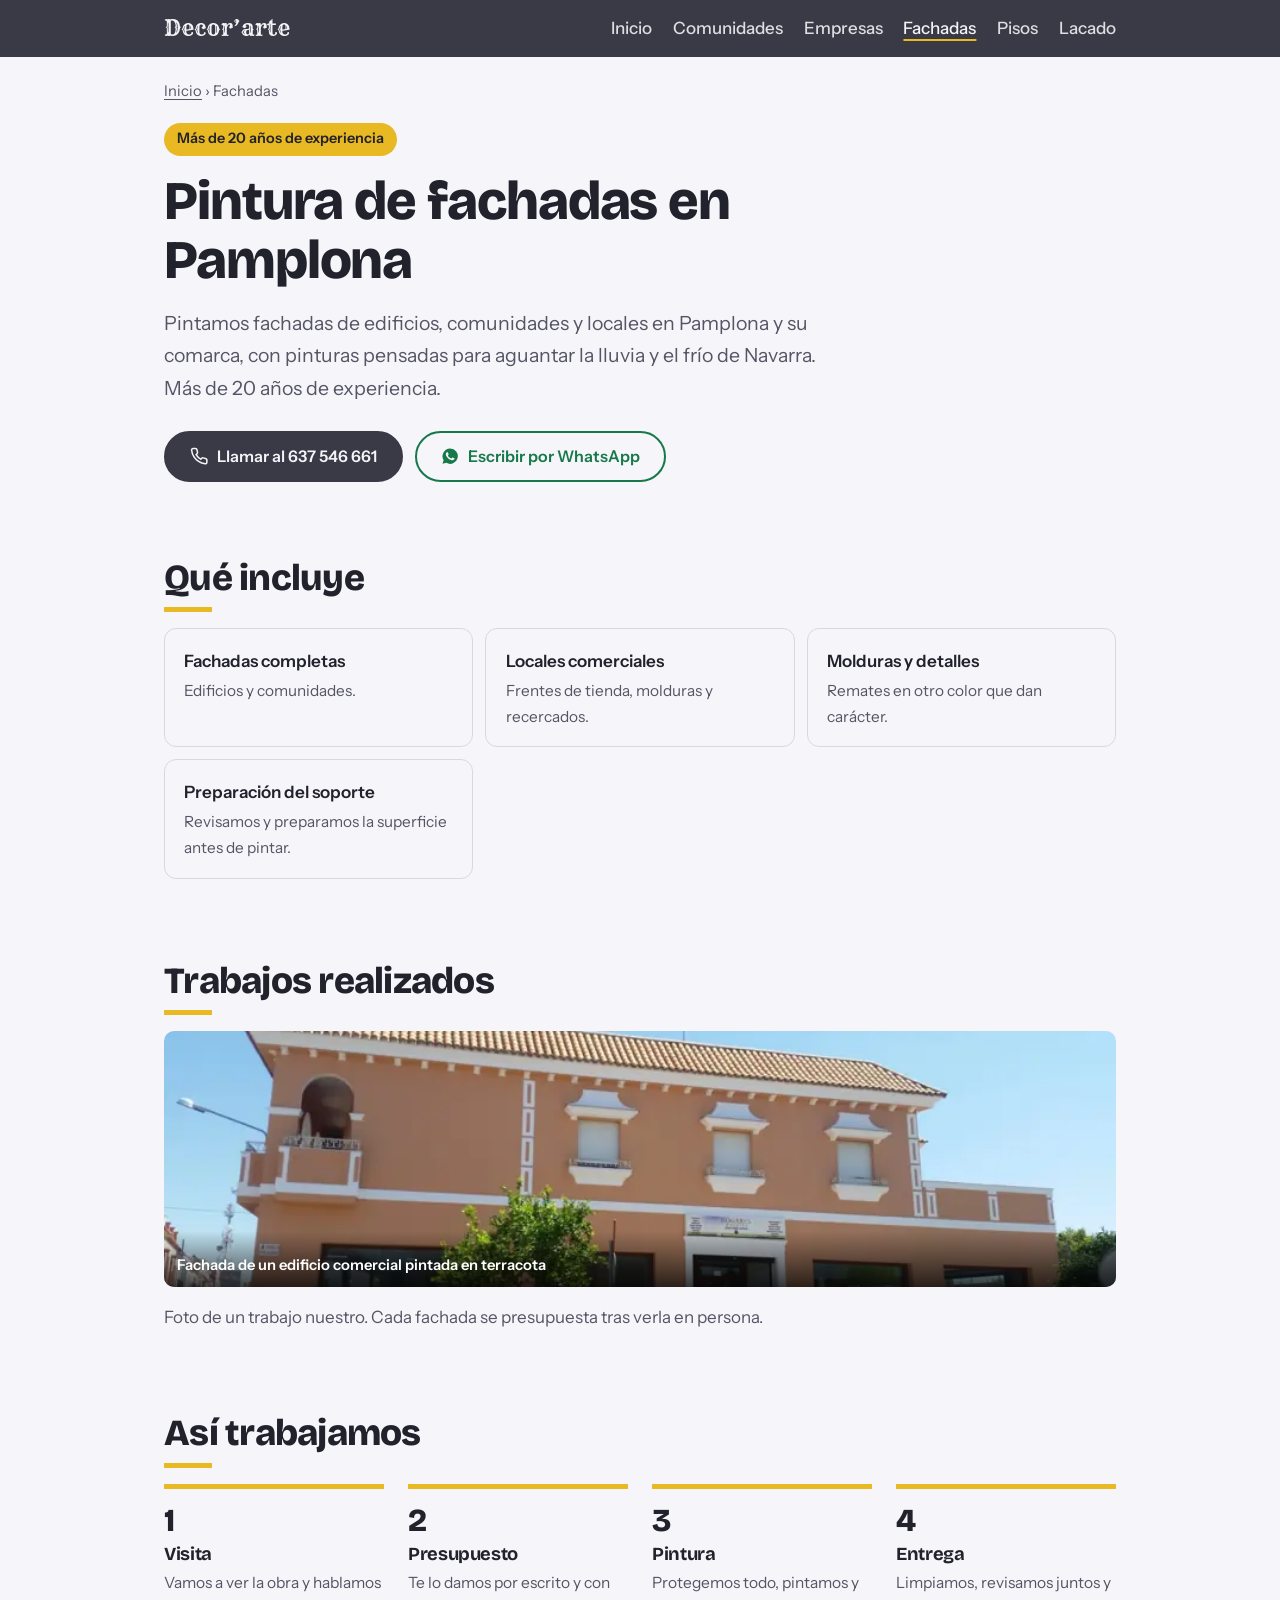
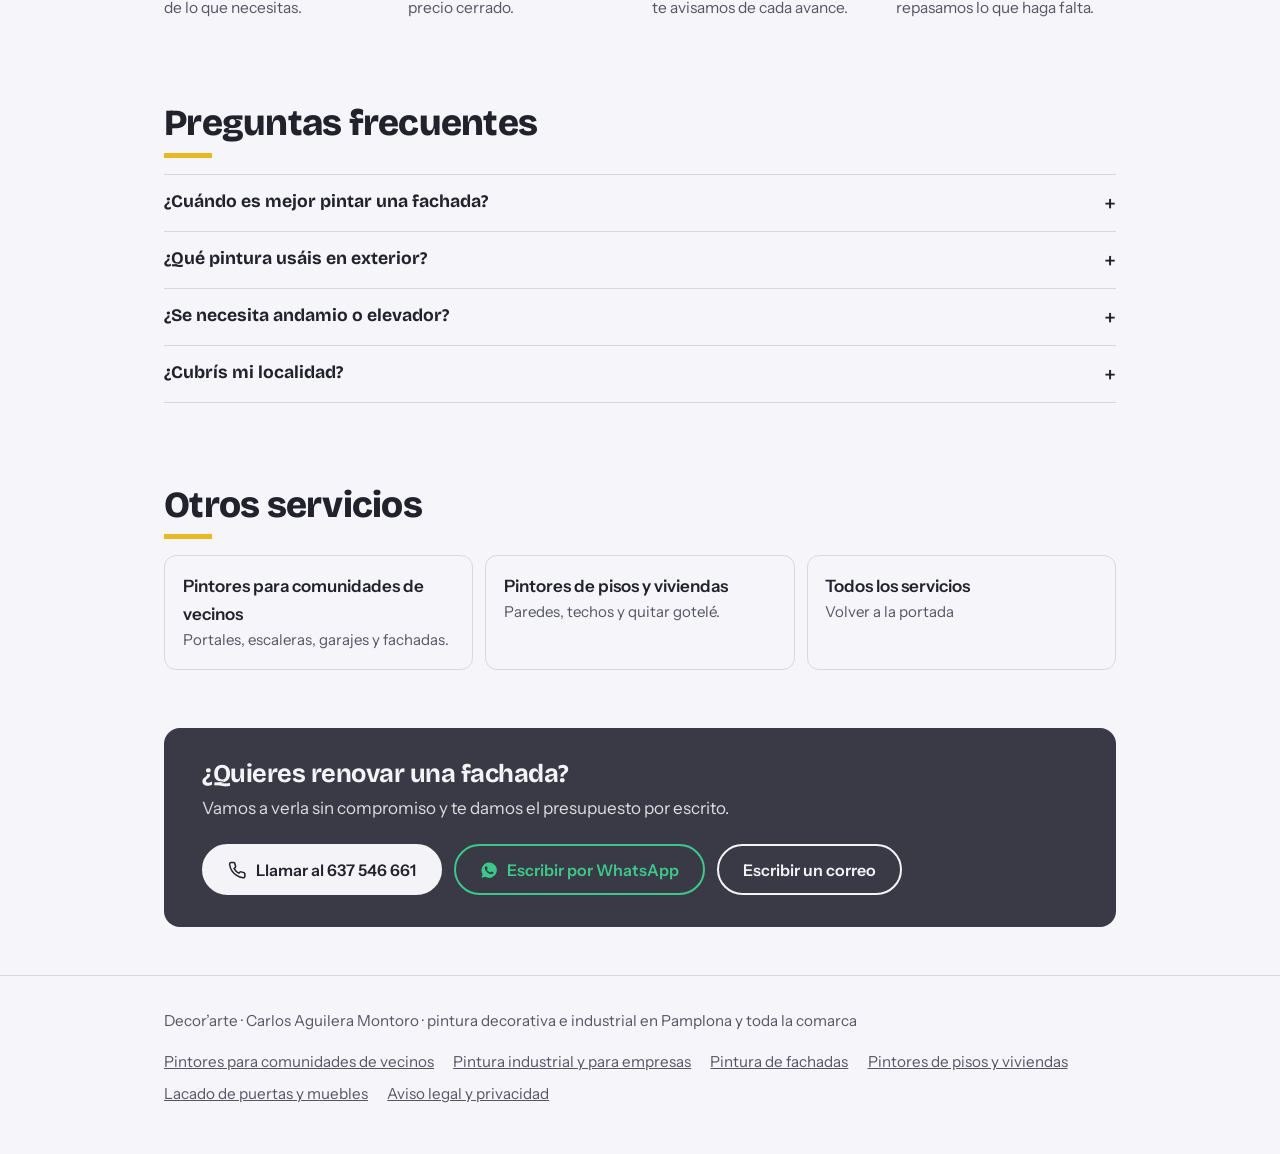
<file: pintura-fachadas-pamplona/index.html>
<!doctype html>
<html lang="es">
<head>
<meta charset="utf-8">
<meta http-equiv="Content-Security-Policy" content="default-src 'self'; script-src 'self' 'unsafe-inline' https://static.cloudflareinsights.com; style-src 'self' 'unsafe-inline'; img-src 'self' data:; font-src 'self'; connect-src 'self' https://cloudflareinsights.com; object-src 'none'; base-uri 'self'; form-action 'self' mailto:">
<meta name="viewport" content="width=device-width,initial-scale=1">
<title>Pintura de fachadas en Pamplona · Decor’arte</title>
<meta name="description" content="Pintura de fachadas para comunidades, edificios y locales en Pamplona y su comarca. Acabados duraderos para el clima de Navarra. Presupuesto por escrito.">
<link rel="canonical" href="https://decor-arte.com/pintura-fachadas-pamplona/">
<meta property="og:type" content="website"><meta property="og:locale" content="es_ES"><meta property="og:site_name" content="Decor’arte">
<meta property="og:title" content="Pintura de fachadas en Pamplona · Decor’arte"><meta property="og:description" content="Pintura de fachadas para comunidades, edificios y locales en Pamplona y su comarca. Acabados duraderos para el clima de Navarra. Presupuesto por escrito."><meta property="og:url" content="https://decor-arte.com/pintura-fachadas-pamplona/">
<meta property="og:image" content="https://decor-arte.com/og-image.png"><meta name="twitter:card" content="summary_large_image">
<link rel="icon" href="/favicon.svg" type="image/svg+xml"><link rel="icon" href="/favicon-32.png" sizes="32x32" type="image/png"><link rel="apple-touch-icon" href="/apple-touch-icon.png">
<meta name="theme-color" content="#3a3a46">
<link rel="preload" href="/fuentes/bricolage-grotesque-normal.woff2" as="font" type="font/woff2" crossorigin>
<link rel="stylesheet" href="/servicio.css">
<script type="application/ld+json">{"@context": "https://schema.org", "@type": "Service", "name": "Pintura de fachadas en Pamplona", "serviceType": "Pintura de fachadas en Pamplona", "url": "https://decor-arte.com/pintura-fachadas-pamplona/", "provider": {"@type": "HousePainter", "name": "Decor’arte", "url": "https://decor-arte.com/", "telephone": "+34637546661", "email": "info@decor-arte.com", "address": {"@type": "PostalAddress", "addressLocality": "Pamplona", "addressRegion": "Navarra", "addressCountry": "ES"}}, "areaServed": ["Pamplona", "Burlada", "Villava", "Barañáin", "Zizur Mayor", "Mutilva", "Huarte", "Berriozar", "Ansoáin", "Sarriguren"]}</script>
<script type="application/ld+json">{"@context": "https://schema.org", "@type": "FAQPage", "mainEntity": [{"@type": "Question", "name": "¿Cuándo es mejor pintar una fachada?", "acceptedAnswer": {"@type": "Answer", "text": "Cuando el tiempo es seco y sin heladas. Lo planificamos contigo según la obra y la época."}}, {"@type": "Question", "name": "¿Qué pintura usáis en exterior?", "acceptedAnswer": {"@type": "Answer", "text": "Trabajamos con pinturas Titan y sistemas para fachada. Te explicamos cuál conviene según el estado del soporte."}}, {"@type": "Question", "name": "¿Se necesita andamio o elevador?", "acceptedAnswer": {"@type": "Answer", "text": "Si la altura lo requiere, el elevador va incluido en el presupuesto, sin sorpresas. Lo valoramos en la visita."}}, {"@type": "Question", "name": "¿Cubrís mi localidad?", "acceptedAnswer": {"@type": "Answer", "text": "Trabajamos en Pamplona y en toda la cuenca, por ejemplo en Burlada, Villava, Barañáin, Zizur Mayor, Mutilva, Huarte, Berriozar, Ansoáin o Sarriguren. Si tu localidad no está en la lista, pregúntanos."}}]}</script>
<script type="application/ld+json">{"@context": "https://schema.org", "@type": "BreadcrumbList", "itemListElement": [{"@type": "ListItem", "position": 1, "name": "Inicio", "item": "https://decor-arte.com/"}, {"@type": "ListItem", "position": 2, "name": "Pintura de fachadas en Pamplona", "item": "https://decor-arte.com/pintura-fachadas-pamplona/"}]}</script>
</head>
<body>
<header class="top"><div class="wrap"><a class="mark" href="/">Decor’arte</a><nav aria-label="Servicios"><a href="/">Inicio</a><a href="/pintores-comunidades-pamplona/">Comunidades</a><a href="/pintura-industrial-empresas-pamplona/">Empresas</a><a href="/pintura-fachadas-pamplona/" aria-current="page">Fachadas</a><a href="/pintores-pisos-pamplona/">Pisos</a><a href="/lacado-puertas-muebles-pamplona/">Lacado</a></nav></div></header>
<main>
<div class="wrap">
<p class="crumbs"><a href="/">Inicio</a> › Fachadas</p>
<div class="hero">
<span class="badge">Más de 20 años de experiencia</span>
<h1>Pintura de fachadas en Pamplona</h1>
<p class="lead">Pintamos fachadas de edificios, comunidades y locales en Pamplona y su comarca, con pinturas pensadas para aguantar la lluvia y el frío de Navarra. Más de 20 años de experiencia.</p>
<div class="ctas"><a class="btn primary" href="tel:+34637546661"><svg viewBox="0 0 24 24" fill="none" stroke="currentColor" stroke-width="2" aria-hidden="true"><path d="M22 16.9v3a2 2 0 0 1-2.2 2 19.8 19.8 0 0 1-8.6-3.1 19.5 19.5 0 0 1-6-6A19.8 19.8 0 0 1 2.1 4.2 2 2 0 0 1 4.1 2h3a2 2 0 0 1 2 1.7c.1 1 .4 1.9.7 2.8a2 2 0 0 1-.5 2.1L8 9.9a16 16 0 0 0 6 6l1.3-1.3a2 2 0 0 1 2.1-.4c.9.3 1.8.6 2.8.7a2 2 0 0 1 1.7 2z"/></svg> Llamar al 637 546 661</a><a class="btn wa" href="https://wa.me/34637546661?text=Hola%20Carlos%2C%20querr%C3%ADa%20pedir%20un%20presupuesto%20para%20pintar%20una%20fachada."><svg viewBox="0 0 24 24" fill="currentColor" aria-hidden="true"><path d="M12 2a10 10 0 0 0-8.6 15.1L2 22l5-1.3A10 10 0 1 0 12 2zm5.2 14.1c-.2.6-1.3 1.2-1.8 1.2-.5.1-1 .1-3.3-.8-2.8-1.1-4.6-4-4.7-4.2-.1-.2-1.1-1.5-1.1-2.9s.7-2 1-2.3c.2-.3.5-.3.7-.3h.5c.2 0 .4 0 .6.5l.8 2c.1.2.1.4 0 .5l-.3.5-.4.4c-.1.1-.3.3-.1.6.2.3.8 1.3 1.7 2.1 1.2 1 2.1 1.3 2.4 1.5.3.1.5.1.6-.1l.9-1c.2-.3.4-.2.6-.1l1.9.9c.3.1.5.2.5.3.1.2.1.7-.1 1.2z"/></svg> Escribir por WhatsApp</a></div>
</div>
<section><h2>Qué incluye</h2><ul class="list"><li>Fachadas completas<span>Edificios y comunidades.</span></li><li>Locales comerciales<span>Frentes de tienda, molduras y recercados.</span></li><li>Molduras y detalles<span>Remates en otro color que dan carácter.</span></li><li>Preparación del soporte<span>Revisamos y preparamos la superficie antes de pintar.</span></li></ul></section>
<section><h2>Trabajos realizados</h2><ul class="shots"><li><img src="/fotos/fachada-local-s.webp" width="800" height="450" loading="lazy" alt="Fachada de un edificio comercial pintada en terracota con molduras y recercados en blanco"><span>Fachada de un edificio comercial pintada en terracota</span></li></ul><p class="note">Foto de un trabajo nuestro. Cada fachada se presupuesta tras verla en persona.</p></section>
<section><h2>Así trabajamos</h2><ol class="steps"><li><h3>Visita</h3><p>Vamos a ver la obra y hablamos de lo que necesitas.</p></li><li><h3>Presupuesto</h3><p>Te lo damos por escrito y con precio cerrado.</p></li><li><h3>Pintura</h3><p>Protegemos todo, pintamos y te avisamos de cada avance.</p></li><li><h3>Entrega</h3><p>Limpiamos, revisamos juntos y repasamos lo que haga falta.</p></li></ol></section>
<section class="faq"><h2>Preguntas frecuentes</h2><details><summary>¿Cuándo es mejor pintar una fachada?</summary><p>Cuando el tiempo es seco y sin heladas. Lo planificamos contigo según la obra y la época.</p></details><details><summary>¿Qué pintura usáis en exterior?</summary><p>Trabajamos con pinturas Titan y sistemas para fachada. Te explicamos cuál conviene según el estado del soporte.</p></details><details><summary>¿Se necesita andamio o elevador?</summary><p>Si la altura lo requiere, el elevador va incluido en el presupuesto, sin sorpresas. Lo valoramos en la visita.</p></details><details><summary>¿Cubrís mi localidad?</summary><p>Trabajamos en Pamplona y en toda la cuenca, por ejemplo en Burlada, Villava, Barañáin, Zizur Mayor, Mutilva, Huarte, Berriozar, Ansoáin o Sarriguren. Si tu localidad no está en la lista, pregúntanos.</p></details></section>
<section><h2>Otros servicios</h2><div class="more"><a href="/pintores-comunidades-pamplona/">Pintores para comunidades de vecinos<span>Portales, escaleras, garajes y fachadas.</span></a><a href="/pintores-pisos-pamplona/">Pintores de pisos y viviendas<span>Paredes, techos y quitar gotelé.</span></a><a href="/">Todos los servicios<span>Volver a la portada</span></a></div></section>
<div class="cta"><h2>¿Quieres renovar una fachada?</h2><p>Vamos a verla sin compromiso y te damos el presupuesto por escrito.</p><div class="ctas"><a class="btn primary" href="tel:+34637546661"><svg viewBox="0 0 24 24" fill="none" stroke="currentColor" stroke-width="2" aria-hidden="true"><path d="M22 16.9v3a2 2 0 0 1-2.2 2 19.8 19.8 0 0 1-8.6-3.1 19.5 19.5 0 0 1-6-6A19.8 19.8 0 0 1 2.1 4.2 2 2 0 0 1 4.1 2h3a2 2 0 0 1 2 1.7c.1 1 .4 1.9.7 2.8a2 2 0 0 1-.5 2.1L8 9.9a16 16 0 0 0 6 6l1.3-1.3a2 2 0 0 1 2.1-.4c.9.3 1.8.6 2.8.7a2 2 0 0 1 1.7 2z"/></svg> Llamar al 637 546 661</a><a class="btn wa" href="https://wa.me/34637546661?text=Hola%20Carlos%2C%20querr%C3%ADa%20pedir%20un%20presupuesto%20para%20pintar%20una%20fachada."><svg viewBox="0 0 24 24" fill="currentColor" aria-hidden="true"><path d="M12 2a10 10 0 0 0-8.6 15.1L2 22l5-1.3A10 10 0 1 0 12 2zm5.2 14.1c-.2.6-1.3 1.2-1.8 1.2-.5.1-1 .1-3.3-.8-2.8-1.1-4.6-4-4.7-4.2-.1-.2-1.1-1.5-1.1-2.9s.7-2 1-2.3c.2-.3.5-.3.7-.3h.5c.2 0 .4 0 .6.5l.8 2c.1.2.1.4 0 .5l-.3.5-.4.4c-.1.1-.3.3-.1.6.2.3.8 1.3 1.7 2.1 1.2 1 2.1 1.3 2.4 1.5.3.1.5.1.6-.1l.9-1c.2-.3.4-.2.6-.1l1.9.9c.3.1.5.2.5.3.1.2.1.7-.1 1.2z"/></svg> Escribir por WhatsApp</a><a class="btn" href="mailto:info@decor-arte.com">Escribir un correo</a></div></div>
</div>
</main>
<footer><div class="wrap"><span>Decor’arte · Carlos Aguilera Montoro · pintura decorativa e industrial en Pamplona y toda la comarca</span><nav aria-label="Páginas"><a href="/pintores-comunidades-pamplona/">Pintores para comunidades de vecinos</a><a href="/pintura-industrial-empresas-pamplona/">Pintura industrial y para empresas</a><a href="/pintura-fachadas-pamplona/">Pintura de fachadas</a><a href="/pintores-pisos-pamplona/">Pintores de pisos y viviendas</a><a href="/lacado-puertas-muebles-pamplona/">Lacado de puertas y muebles</a><a href="/aviso-legal/">Aviso legal y privacidad</a></nav></div></footer>
<div class="callbar"><a class="btn primary" href="tel:+34637546661"><svg viewBox="0 0 24 24" fill="none" stroke="currentColor" stroke-width="2" aria-hidden="true"><path d="M22 16.9v3a2 2 0 0 1-2.2 2 19.8 19.8 0 0 1-8.6-3.1 19.5 19.5 0 0 1-6-6A19.8 19.8 0 0 1 2.1 4.2 2 2 0 0 1 4.1 2h3a2 2 0 0 1 2 1.7c.1 1 .4 1.9.7 2.8a2 2 0 0 1-.5 2.1L8 9.9a16 16 0 0 0 6 6l1.3-1.3a2 2 0 0 1 2.1-.4c.9.3 1.8.6 2.8.7a2 2 0 0 1 1.7 2z"/></svg> Llamar</a><a class="btn wa" href="https://wa.me/34637546661?text=Hola%20Carlos%2C%20querr%C3%ADa%20pedir%20un%20presupuesto%20para%20pintar%20una%20fachada."><svg viewBox="0 0 24 24" fill="currentColor" aria-hidden="true"><path d="M12 2a10 10 0 0 0-8.6 15.1L2 22l5-1.3A10 10 0 1 0 12 2zm5.2 14.1c-.2.6-1.3 1.2-1.8 1.2-.5.1-1 .1-3.3-.8-2.8-1.1-4.6-4-4.7-4.2-.1-.2-1.1-1.5-1.1-2.9s.7-2 1-2.3c.2-.3.5-.3.7-.3h.5c.2 0 .4 0 .6.5l.8 2c.1.2.1.4 0 .5l-.3.5-.4.4c-.1.1-.3.3-.1.6.2.3.8 1.3 1.7 2.1 1.2 1 2.1 1.3 2.4 1.5.3.1.5.1.6-.1l.9-1c.2-.3.4-.2.6-.1l1.9.9c.3.1.5.2.5.3.1.2.1.7-.1 1.2z"/></svg> WhatsApp</a></div>
<!-- Cloudflare Web Analytics (sin cookies) --><script defer src='https://static.cloudflareinsights.com/beacon.min.js' data-cf-beacon='{"token": "c9a8200bb6ec4793aa962c038cfc650b"}'></script>
</body>
</html>
</file>
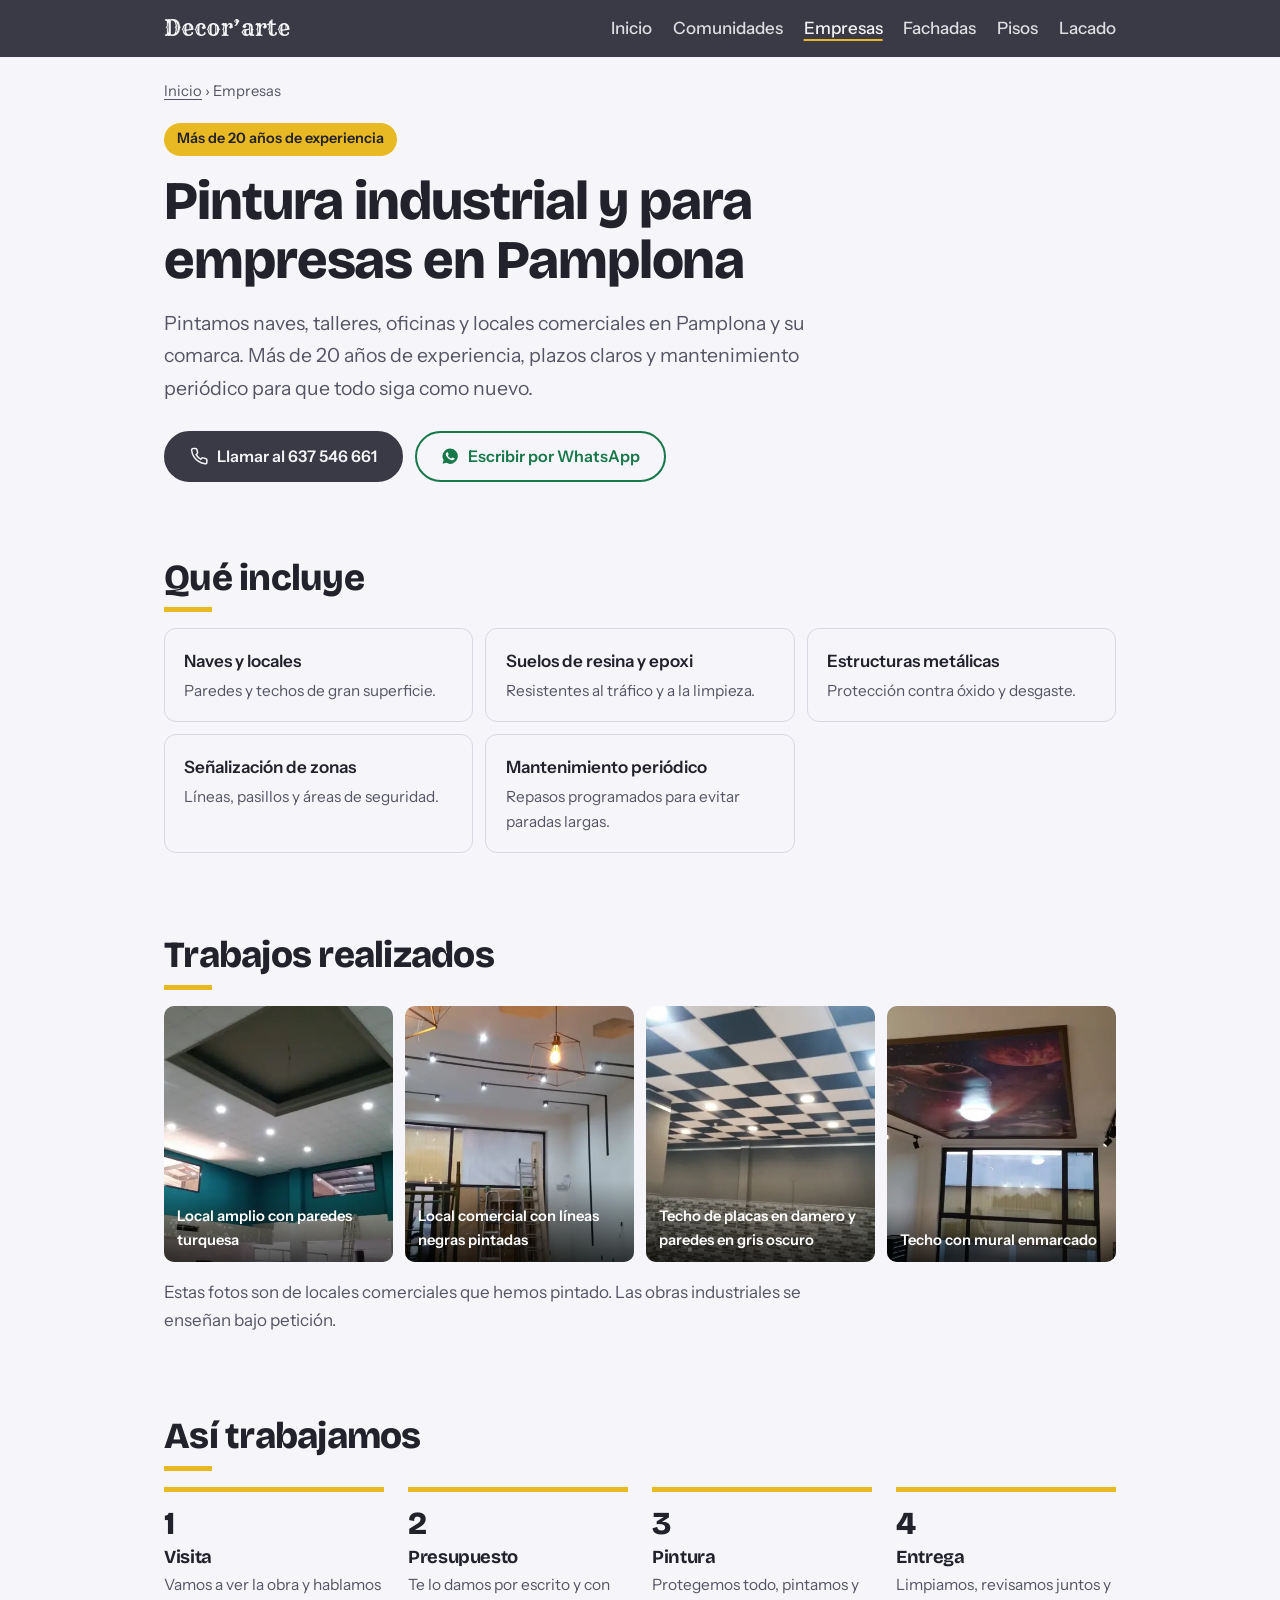
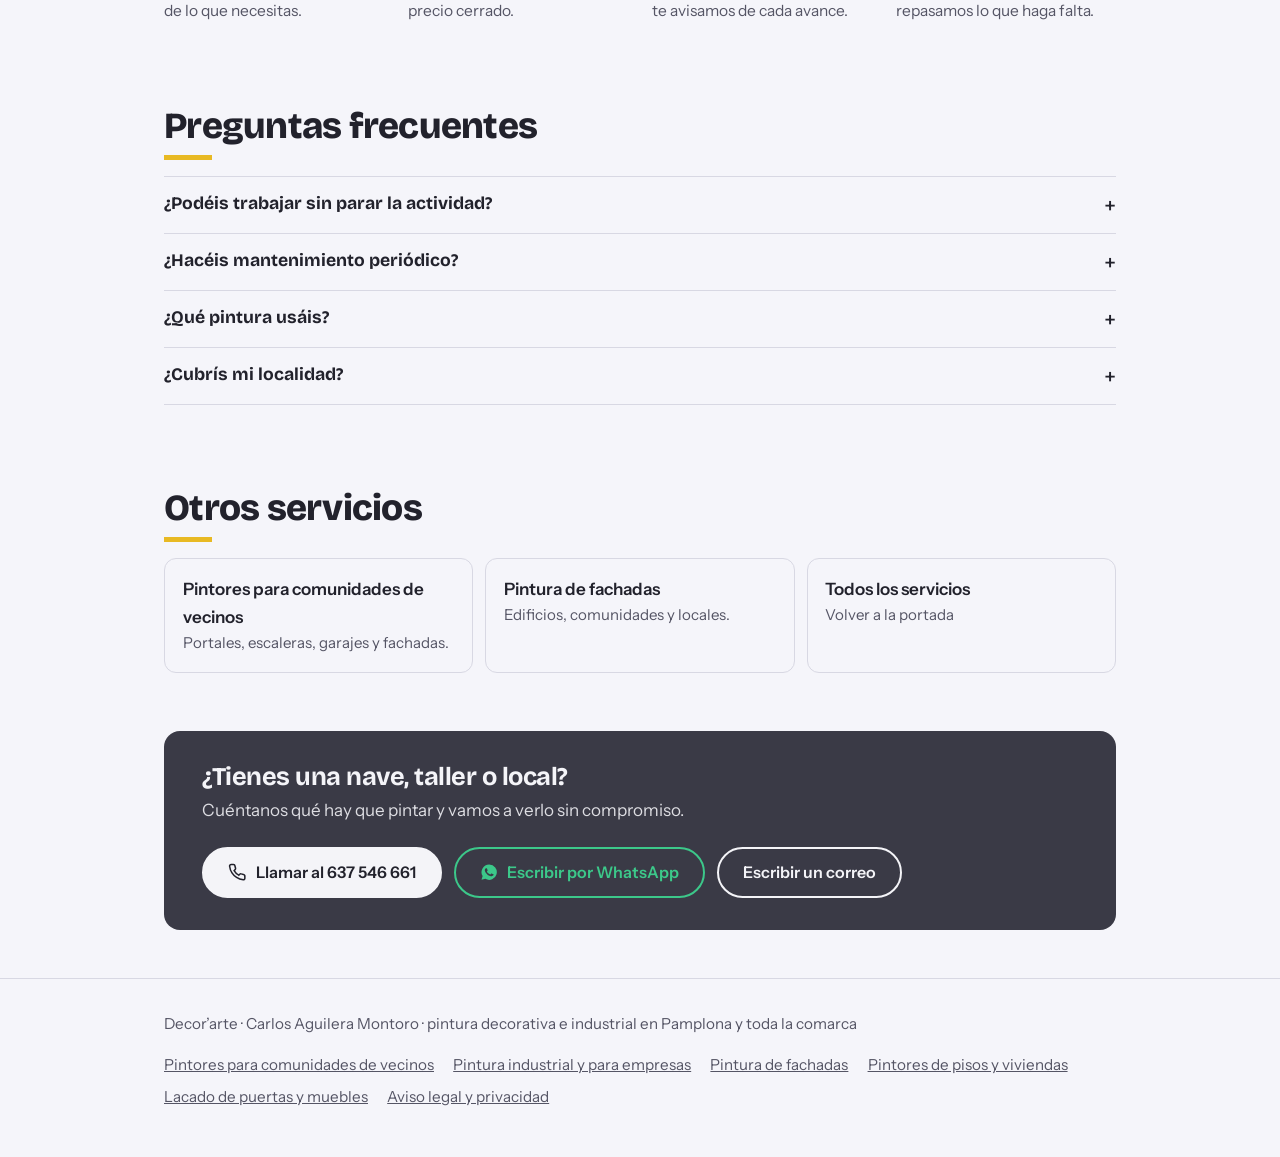
<file: pintura-industrial-empresas-pamplona/index.html>
<!doctype html>
<html lang="es">
<head>
<meta charset="utf-8">
<meta http-equiv="Content-Security-Policy" content="default-src 'self'; script-src 'self' 'unsafe-inline' https://static.cloudflareinsights.com; style-src 'self' 'unsafe-inline'; img-src 'self' data:; font-src 'self'; connect-src 'self' https://cloudflareinsights.com; object-src 'none'; base-uri 'self'; form-action 'self' mailto:">
<meta name="viewport" content="width=device-width,initial-scale=1">
<title>Pintura industrial y para empresas en Pamplona · Decor’arte</title>
<meta name="description" content="Pintura industrial para naves, locales comerciales y talleres en Pamplona y su comarca: suelos de resina y epoxi, estructuras metálicas, señalización y mantenimiento.">
<link rel="canonical" href="https://decor-arte.com/pintura-industrial-empresas-pamplona/">
<meta property="og:type" content="website"><meta property="og:locale" content="es_ES"><meta property="og:site_name" content="Decor’arte">
<meta property="og:title" content="Pintura industrial y para empresas en Pamplona · Decor’arte"><meta property="og:description" content="Pintura industrial para naves, locales comerciales y talleres en Pamplona y su comarca: suelos de resina y epoxi, estructuras metálicas, señalización y mantenimiento."><meta property="og:url" content="https://decor-arte.com/pintura-industrial-empresas-pamplona/">
<meta property="og:image" content="https://decor-arte.com/og-image.png"><meta name="twitter:card" content="summary_large_image">
<link rel="icon" href="/favicon.svg" type="image/svg+xml"><link rel="icon" href="/favicon-32.png" sizes="32x32" type="image/png"><link rel="apple-touch-icon" href="/apple-touch-icon.png">
<meta name="theme-color" content="#3a3a46">
<link rel="preload" href="/fuentes/bricolage-grotesque-normal.woff2" as="font" type="font/woff2" crossorigin>
<link rel="stylesheet" href="/servicio.css">
<script type="application/ld+json">{"@context": "https://schema.org", "@type": "Service", "name": "Pintura industrial y para empresas en Pamplona", "serviceType": "Pintura industrial y para empresas en Pamplona", "url": "https://decor-arte.com/pintura-industrial-empresas-pamplona/", "provider": {"@type": "HousePainter", "name": "Decor’arte", "url": "https://decor-arte.com/", "telephone": "+34637546661", "email": "info@decor-arte.com", "address": {"@type": "PostalAddress", "addressLocality": "Pamplona", "addressRegion": "Navarra", "addressCountry": "ES"}}, "areaServed": ["Pamplona", "Burlada", "Villava", "Barañáin", "Zizur Mayor", "Mutilva", "Huarte", "Berriozar", "Ansoáin", "Sarriguren"]}</script>
<script type="application/ld+json">{"@context": "https://schema.org", "@type": "FAQPage", "mainEntity": [{"@type": "Question", "name": "¿Podéis trabajar sin parar la actividad?", "acceptedAnswer": {"@type": "Answer", "text": "Lo hablamos en la visita. Se puede organizar por zonas, por turnos o en horario fuera de apertura, según lo que necesite cada empresa."}}, {"@type": "Question", "name": "¿Hacéis mantenimiento periódico?", "acceptedAnswer": {"@type": "Answer", "text": "Sí. Podemos acordar repasos programados para que la nave o el local mantenga el acabado y no haya que hacer una obra grande."}}, {"@type": "Question", "name": "¿Qué pintura usáis?", "acceptedAnswer": {"@type": "Answer", "text": "Trabajamos con pinturas Titan y sistemas para industria: esmaltes, pinturas para metal y suelos. Elegimos el sistema según el uso."}}, {"@type": "Question", "name": "¿Cubrís mi localidad?", "acceptedAnswer": {"@type": "Answer", "text": "Trabajamos en Pamplona y en toda la cuenca, por ejemplo en Burlada, Villava, Barañáin, Zizur Mayor, Mutilva, Huarte, Berriozar, Ansoáin o Sarriguren. Si tu localidad no está en la lista, pregúntanos."}}]}</script>
<script type="application/ld+json">{"@context": "https://schema.org", "@type": "BreadcrumbList", "itemListElement": [{"@type": "ListItem", "position": 1, "name": "Inicio", "item": "https://decor-arte.com/"}, {"@type": "ListItem", "position": 2, "name": "Pintura industrial y para empresas en Pamplona", "item": "https://decor-arte.com/pintura-industrial-empresas-pamplona/"}]}</script>
</head>
<body>
<header class="top"><div class="wrap"><a class="mark" href="/">Decor’arte</a><nav aria-label="Servicios"><a href="/">Inicio</a><a href="/pintores-comunidades-pamplona/">Comunidades</a><a href="/pintura-industrial-empresas-pamplona/" aria-current="page">Empresas</a><a href="/pintura-fachadas-pamplona/">Fachadas</a><a href="/pintores-pisos-pamplona/">Pisos</a><a href="/lacado-puertas-muebles-pamplona/">Lacado</a></nav></div></header>
<main>
<div class="wrap">
<p class="crumbs"><a href="/">Inicio</a> › Empresas</p>
<div class="hero">
<span class="badge">Más de 20 años de experiencia</span>
<h1>Pintura industrial y para empresas en Pamplona</h1>
<p class="lead">Pintamos naves, talleres, oficinas y locales comerciales en Pamplona y su comarca. Más de 20 años de experiencia, plazos claros y mantenimiento periódico para que todo siga como nuevo.</p>
<div class="ctas"><a class="btn primary" href="tel:+34637546661"><svg viewBox="0 0 24 24" fill="none" stroke="currentColor" stroke-width="2" aria-hidden="true"><path d="M22 16.9v3a2 2 0 0 1-2.2 2 19.8 19.8 0 0 1-8.6-3.1 19.5 19.5 0 0 1-6-6A19.8 19.8 0 0 1 2.1 4.2 2 2 0 0 1 4.1 2h3a2 2 0 0 1 2 1.7c.1 1 .4 1.9.7 2.8a2 2 0 0 1-.5 2.1L8 9.9a16 16 0 0 0 6 6l1.3-1.3a2 2 0 0 1 2.1-.4c.9.3 1.8.6 2.8.7a2 2 0 0 1 1.7 2z"/></svg> Llamar al 637 546 661</a><a class="btn wa" href="https://wa.me/34637546661?text=Hola%20Carlos%2C%20tengo%20una%20empresa%20o%20local%20y%20querr%C3%ADa%20pedir%20un%20presupuesto%20de%20pintura%20industrial."><svg viewBox="0 0 24 24" fill="currentColor" aria-hidden="true"><path d="M12 2a10 10 0 0 0-8.6 15.1L2 22l5-1.3A10 10 0 1 0 12 2zm5.2 14.1c-.2.6-1.3 1.2-1.8 1.2-.5.1-1 .1-3.3-.8-2.8-1.1-4.6-4-4.7-4.2-.1-.2-1.1-1.5-1.1-2.9s.7-2 1-2.3c.2-.3.5-.3.7-.3h.5c.2 0 .4 0 .6.5l.8 2c.1.2.1.4 0 .5l-.3.5-.4.4c-.1.1-.3.3-.1.6.2.3.8 1.3 1.7 2.1 1.2 1 2.1 1.3 2.4 1.5.3.1.5.1.6-.1l.9-1c.2-.3.4-.2.6-.1l1.9.9c.3.1.5.2.5.3.1.2.1.7-.1 1.2z"/></svg> Escribir por WhatsApp</a></div>
</div>
<section><h2>Qué incluye</h2><ul class="list"><li>Naves y locales<span>Paredes y techos de gran superficie.</span></li><li>Suelos de resina y epoxi<span>Resistentes al tráfico y a la limpieza.</span></li><li>Estructuras metálicas<span>Protección contra óxido y desgaste.</span></li><li>Señalización de zonas<span>Líneas, pasillos y áreas de seguridad.</span></li><li>Mantenimiento periódico<span>Repasos programados para evitar paradas largas.</span></li></ul></section>
<section><h2>Trabajos realizados</h2><ul class="shots"><li><img src="/fotos/local-turquesa-s.webp" width="800" height="450" loading="lazy" alt="Local amplio con paredes turquesa"><span>Local amplio con paredes turquesa</span></li><li><img src="/fotos/local-lineas-negras-s.webp" width="800" height="450" loading="lazy" alt="Local comercial con líneas negras pintadas"><span>Local comercial con líneas negras pintadas</span></li><li><img src="/fotos/techo-damero-s.webp" width="800" height="450" loading="lazy" alt="Techo de placas en damero y paredes en gris oscuro"><span>Techo de placas en damero y paredes en gris oscuro</span></li><li><img src="/fotos/techo-mural-s.webp" width="800" height="450" loading="lazy" alt="Techo con mural enmarcado"><span>Techo con mural enmarcado</span></li></ul><p class="note">Estas fotos son de locales comerciales que hemos pintado. Las obras industriales se enseñan bajo petición.</p></section>
<section><h2>Así trabajamos</h2><ol class="steps"><li><h3>Visita</h3><p>Vamos a ver la obra y hablamos de lo que necesitas.</p></li><li><h3>Presupuesto</h3><p>Te lo damos por escrito y con precio cerrado.</p></li><li><h3>Pintura</h3><p>Protegemos todo, pintamos y te avisamos de cada avance.</p></li><li><h3>Entrega</h3><p>Limpiamos, revisamos juntos y repasamos lo que haga falta.</p></li></ol></section>
<section class="faq"><h2>Preguntas frecuentes</h2><details><summary>¿Podéis trabajar sin parar la actividad?</summary><p>Lo hablamos en la visita. Se puede organizar por zonas, por turnos o en horario fuera de apertura, según lo que necesite cada empresa.</p></details><details><summary>¿Hacéis mantenimiento periódico?</summary><p>Sí. Podemos acordar repasos programados para que la nave o el local mantenga el acabado y no haya que hacer una obra grande.</p></details><details><summary>¿Qué pintura usáis?</summary><p>Trabajamos con pinturas Titan y sistemas para industria: esmaltes, pinturas para metal y suelos. Elegimos el sistema según el uso.</p></details><details><summary>¿Cubrís mi localidad?</summary><p>Trabajamos en Pamplona y en toda la cuenca, por ejemplo en Burlada, Villava, Barañáin, Zizur Mayor, Mutilva, Huarte, Berriozar, Ansoáin o Sarriguren. Si tu localidad no está en la lista, pregúntanos.</p></details></section>
<section><h2>Otros servicios</h2><div class="more"><a href="/pintores-comunidades-pamplona/">Pintores para comunidades de vecinos<span>Portales, escaleras, garajes y fachadas.</span></a><a href="/pintura-fachadas-pamplona/">Pintura de fachadas<span>Edificios, comunidades y locales.</span></a><a href="/">Todos los servicios<span>Volver a la portada</span></a></div></section>
<div class="cta"><h2>¿Tienes una nave, taller o local?</h2><p>Cuéntanos qué hay que pintar y vamos a verlo sin compromiso.</p><div class="ctas"><a class="btn primary" href="tel:+34637546661"><svg viewBox="0 0 24 24" fill="none" stroke="currentColor" stroke-width="2" aria-hidden="true"><path d="M22 16.9v3a2 2 0 0 1-2.2 2 19.8 19.8 0 0 1-8.6-3.1 19.5 19.5 0 0 1-6-6A19.8 19.8 0 0 1 2.1 4.2 2 2 0 0 1 4.1 2h3a2 2 0 0 1 2 1.7c.1 1 .4 1.9.7 2.8a2 2 0 0 1-.5 2.1L8 9.9a16 16 0 0 0 6 6l1.3-1.3a2 2 0 0 1 2.1-.4c.9.3 1.8.6 2.8.7a2 2 0 0 1 1.7 2z"/></svg> Llamar al 637 546 661</a><a class="btn wa" href="https://wa.me/34637546661?text=Hola%20Carlos%2C%20tengo%20una%20empresa%20o%20local%20y%20querr%C3%ADa%20pedir%20un%20presupuesto%20de%20pintura%20industrial."><svg viewBox="0 0 24 24" fill="currentColor" aria-hidden="true"><path d="M12 2a10 10 0 0 0-8.6 15.1L2 22l5-1.3A10 10 0 1 0 12 2zm5.2 14.1c-.2.6-1.3 1.2-1.8 1.2-.5.1-1 .1-3.3-.8-2.8-1.1-4.6-4-4.7-4.2-.1-.2-1.1-1.5-1.1-2.9s.7-2 1-2.3c.2-.3.5-.3.7-.3h.5c.2 0 .4 0 .6.5l.8 2c.1.2.1.4 0 .5l-.3.5-.4.4c-.1.1-.3.3-.1.6.2.3.8 1.3 1.7 2.1 1.2 1 2.1 1.3 2.4 1.5.3.1.5.1.6-.1l.9-1c.2-.3.4-.2.6-.1l1.9.9c.3.1.5.2.5.3.1.2.1.7-.1 1.2z"/></svg> Escribir por WhatsApp</a><a class="btn" href="mailto:info@decor-arte.com">Escribir un correo</a></div></div>
</div>
</main>
<footer><div class="wrap"><span>Decor’arte · Carlos Aguilera Montoro · pintura decorativa e industrial en Pamplona y toda la comarca</span><nav aria-label="Páginas"><a href="/pintores-comunidades-pamplona/">Pintores para comunidades de vecinos</a><a href="/pintura-industrial-empresas-pamplona/">Pintura industrial y para empresas</a><a href="/pintura-fachadas-pamplona/">Pintura de fachadas</a><a href="/pintores-pisos-pamplona/">Pintores de pisos y viviendas</a><a href="/lacado-puertas-muebles-pamplona/">Lacado de puertas y muebles</a><a href="/aviso-legal/">Aviso legal y privacidad</a></nav></div></footer>
<div class="callbar"><a class="btn primary" href="tel:+34637546661"><svg viewBox="0 0 24 24" fill="none" stroke="currentColor" stroke-width="2" aria-hidden="true"><path d="M22 16.9v3a2 2 0 0 1-2.2 2 19.8 19.8 0 0 1-8.6-3.1 19.5 19.5 0 0 1-6-6A19.8 19.8 0 0 1 2.1 4.2 2 2 0 0 1 4.1 2h3a2 2 0 0 1 2 1.7c.1 1 .4 1.9.7 2.8a2 2 0 0 1-.5 2.1L8 9.9a16 16 0 0 0 6 6l1.3-1.3a2 2 0 0 1 2.1-.4c.9.3 1.8.6 2.8.7a2 2 0 0 1 1.7 2z"/></svg> Llamar</a><a class="btn wa" href="https://wa.me/34637546661?text=Hola%20Carlos%2C%20tengo%20una%20empresa%20o%20local%20y%20querr%C3%ADa%20pedir%20un%20presupuesto%20de%20pintura%20industrial."><svg viewBox="0 0 24 24" fill="currentColor" aria-hidden="true"><path d="M12 2a10 10 0 0 0-8.6 15.1L2 22l5-1.3A10 10 0 1 0 12 2zm5.2 14.1c-.2.6-1.3 1.2-1.8 1.2-.5.1-1 .1-3.3-.8-2.8-1.1-4.6-4-4.7-4.2-.1-.2-1.1-1.5-1.1-2.9s.7-2 1-2.3c.2-.3.5-.3.7-.3h.5c.2 0 .4 0 .6.5l.8 2c.1.2.1.4 0 .5l-.3.5-.4.4c-.1.1-.3.3-.1.6.2.3.8 1.3 1.7 2.1 1.2 1 2.1 1.3 2.4 1.5.3.1.5.1.6-.1l.9-1c.2-.3.4-.2.6-.1l1.9.9c.3.1.5.2.5.3.1.2.1.7-.1 1.2z"/></svg> WhatsApp</a></div>
<!-- Cloudflare Web Analytics (sin cookies) --><script defer src='https://static.cloudflareinsights.com/beacon.min.js' data-cf-beacon='{"token": "c9a8200bb6ec4793aa962c038cfc650b"}'></script>
</body>
</html>
</file>
<file: servicio.css>
@font-face { font-family: 'Bricolage Grotesque'; font-style: normal; font-weight: 400 800; font-stretch: 100%; font-display: swap; src: url(/fuentes/bricolage-grotesque-normal.woff2) format('woff2'); unicode-range: U+0000-00FF, U+0131, U+0152-0153, U+02BB-02BC, U+02C6, U+02DA, U+02DC, U+0304, U+0308, U+0329, U+2000-206F, U+20AC, U+2122, U+2191, U+2193, U+2212, U+2215, U+FEFF, U+FFFD; }
@font-face { font-family: 'Instrument Sans'; font-style: italic; font-weight: 600; font-stretch: 100%; font-display: swap; src: url(/fuentes/instrument-sans-italic.woff2) format('woff2'); unicode-range: U+0000-00FF, U+0131, U+0152-0153, U+02BB-02BC, U+02C6, U+02DA, U+02DC, U+0304, U+0308, U+0329, U+2000-206F, U+20AC, U+2122, U+2191, U+2193, U+2212, U+2215, U+FEFF, U+FFFD; }
@font-face { font-family: 'Instrument Sans'; font-style: normal; font-weight: 400; font-stretch: 100%; font-display: swap; src: url(/fuentes/instrument-sans-normal.woff2) format('woff2'); unicode-range: U+0000-00FF, U+0131, U+0152-0153, U+02BB-02BC, U+02C6, U+02DA, U+02DC, U+0304, U+0308, U+0329, U+2000-206F, U+20AC, U+2122, U+2191, U+2193, U+2212, U+2215, U+FEFF, U+FFFD; }
@font-face { font-family: 'Instrument Sans'; font-style: normal; font-weight: 500; font-stretch: 100%; font-display: swap; src: url(/fuentes/instrument-sans-normal.woff2) format('woff2'); unicode-range: U+0000-00FF, U+0131, U+0152-0153, U+02BB-02BC, U+02C6, U+02DA, U+02DC, U+0304, U+0308, U+0329, U+2000-206F, U+20AC, U+2122, U+2191, U+2193, U+2212, U+2215, U+FEFF, U+FFFD; }
@font-face { font-family: 'Instrument Sans'; font-style: normal; font-weight: 600; font-stretch: 100%; font-display: swap; src: url(/fuentes/instrument-sans-normal.woff2) format('woff2'); unicode-range: U+0000-00FF, U+0131, U+0152-0153, U+02BB-02BC, U+02C6, U+02DA, U+02DC, U+0304, U+0308, U+0329, U+2000-206F, U+20AC, U+2122, U+2191, U+2193, U+2212, U+2215, U+FEFF, U+FFFD; }
@font-face { font-family: 'Rye'; font-style: normal; font-weight: 400; font-display: swap; src: url(/fuentes/rye-normal.woff2) format('woff2'); unicode-range: U+0000-00FF, U+0131, U+0152-0153, U+02BB-02BC, U+02C6, U+02DA, U+02DC, U+0304, U+0308, U+0329, U+2000-206F, U+20AC, U+2122, U+2191, U+2193, U+2212, U+2215, U+FEFF, U+FFFD; }
:root{
  --paper:#f5f5fa; --paper-2:#eaeaf2; --sand:#e6dfce;
  --ink:#22222c; --ink-soft:#555565; --line:#d8d8e3;
  --band:#3a3a46; --band-ink:#f4f4f8;
  --green:#17784a; --focus:#2f5fe0; --accent:#e8b923;
  box-sizing:border-box;
  padding-top:env(safe-area-inset-top,0px);
  padding-bottom:env(safe-area-inset-bottom,0px);
  color-scheme:light;
}
@media (prefers-color-scheme: dark){
  :root:not([data-theme="light"]){
    --paper:#16161c; --paper-2:#1f1f27; --sand:#23222a;
    --ink:#ececf2; --ink-soft:#a8a8b8; --line:#33333f;
    --band:#4c4c5e; --band-ink:#f6f6fa;
    --green:#3cc88a; --focus:#ffd24a;
    color-scheme:dark;
  }
}
:root[data-theme="dark"]{
  --paper:#16161c; --paper-2:#1f1f27; --sand:#23222a;
  --ink:#ececf2; --ink-soft:#a8a8b8; --line:#33333f;
  --band:#4c4c5e; --band-ink:#f6f6fa;
  --green:#3cc88a; --focus:#ffd24a;
  color-scheme:dark;
}
*,*::before,*::after{box-sizing:border-box}
html{scroll-behavior:smooth}
body{margin:0;background:var(--paper);color:var(--ink);font:400 1.0625rem/1.65 "Instrument Sans",system-ui,sans-serif;-webkit-font-smoothing:antialiased}
h1,h2,h3{font-family:"Bricolage Grotesque","Instrument Sans",system-ui,sans-serif;letter-spacing:-.02em;line-height:1.08;margin:0}
p{margin:0}a{color:inherit}
:focus-visible{outline:3px solid var(--focus);outline-offset:3px;border-radius:4px}
.wrap{max-width:62rem;margin:0 auto;padding-inline:1.25rem}
.top{background:var(--band);color:var(--band-ink)}
.top .wrap{display:flex;justify-content:space-between;align-items:center;gap:1rem;padding-block:.9rem;flex-wrap:wrap}
.mark{font:400 1.4rem/1 Rye,serif;text-decoration:none}
.top nav{display:flex;gap:1.3rem;flex-wrap:wrap;font-weight:500}
.top nav a{text-decoration:none;opacity:.88}.top nav a:hover,.top nav a[aria-current]{opacity:1;text-decoration:underline;text-decoration-color:var(--accent);text-underline-offset:5px;text-decoration-thickness:2px}
.crumbs{font-size:.92rem;color:var(--ink-soft);padding-top:1.4rem}.crumbs a{text-underline-offset:3px}
.hero{padding:1.2rem 0 2.2rem}
.hero h1{font-size:clamp(2.1rem,5.4vw,3.4rem);font-weight:800;max-width:20ch}
.lead{font-size:clamp(1.05rem,2vw,1.22rem);color:var(--ink-soft);max-width:52ch;margin:1.1rem 0 1.7rem}
.badge{display:inline-block;margin-bottom:1rem;padding:.3rem .8rem;border-radius:999px;background:var(--accent);color:#22222c;font-weight:700;font-size:.9rem}
.btn{display:inline-flex;align-items:center;gap:.55rem;padding:.9rem 1.5rem;border-radius:999px;font:600 1rem/1 "Instrument Sans",system-ui,sans-serif;text-decoration:none;border:2px solid var(--band);background:transparent;color:var(--ink);transition:transform .2s,box-shadow .2s}
@media (hover:hover){.btn:hover{transform:translateY(-2px);box-shadow:0 6px 14px rgba(0,0,0,.16)}}
.btn.primary{background:var(--band);color:var(--band-ink)}.btn.wa{border-color:var(--green);color:var(--green)}
.btn svg{width:1.15em;height:1.15em;flex:none}
.ctas{display:flex;flex-wrap:wrap;gap:.75rem}
section{padding:2.6rem 0}
section h2{font-size:clamp(1.6rem,3.6vw,2.3rem);font-weight:800;margin-bottom:1rem}
section h2::after{content:"";display:block;width:3rem;height:5px;background:var(--accent);margin-top:.55rem}
.list{list-style:none;margin:0;padding:0;display:grid;grid-template-columns:repeat(auto-fit,minmax(15rem,1fr));gap:.75rem}
.list li{border:1px solid var(--line);border-radius:12px;padding:1.1rem 1.2rem;font-weight:600}
.list li span{display:block;font-weight:400;color:var(--ink-soft);font-size:.96rem;margin-top:.2rem}
.shots{display:grid;grid-template-columns:repeat(auto-fit,minmax(14rem,1fr));gap:.75rem;margin:0;padding:0;list-style:none}
.shots li{margin:0;border-radius:10px;overflow:hidden;background:var(--paper-2);position:relative}
.shots img{display:block;width:100%;height:16rem;object-fit:cover}
.shots span{position:absolute;left:0;right:0;bottom:0;padding:1.4rem .8rem .6rem;color:#fff;font-size:.92rem;font-weight:600;background:linear-gradient(transparent,rgba(0,0,0,.72))}
.note{color:var(--ink-soft);margin-top:1rem;max-width:60ch}
.steps{list-style:none;margin:0;padding:0;display:grid;grid-template-columns:repeat(auto-fit,minmax(12rem,1fr));gap:1.5rem;counter-reset:s}
.steps li{counter-increment:s;padding-top:1rem;border-top:5px solid var(--accent)}
.steps li::before{content:counter(s);display:block;font:800 2rem/1 "Bricolage Grotesque",sans-serif;margin-bottom:.5rem}
.steps h3{font-size:1.15rem;margin-bottom:.3rem}.steps p{color:var(--ink-soft);font-size:.97rem}
.faq details{border-top:1px solid var(--line);padding:1rem 0}.faq details:last-child{border-bottom:1px solid var(--line)}
.faq summary{cursor:pointer;list-style:none;display:flex;justify-content:space-between;gap:1rem;font:700 1.1rem/1.3 "Bricolage Grotesque",sans-serif}
.faq summary::-webkit-details-marker{display:none}.faq summary::after{content:"+";font-weight:400;font-size:1.5rem;line-height:1;transition:transform .2s}
.faq details[open] summary::after{transform:rotate(45deg)}.faq details p{color:var(--ink-soft);margin-top:.6rem;max-width:62ch}
.more{display:grid;grid-template-columns:repeat(auto-fit,minmax(13rem,1fr));gap:.75rem}
.more a{display:block;padding:1rem 1.1rem;border:1px solid var(--line);border-radius:12px;text-decoration:none;font-weight:600}
.more a span{display:block;font-weight:400;color:var(--ink-soft);font-size:.94rem}
@media (hover:hover){.more a:hover{border-color:var(--accent);background:var(--paper-2)}}
.cta{background:var(--band);color:var(--band-ink);border-radius:16px;padding:2rem clamp(1.2rem,4vw,2.4rem);margin:1rem 0 3rem}
.cta h2::after{display:none}.cta p{opacity:.88;margin:.4rem 0 1.4rem;max-width:48ch}
.cta .btn{border-color:var(--band-ink);color:var(--band-ink)}.cta .btn.primary{background:var(--band-ink);color:#22222c}.cta .btn.wa{border-color:#3cc88a;color:#3cc88a}
footer{border-top:1px solid var(--line);padding:2rem 0 3rem;color:var(--ink-soft);font-size:.95rem}
footer .wrap{display:grid;gap:1rem}footer nav{display:flex;flex-wrap:wrap;gap:.4rem 1.2rem}
.callbar{display:none}
@media (max-width:640px){body{padding-bottom:5rem}
.callbar{display:grid;grid-template-columns:1fr 1fr;gap:.6rem;position:fixed;left:0;right:0;bottom:0;z-index:20;padding:.7rem 1rem calc(.7rem + env(safe-area-inset-bottom,0px));background:var(--paper);border-top:1px solid var(--line)}
.callbar .btn{justify-content:center;padding:.85rem}.callbar .btn.wa{background:var(--green);border-color:var(--green);color:#fff}}
@media print{section{padding:1.2rem 0}section h2,.faq summary{break-after:avoid}.list li,.shots li,.steps li,.faq details,.more a,.cta{break-inside:avoid}.faq details p{display:block}}
@media (prefers-reduced-motion:reduce){.btn{transition:none}html{scroll-behavior:auto}}
</file>
